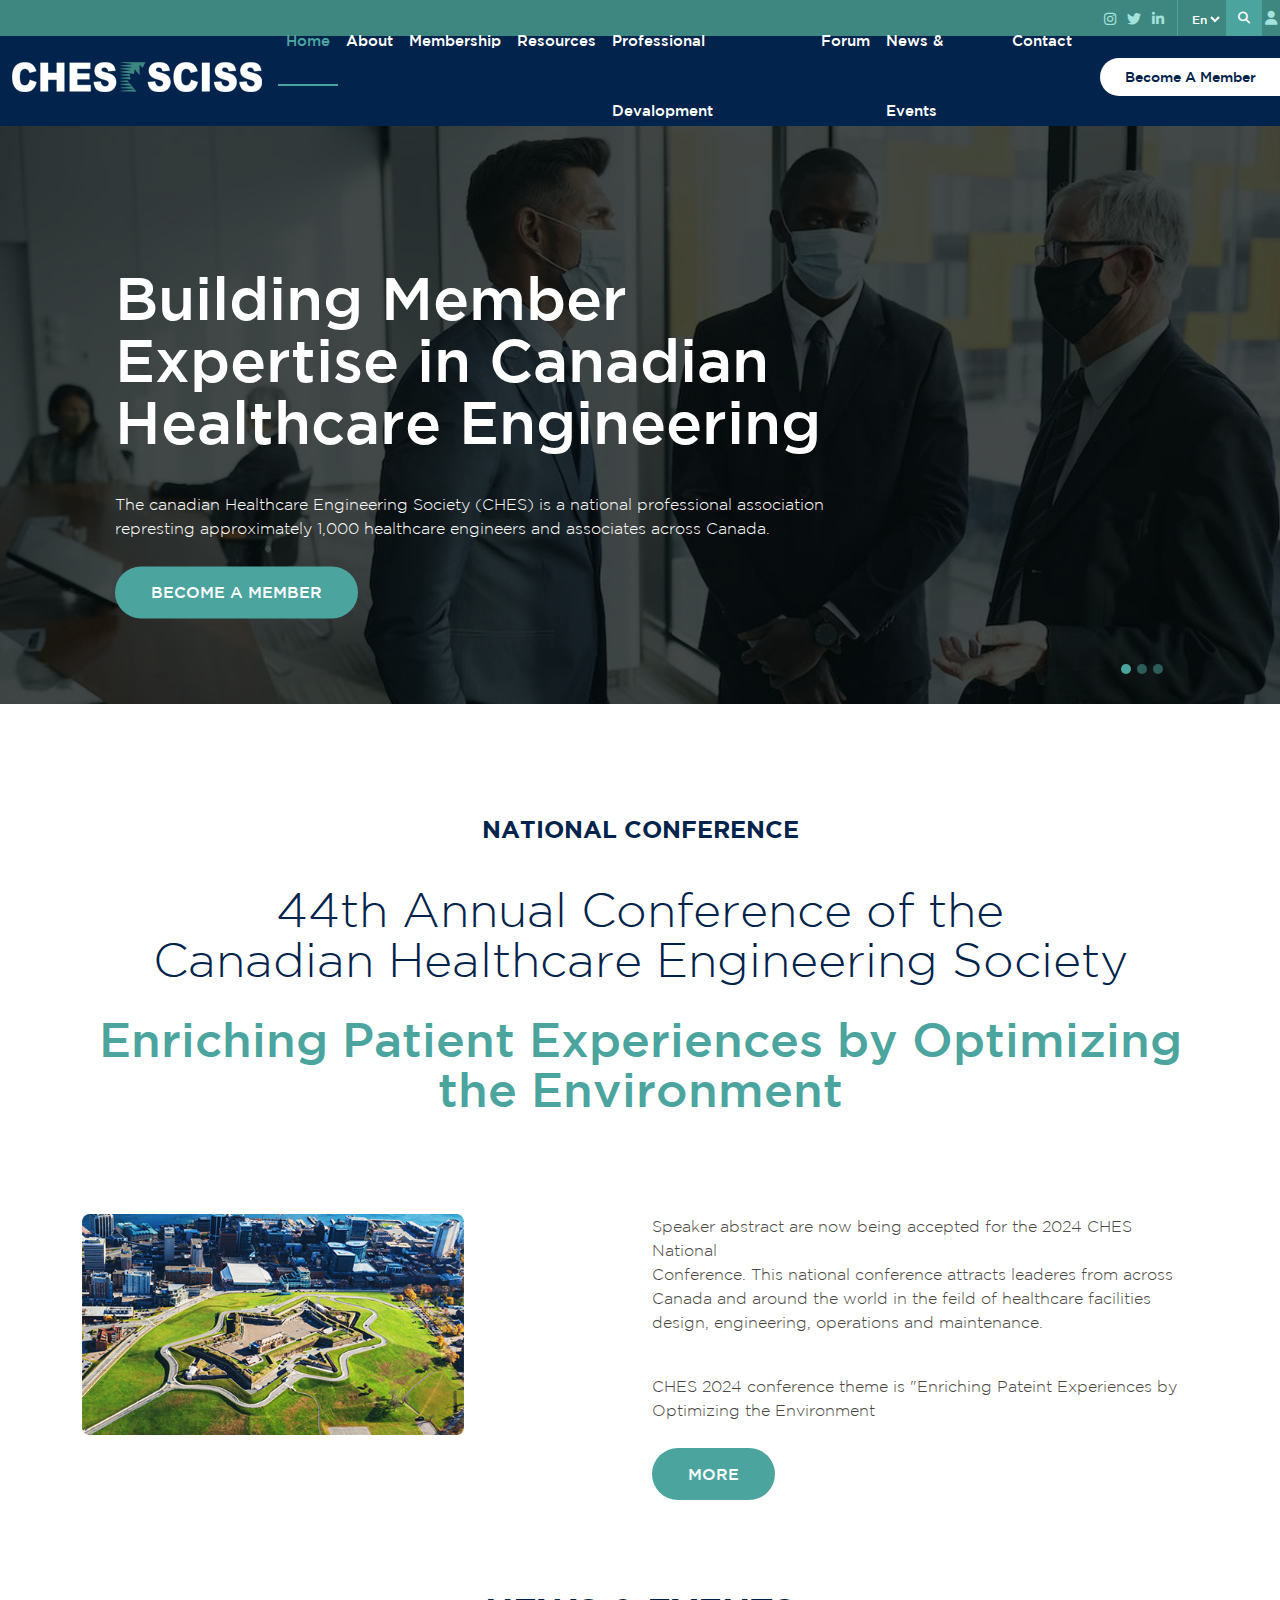
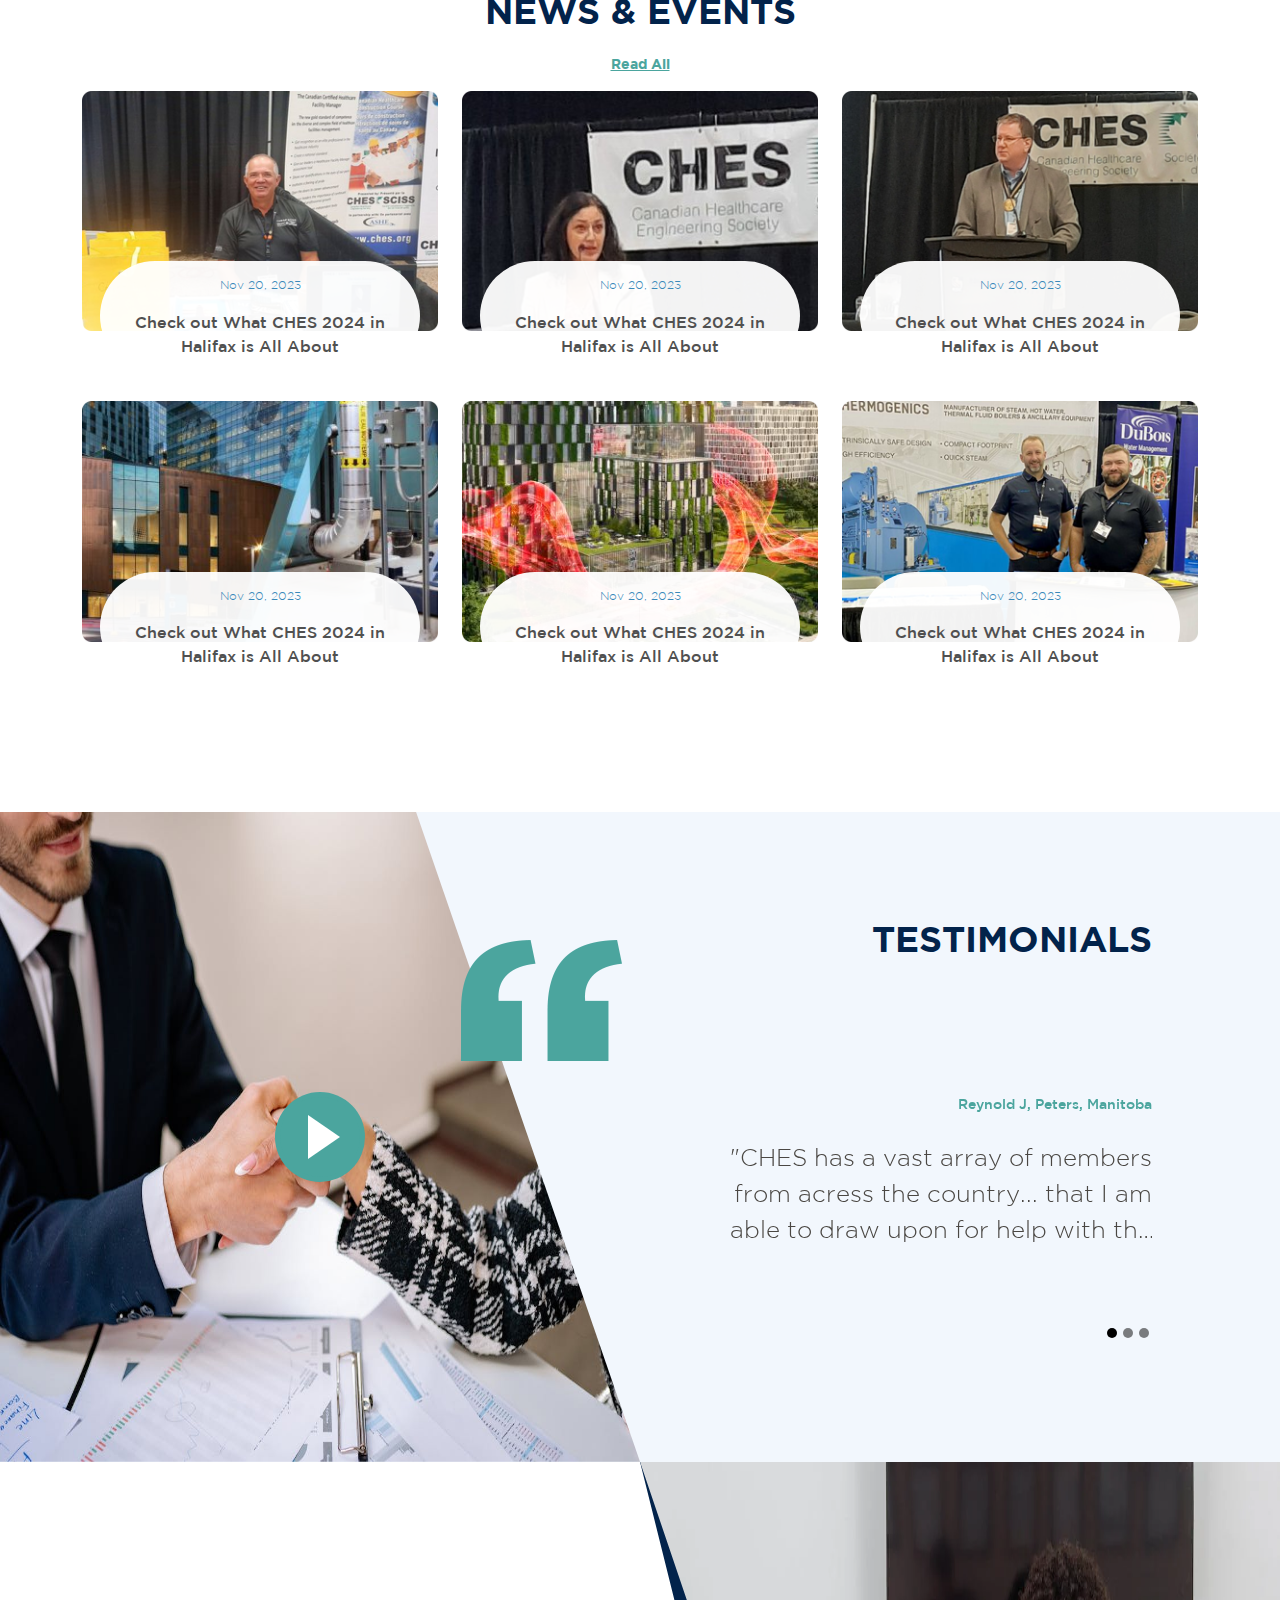
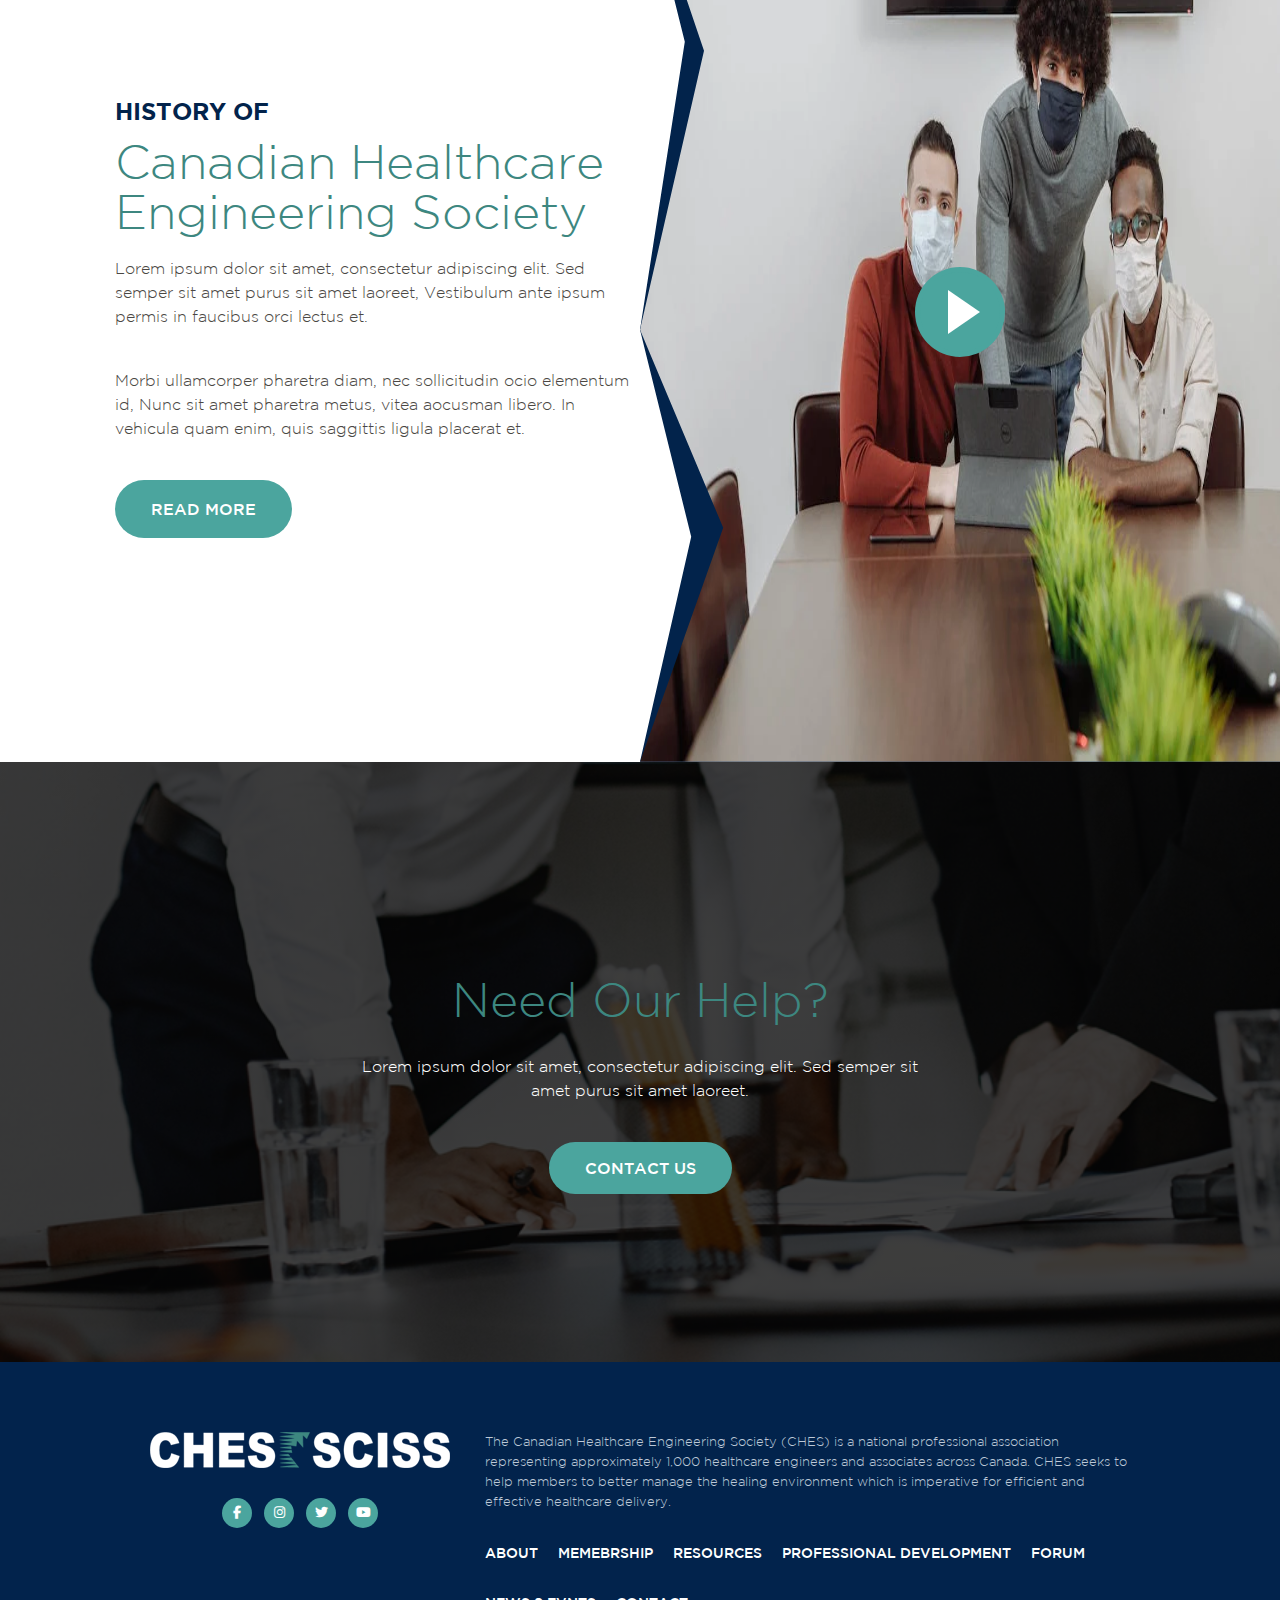
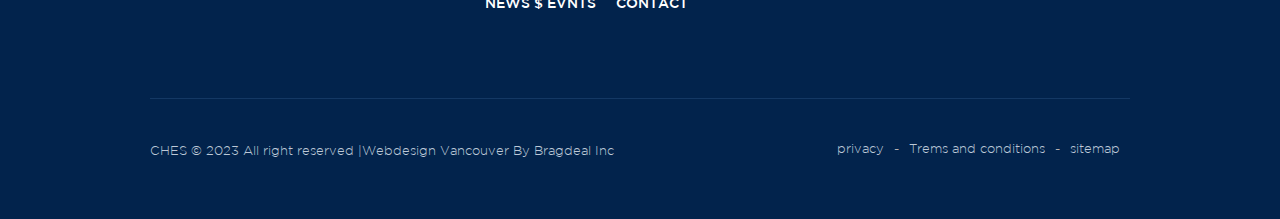
<file: index.html>
<!doctype html>
<html lang="en">
  <head>
    <!-- Required meta tags -->
    <meta charset="utf-8">
    <meta name="viewport" content="width=device-width, initial-scale=1">
    <link rel="icon" type="image/x-icon" href="img/fav.png">
    <!-- Bootstrap CSS -->
    <link href="css/bootstrap.min.css" rel="stylesheet">
    <link href="css/style.css" rel="stylesheet">
    <link rel="stylesheet" href="https://cdnjs.cloudflare.com/ajax/libs/font-awesome/6.5.1/css/all.min.css" crossorigin="anonymous" referrerpolicy="no-referrer" />
    <title>CHES SCISS</title>
  </head>
  <body>
    <!-- Header start -->
    <header>
      <div class="top-bar">
        <div>
          <a href="#"><i class="fa-brands fa-instagram fa"></i></a>
          <a href="#"><i class="fa-brands fa-twitter"></i></a>
          <a href="#"><i class="fa-brands fa-linkedin-in"></i></a>
        </div>
        <div class="search-area">
          <div>
            <select class="selectpicker" data-width="fit">
              <option
                data-content='<span class="flag-icon flag-icon-us"></span> English'>En</option>
              <option
                data-content='<span class="flag-icon flag-icon-mx"></span> Español'>Fr</option>
            </select>
          </div>
          <button onclick="openSearch()"><i
              class="fa-solid fa-magnifying-glass"></i></button>
              <a href="my-account.html" class="bg-none"><i
                class="fa-solid fa-user"></i></a>
        </div>
      </div>
      <nav class="navbar navbar-expand-lg navbar-light to-nav-bg">
        <div class="container-fluid">
            <a class="navbar-brand" href="index.html"><img src="img/logo.png" alt></a>
            <button class="navbar-toggler" type="button" data-bs-toggle="collapse"
                data-bs-target="#navbarSupportedContent"
                aria-controls="navbarSupportedContent" aria-expanded="false"
                aria-label="Toggle navigation">
                <img src="img/menubar.png" alt="" width="20">
            </button>
            <div class="collapse navbar-collapse" id="navbarSupportedContent">
              <ul class="navbar-nav mb-2 mb-lg-0">
                <li class="nav-item">
                  <a class="nav-link active" aria-current="page" href="index.html">Home</a>
                </li>
                <li class="nav-item">
                  <a class="nav-link" href="about-us.html">About</a>
                </li>
                <li class="nav-item">
                  <a class="nav-link" href="membership.html">Membership</a>
                </li>
                <li class="nav-item">
                  <a class="nav-link" href="resources.html">Resources</a>
                </li>
                <li class="nav-item">
                  <a class="nav-link" href="professional-development.html">Professional Devalopment</a>
                </li>
                <li class="nav-item">
                  <a class="nav-link" href="forum.html">Forum</a>
                </li>
                <li class="nav-item">
                  <a class="nav-link" href="news-events.html">News & Events</a>
                </li>
                <li class="nav-item">
                  <a class="nav-link" href="contact.html">Contact</a>
                </li>
              </ul>
              <form class="d-flex">
                <button class="become-member" type="submit">Become A
                  Member</button>
              </form>
            </div>
        </div>
    </nav>
    </header>
    <!-- banner Slider start -->
    <section class="banner-area">
      <div id="carouselExampleCaptions" class="carousel slide"
        data-bs-ride="carousel">
        <div class="carousel-indicators">
          <button type="button" data-bs-target="#carouselExampleCaptions"
            data-bs-slide-to="0" class="active" aria-current="true"
            aria-label="Slide 1"></button>
          <button type="button" data-bs-target="#carouselExampleCaptions"
            data-bs-slide-to="1" aria-label="Slide 2"></button>
          <button type="button" data-bs-target="#carouselExampleCaptions"
            data-bs-slide-to="2" aria-label="Slide 3"></button>
        </div>
        <div class="carousel-inner">
          <div class="carousel-item active">
            <img src="img/banner.png" class="d-block w-100" alt="...">
            <div class="carousel-caption">
              <div class="banner-text">
                <h1>Building Member Expertise in Canadian Healthcare
                  Engineering</h1>
                <p>The canadian Healthcare Engineering Society (CHES) is a
                  national professional association represting approximately
                  1,000
                  healthcare engineers and associates across Canada.</p>
                <a href="#" class="btn-style">BECOME A MEMBER</a>
              </div>
            </div>
          </div>
          <div class="carousel-item">
            <img src="img/banner.png" class="d-block w-100" alt="...">
            <div class="carousel-caption">
              <div class="banner-text">
                <h1>Building Member Expertise in Canadian Healthcare
                  Engineering</h1>
                <p>The canadian Healthcare Engineering Society (CHES) is a
                  national professional association represting approximately
                  1,000
                  healthcare engineers and associates across Canada.</p>
                <a href="#" class="btn-style">BECOME A MEMBER</a>
              </div>
            </div>
          </div>
          <div class="carousel-item">
            <img src="img/banner.png" class="d-block w-100" alt="...">
            <div class="carousel-caption">
              <div class="banner-text">
                <h1>Building Member Expertise in Canadian Healthcare
                  Engineering</h1>
                <p>The canadian Healthcare Engineering Society (CHES) is a
                  national professional association represting approximately
                  1,000
                  healthcare engineers and associates across Canada.</p>
                <a href="#" class="btn-style">BECOME A MEMBER</a>
              </div>
            </div>
          </div>
        </div>
      </div>
    </section>

    <!-- NATIONAL CONFERENCE start -->
    <section class="national-area mt-100">
      <div class="container">
        <div class="row">
          <div class="col-md-12">
            <h5>NATIONAL CONFERENCE</h5>
            <h4>44th Annual Conference of the <br>Canadian Healthcare
              Engineering Society</h4>
            <h3>Enriching Patient Experiences by Optimizing <br>the
              Environment</h3>
          </div>
        </div>
      </div>
    </section>
    <!--  start -->
    <section class="national-area mt-100">
      <div class="container">
        <div class="row mt-50">
          <div class="col-md-6">
            <div class="img-national">
              <img src="img/national.png" alt width="70%">
            </div>
          </div>
          <div class="col-md-6">
            <p>Speaker abstract are now being accepted for the 2024 CHES
              National <br>Conference. This national conference attracts
              leaderes from across <br>Canada and around the world in the feild
              of healthcare facilities design, engineering, operations and
              maintenance.<br><br></p>
            <p>CHES 2024 conference theme is "Enriching Pateint Experiences by
              Optimizing the Environment</p><br>
            <a href="#" class="btn-style">MORE</a>
          </div>
        </div>
      </div>
    </section>

    <!-- NEWS & EVETS start -->
    <section class="news-evets mt-100">
      <div class="container">
        <div class="row">
          <div class="col-12">
            <h2>NEWS & EVENTS</h2>
            <a class="sub-heading" href="#">Read All</a>
          </div>
          <div class="col-12 col-md-6 col-lg-4">
            <div class="card">
              <img src="img/news.png" alt>
              <div class="news-text">
                <h6>Nov 20, 2023</h6>
                <p>Check out What CHES 2024 in <br>Halifax is All About</p>
              </div>
            </div>
          </div>
          <div class="col-12 col-md-6 col-lg-4">
            <div class="card">
              <img src="img/news-2.png" alt>
              <div class="news-text">
                <h6>Nov 20, 2023</h6>
                <p>Check out What CHES 2024 in <br>Halifax is All About</p>
              </div>
            </div>
          </div>
          <div class="col-12 col-md-6 col-lg-4">
            <div class="card">
              <img src="img/news-3.png" alt>
              <div class="news-text">
                <h6>Nov 20, 2023</h6>
                <p>Check out What CHES 2024 in <br>Halifax is All About</p>
              </div>
            </div>
          </div>
          <div class="col-12 col-md-6 col-lg-4">
            <div class="card">
              <img src="img/news-4.png" alt>
              <div class="news-text">
                <h6>Nov 20, 2023</h6>
                <p>Check out What CHES 2024 in <br>Halifax is All About</p>
              </div>
            </div>
          </div>
          <div class="col-12 col-md-6 col-lg-4">
            <div class="card">
              <img src="img/news-6.png" alt>
              <div class="news-text">
                <h6>Nov 20, 2023</h6>
                <p>Check out What CHES 2024 in <br>Halifax is All About</p>
              </div>
            </div>
          </div>
          <div class="col-12 col-md-6 col-lg-4">
            <div class="card">
              <img src="img/news-7.png" alt>
              <div class="news-text">
                <h6>Nov 20, 2023</h6>
                <p>Check out What CHES 2024 in <br>Halifax is All About</p>
              </div>
            </div>
          </div>
        </div>
      </div>
    </section>

    <!-- TESTIMONIALS start -->
    <section class="testimonials_slider mt-100">
      <div class="container-fluid px-0">
        <div class="row">
          <div class="col-12">
            <div class="testimonials-area">
              <div class="test-img">
                <div class="play-btn">
                  <a  class="video-play-button" href="https://youtu.be/vlDzYIIOYmM" data-toggle="lightbox" data-gallery="youtubevideos">
                    <span></span>
                  </a>
                </div>
                <img src="img/test.png" alt>
              </div>
              <div class="testimonials">
                <div class="quoti-test"><img src="img/qut.png" alt></div>
                <div class="test-slide-area">
                  <h2>TESTIMONIALS</h2>
                  <div id="carouselExampleDark"  class="carousel carousel-dark slide" data-bs-ride="carousel">
                    <div class="carousel-indicators">
                      <button type="button" data-bs-target="#carouselExampleDark"
                        data-bs-slide-to="0" class="active" aria-current="true"
                        aria-label="Slide 1"></button>
                      <button type="button" data-bs-target="#carouselExampleDark"
                        data-bs-slide-to="1" aria-label="Slide 2"></button>
                      <button type="button" data-bs-target="#carouselExampleDark"
                        data-bs-slide-to="2" aria-label="Slide 3"></button>
                    </div>
                    <div class="carousel-inner">
                      <div class="carousel-item active" data-bs-interval="2000">
                        <div class="carousel-caption">
                          <h6>Reynold J, Peters, Manitoba</h6>
                          <p>"CHES has a vast array of members from acress the country... that I am able to draw upon for help with the planning and maintenance of our facilities."</p>
                        </div>
                      </div>
                      <div class="carousel-item" data-bs-interval="2000">
                        <div class="carousel-caption">
                          <h6>Reynold J, Peters, Manitoba</h6>
                          <p>"CHES has a vast array of members from acress the country... that I am able to draw upon for help with the planning and maintenance of our facilities."</p>
                        </div>
                      </div>
                      <div class="carousel-item">
                        <div class="carousel-caption">
                          <h6>Reynold J, Peters, Manitoba</h6>
                          <p>"CHES has a vast array of members from acress the country... that I am able to draw upon for help with the planning and maintenance of our facilities."</p>
                        </div>
                      </div>
                    </div>
                  </div>
                </div>
              </div>
            </div>
          </div>
        </div>
      </div>
    </section>

    <!-- HISTORY OF start -->
    <section class="history-section">
      <div class="container-fluid px-0">
        <div class="row">
          <div class="col-12">
            <div class="history-area">
              <div class="history-text">
                <h3>HISTORY OF</h3>
                <h4>Canadian Healthcare Engineering Society</h4>
                <p>Lorem ipsum dolor sit amet, consectetur adipiscing elit. Sed
                  semper sit amet purus sit amet laoreet, Vestibulum ante ipsum
                  permis in faucibus orci lectus et.
                </p>
                <p>Morbi ullamcorper pharetra diam, nec sollicitudin ocio
                  elementum id, Nunc sit amet pharetra metus, vitea aocusman
                  libero. In vehicula quam enim, quis saggittis ligula placerat
                  et.</p>
                <a href="#" class="btn-style">READ MORE</a>
              </div>
              <div class="his-img">
                <div class="history-img"><img src="img/history.png" alt></div>
                <div class="play-btn">
                  <!-- <button type="button"
                    data-bs-toggle="modal" data-bs-target="#staticBackdrop">
                    <span></span>
                  </button> -->
                  <a  class="video-play-button" href="https://youtu.be/vlDzYIIOYmM" data-toggle="lightbox" data-gallery="youtubevideos">
                    <span></span>
                  </a>
                </div>
              </div>
            </div>
          </div>
        </div>
      </div>
    </section>
    <!-- HISTORY OF start -->
    <!-- <section class="history-section">
      <div class="container-fluid px-0">
        <div class="row">
          <div class="col-12">
            <div class="history-area">
              <div class="his-img">
                <div class="history-img-left"><img src="img/history.png" alt></div>
                <div class="play-btn">
                  <a  class="video-play-button" href="https://youtu.be/vlDzYIIOYmM" data-toggle="lightbox" data-gallery="youtubevideos">
                    <span></span>
                  </a>
                </div>
              </div>
              <div class="history-text">
                <h3>HISTORY OF</h3>
                <h4>Canadian Healthcare Engineering Society</h4>
                <p>Lorem ipsum dolor sit amet, consectetur adipiscing elit. Sed
                  semper sit amet purus sit amet laoreet, Vestibulum ante ipsum
                  permis in faucibus orci lectus et.
                </p>
                <p>Morbi ullamcorper pharetra diam, nec sollicitudin ocio
                  elementum id, Nunc sit amet pharetra metus, vitea aocusman
                  libero. In vehicula quam enim, quis saggittis ligula placerat
                  et.</p>
                <a href="#" class="btn-style">READ MORE</a>
              </div>
            </div>
          </div>
        </div>
      </div>
    </section> -->

    <!-- start need-help -->
    <section class="need-help">
      <div class="container-fluid px-0">
        <div class="row gx-0">
          <div class="col-md-12">
            <div class="text">
              <h4>need our help?</h4>
              <p>Lorem ipsum dolor sit amet, consectetur adipiscing elit. Sed
                semper sit amet purus sit amet laoreet.</p>
              <br>
              <a href="#" class="btn-style">contact us</a>
            </div>
          </div>
        </div>
      </div>
    </section>

    <!-- start Footer -->
    <footer>
      <div class="container-fluid px-0">
        <div class="hr-row">
          <div class="row">
            <div class="col-md-4">
              <div class="footer-left-content">
                <div class="logo">
                  <img src="img/logo-foot.png" alt>
                </div>
                <div class="social-icons">
                  <ul>
                    <li><a href="#"><i
                          class="fa-brands fa-facebook-f"></i></a></li>
                    <li><a href="#"><i
                          class="fa-brands fa-instagram"></i></a></li>
                    <li><a href="#"><i
                          class="fa-brands fa-twitter"></i></a></li>
                    <li><a href="#"><i
                          class="fa-brands fa-youtube"></i></a></li>
                  </ul>
                </div>
              </div>
            </div>
            <div class="col-md-8">
              <div class="footer-right-content">
                <p>The Canadian Healthcare Engineering Society (CHES) is a
                  national professional association representing approximately
                  1,000 healthcare engineers and associates across Canada. CHES
                  seeks to help members to better manage the healing environment
                  which is imperative for efficient and effective healthcare
                  delivery.</p>
                <ul>
                  <li><a href="#">about</a></li>
                  <li><a href="#">memebrship</a></li>
                  <li><a href="#">resources</a></li>
                  <li><a href="#">professional development</a></li>
                  <li><a href="#">forum</a></li>
                  <li><a href="#">news $ evnts</a></li>
                  <li><a href="#">contact</a></li>
                </ul>
              </div>
            </div>
          </div>
        </div>
      </div>
      <div class="container-fluid px-0">
        <div class="footer-bar">
          <div class="row gx-0">
            <div class="col-md-6">
              <p> CHES &copy; 2023 All right reserved |Webdesign Vancouver By
                Bragdeal Inc</p>
            </div>
            <div class="col-md-6">
              <div class="links">
                <ul>
                  <li><a href="#">privacy </a></li>
                  <li>-</li>
                  <li><a href="#">Trems and conditions</a></li>
                  <li>-</li>
                  <li><a href="#">sitemap</a></li>
                </ul>
              </div>
            </div>
          </div>
        </div>
      </div>
    </footer>

    <!-- Modal Video Start-->
    <div class="modal fade" id="staticBackdrop" data-bs-backdrop="static"
      data-bs-keyboard="false" tabindex="-1"
      aria-labelledby="staticBackdropLabel" aria-hidden="true">
      <div class="modal-dialog modal-dialog-centered">
        <div class="modal-content video-model">
          <div class="modal-body">
            <button type="button" class="btn-video-close"
              data-bs-dismiss="modal"><i class="fa fa-close"></i></button>
            <iframe src="https://www.youtube.com/embed/vlDzYIIOYmM"
              title="YouTube video" allowfullscreen></iframe>
          </div>
        </div>
      </div>
    </div>
    <!-- sarc -->
    <div id="searchbar" class="overlay">
      <span class="closebtn" onclick="closeSearch()"
        title="Close Overlay">×</span>
      <div class="overlay-content">
        <form action="/action_page.php">
          <input type="text" placeholder="Search.." name="search">
          <button type="submit"><i class="fa fa-search"></i></button>
        </form>
      </div>
    </div>
    <!-- Option 1: Bootstrap Bundle with Popper -->
    <script src="js/jquery-2.1.1.js"></script>
    <script src="js/bootstrap.bundle.min.js"></script>
    <script src="js/index.bundle.min.js"></script>
    <script>
      $(function(){
          $('.selectpicker').selectpicker();
      });
      function openSearch() {
        document.getElementById("searchbar").style.display = "block";
      }
      
      function closeSearch() {
        document.getElementById("searchbar").style.display = "none";
      }
    </script>
  </body>
</html>
</file>
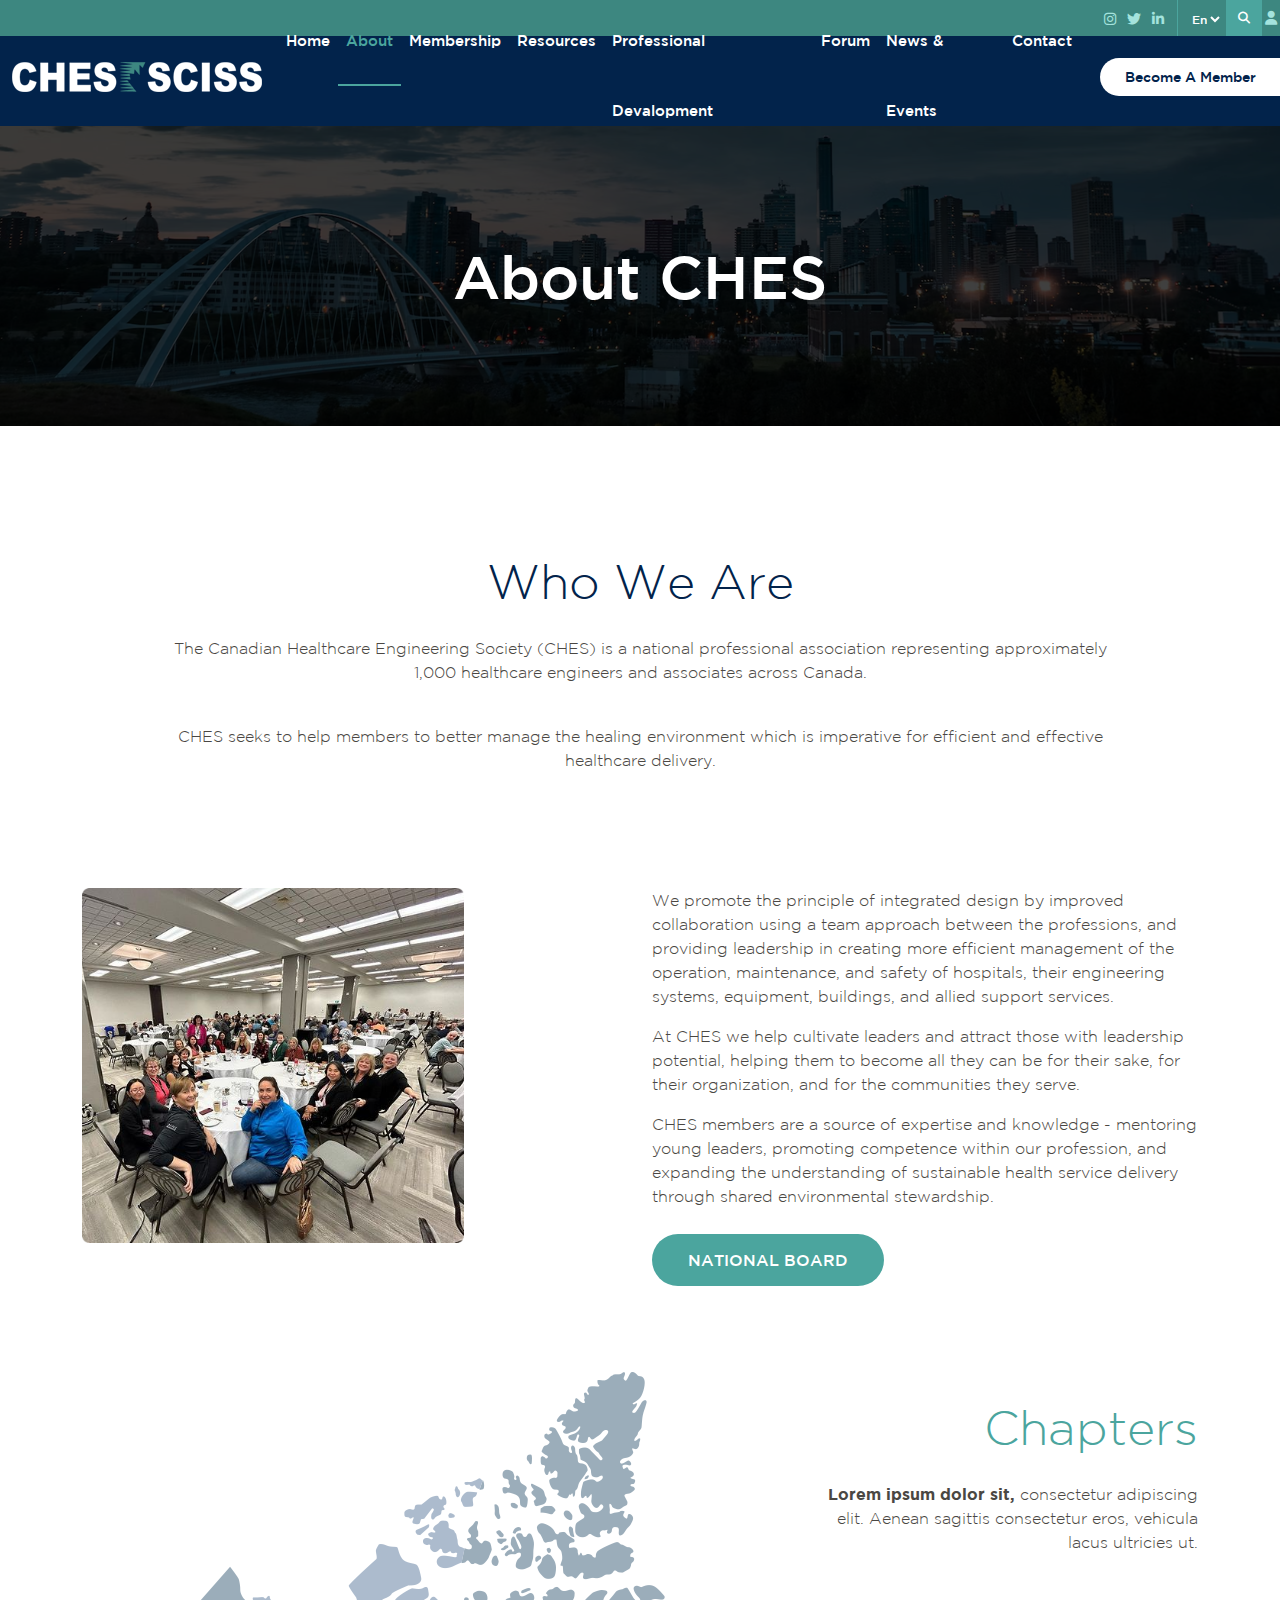
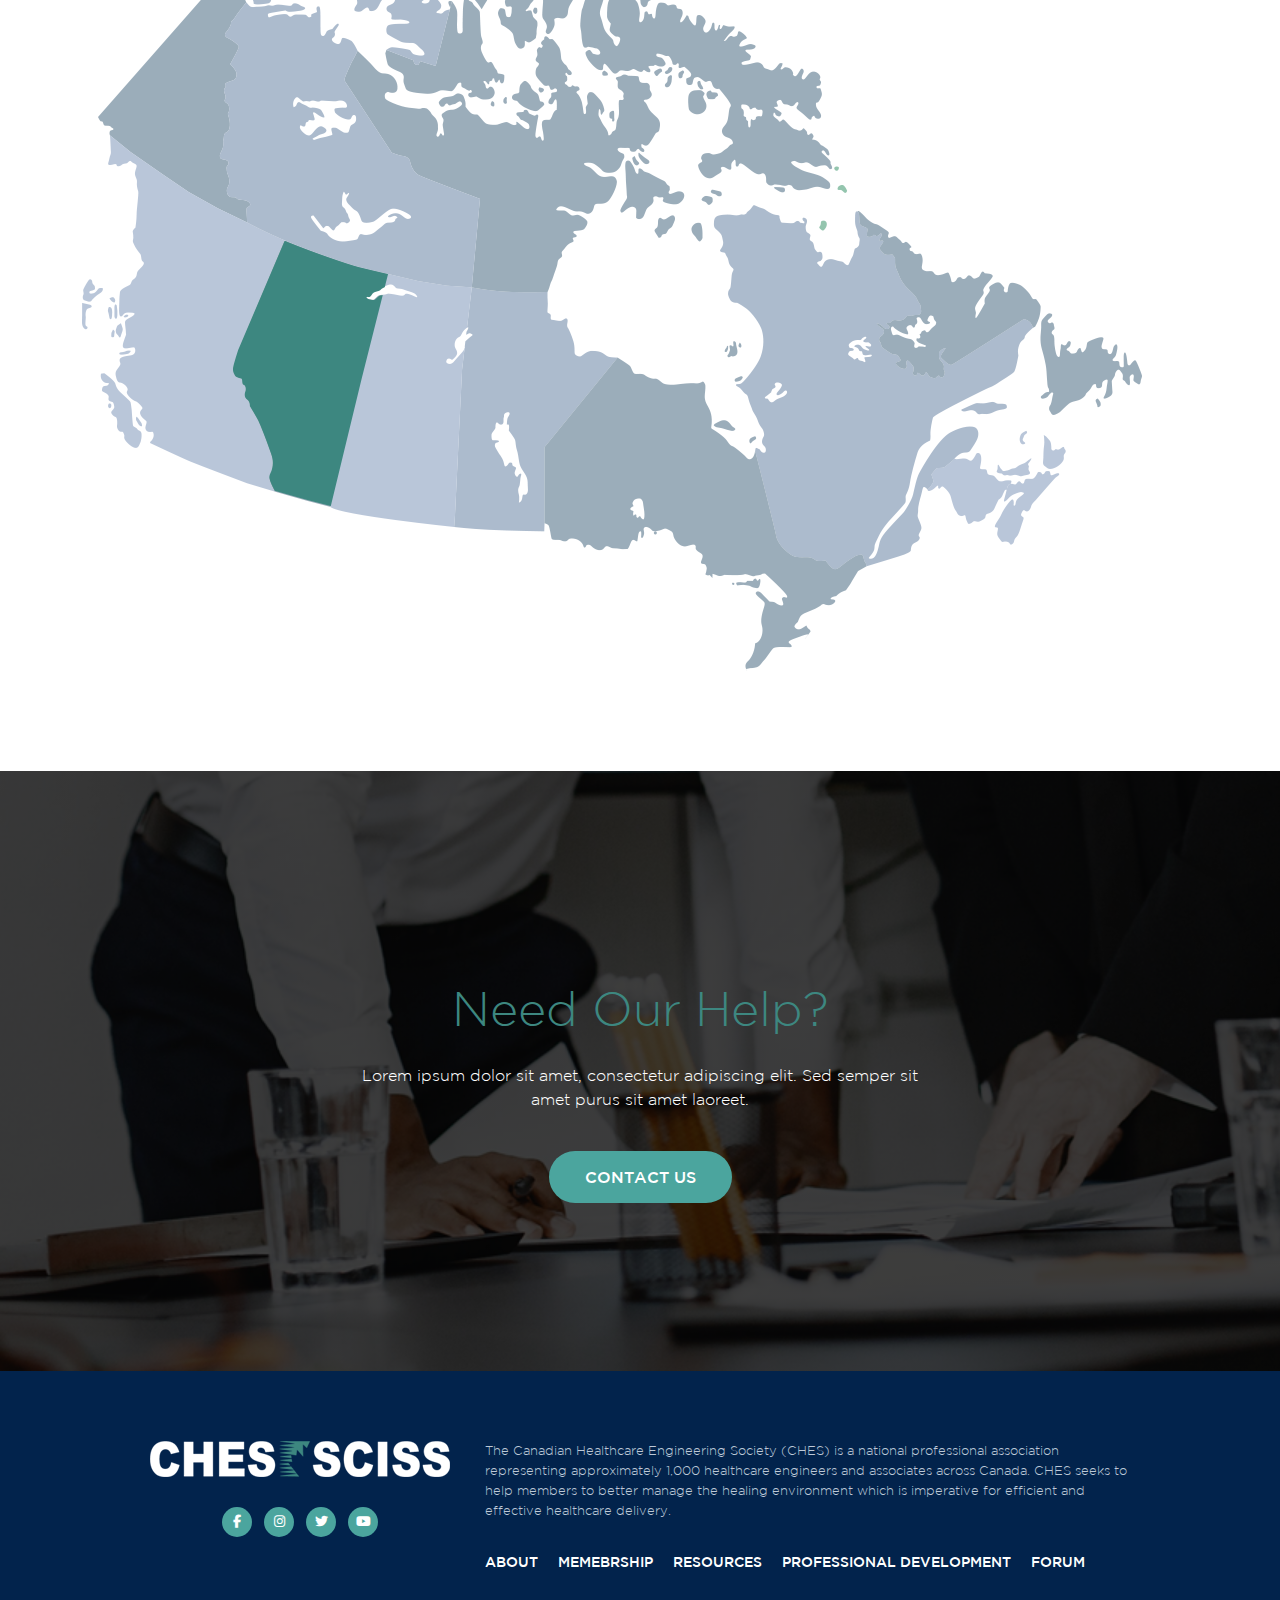
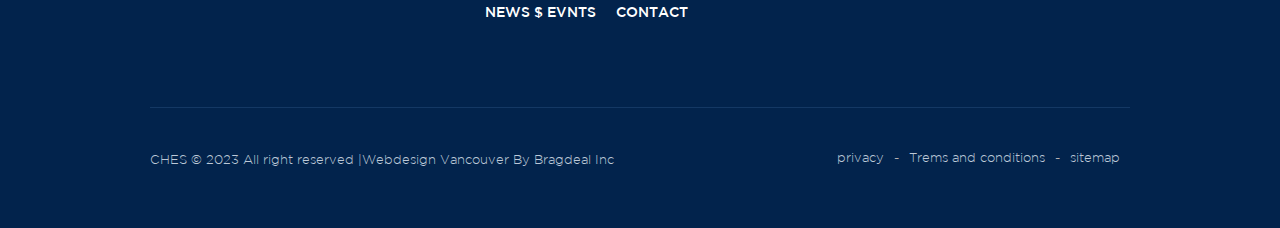
<file: about-us.html>
<!doctype html>
<html lang="en">
  <head>
    <!-- Required meta tags -->
    <meta charset="utf-8">
    <meta name="viewport" content="width=device-width, initial-scale=1">
    <!-- Bootstrap CSS -->
    <link href="css/bootstrap.min.css" rel="stylesheet">
    <link href="css/style.css" rel="stylesheet">
    
    <link rel="icon" type="image/x-icon" href="img/fav.png">
    <link rel="stylesheet"
      href="https://cdnjs.cloudflare.com/ajax/libs/font-awesome/6.5.1/css/all.min.css"
      crossorigin="anonymous" referrerpolicy="no-referrer" />
    <title>CHES SCISS</title>
  </head>
  <body>
    <!-- Header start -->
    <header>
      <div class="top-bar">
        <div>
          <a href="#"><i class="fa-brands fa-instagram fa"></i></a>
          <a href="#"><i class="fa-brands fa-twitter"></i></a>
          <a href="#"><i class="fa-brands fa-linkedin-in"></i></a>
        </div>
        <div class="search-area">
          <div>
            <select class="selectpicker" data-width="fit">
              <option
                data-content='<span class="flag-icon flag-icon-us"></span> English'>En</option>
              <option
                data-content='<span class="flag-icon flag-icon-mx"></span> Español'>Fr</option>
            </select>
          </div>
          <button onclick="openSearch()"><i
              class="fa-solid fa-magnifying-glass"></i></button>
              <a href="my-account.html" class="bg-none"><i
                class="fa-solid fa-user"></i></a>
        </div>
      </div>
      <nav class="navbar navbar-expand-lg navbar-light to-nav-bg">
        <div class="container-fluid">
          <a class="navbar-brand" href="index.html"><img src="img/logo.png"
              alt></a>
          <button class="navbar-toggler" type="button" data-bs-toggle="collapse"
            data-bs-target="#navbarSupportedContent"
            aria-controls="navbarSupportedContent" aria-expanded="false"
            aria-label="Toggle navigation">
            <img src="img/menubar.png" alt width="20">
          </button>
          <div class="collapse navbar-collapse" id="navbarSupportedContent">
            <ul class="navbar-nav mb-2 mb-lg-0">
              <li class="nav-item">
                <a class="nav-link" aria-current="page"
                  href="index.html">Home</a>
              </li>
              <li class="nav-item">
                <a class="nav-link active" href="about-us.html">About</a>
              </li>
              <li class="nav-item">
                <a class="nav-link" href="membership.html">Membership</a>
              </li>
              <li class="nav-item">
                <a class="nav-link" href="resources.html">Resources</a>
              </li>
              <li class="nav-item">
                <a class="nav-link" href="professional-development.html">Professional Devalopment</a>
              </li>
              <li class="nav-item">
                <a class="nav-link" href="forum.html">Forum</a>
              </li>
              <li class="nav-item">
                <a class="nav-link" href="news-events.html">News & Events</a>
              </li>
              <li class="nav-item">
                <a class="nav-link" href="contact.html">Contact</a>
              </li>
            </ul>
            <form class="d-flex">
              <button class="become-member" type="submit">Become A
                Member</button>
            </form>
          </div>
        </div>
      </nav>
    </header>

    <!-- NATIONAL CONFERENCE start -->
    <section class="sub-banner">
      <div class="img-area"><img src="img/ch-banner.png" alt></div>
      <div class="sub-banner-text">
        <h1>About CHES</h1>
      </div>
    </section>
    <!-- NATIONAL CONFERENCE start -->
    <section class="national-area mt-100">
      <div class="container">
        <div class="row">
          <div class="col-md-12">
            <h4>Who We Are</h4>
            <p class="text-center">
              The Canadian Healthcare Engineering Society (CHES) is a national
              professional association representing approximately<br> 1,000
              healthcare engineers and associates across Canada.
            </p>
            <br>
            <p class="text-center">
              CHES seeks to help members to better manage the healing
              environment which is imperative for efficient and effective<br>
              healthcare delivery.
            </p>
          </div>
        </div>
      </div>
    </section>
    <!--  start -->
    <section class="national-area mt-100">
      <div class="container">
        <div class="row mt-50">
          <div class="col-md-6">
            <div class="img-national">
              <img src="img/about-how.png" alt width="70%">
            </div>
          </div>
          <div class="col-md-6">
            <p>We promote the principle of integrated design by improved collaboration using a team approach between the professions, and providing leadership in creating more efficient management of the operation, maintenance, and safety of hospitals, their engineering systems, equipment, buildings, and allied support services.
            </p><p>
              At CHES we help cultivate leaders and attract those with leadership potential, helping them to become all they can be for their sake, for their organization, and for the communities they serve.
            </p><p>
              CHES members are a source of expertise and knowledge - mentoring young leaders, promoting competence within our profession, and expanding the understanding of sustainable health service delivery through shared environmental stewardship.</p><br>
            <a href="#" class="btn-style">NAtional Board</a>
          </div>
        </div>
      </div>
    </section>

    <!-- TESTIMONIALS start -->
    <section class="mt-100">
      <div class="container ">
        <div class="row">
          <div class="col-12">
            <div class="map-area">
              <img src="img/map.png" alt="map">
              <div class="map-text">
                <h4>Chapters</h4>
                  <p><strong>Lorem ipsum dolor sit,</strong> consectetur adipiscing elit. Aenean sagittis consectetur eros, vehicula lacus ultricies ut.</p>
              </div>
            </div>
          </div>
        </div>
      </div>
    </section>

    <!-- start need-help -->
    <section class="need-help mt-100">
      <div class="container-fluid px-0">
        <div class="row gx-0">
          <div class="col-md-12">
            <div class="text">
              <h4>need our help?</h4>
              <p>Lorem ipsum dolor sit amet, consectetur adipiscing elit. Sed
                semper sit amet purus sit amet laoreet.</p>
              <br>
              <a href="#" class="btn-style">contact us</a>
            </div>
          </div>
        </div>
      </div>
    </section>

    <!-- start Footer -->
    <footer>
      <div class="container-fluid px-0">
        <div class="hr-row">
          <div class="row">
            <div class="col-md-4">
              <div class="footer-left-content">
                <div class="logo">
                  <img src="img/logo-foot.png" alt>
                </div>
                <div class="social-icons">
                  <ul>
                    <li><a href="#"><i
                          class="fa-brands fa-facebook-f"></i></a></li>
                    <li><a href="#"><i
                          class="fa-brands fa-instagram"></i></a></li>
                    <li><a href="#"><i
                          class="fa-brands fa-twitter"></i></a></li>
                    <li><a href="#"><i
                          class="fa-brands fa-youtube"></i></a></li>
                  </ul>
                </div>
              </div>
            </div>
            <div class="col-md-8">
              <div class="footer-right-content">
                <p>The Canadian Healthcare Engineering Society (CHES) is a
                  national professional association representing approximately
                  1,000 healthcare engineers and associates across Canada. CHES
                  seeks to help members to better manage the healing environment
                  which is imperative for efficient and effective healthcare
                  delivery.</p>
                <ul>
                  <li><a href="#">about</a></li>
                  <li><a href="#">memebrship</a></li>
                  <li><a href="#">resources</a></li>
                  <li><a href="#">professional development</a></li>
                  <li><a href="#">forum</a></li>
                  <li><a href="#">news $ evnts</a></li>
                  <li><a href="#">contact</a></li>
                </ul>
              </div>
            </div>
          </div>
        </div>
      </div>
      <div class="container-fluid px-0">
        <div class="footer-bar">
          <div class="row gx-0">
            <div class="col-md-6">
              <p> CHES &copy; 2023 All right reserved |Webdesign Vancouver By
                Bragdeal Inc</p>
            </div>
            <div class="col-md-6">
              <div class="links">
                <ul>
                  <li><a href="#">privacy </a></li>
                  <li>-</li>
                  <li><a href="#">Trems and conditions</a></li>
                  <li>-</li>
                  <li><a href="#">sitemap</a></li>
                </ul>
              </div>
            </div>
          </div>
        </div>
      </div>
    </footer>

    <!-- Modal Video Start-->
    <div class="modal fade" id="staticBackdrop" data-bs-backdrop="static"
      data-bs-keyboard="false" tabindex="-1"
      aria-labelledby="staticBackdropLabel" aria-hidden="true">
      <div class="modal-dialog modal-dialog-centered">
        <div class="modal-content video-model">
          <div class="modal-body">
            <button type="button" class="btn-video-close"
              data-bs-dismiss="modal"><i class="fa fa-close"></i></button>
            <iframe src="https://www.youtube.com/embed/vlDzYIIOYmM"
              title="YouTube video" allowfullscreen></iframe>
          </div>
        </div>
      </div>
    </div>
    <!-- sarc -->
    <div id="searchbar" class="overlay">
      <span class="closebtn" onclick="closeSearch()"
        title="Close Overlay">×</span>
      <div class="overlay-content">
        <form action="/action_page.php">
          <input type="text" placeholder="Search.." name="search">
          <button type="submit"><i class="fa fa-search"></i></button>
        </form>
      </div>
    </div>
    <!-- Option 1: Bootstrap Bundle with Popper -->
    <script src="js/jquery-2.1.1.js"></script>
    <script src="js/bootstrap.bundle.min.js"></script>
    <script>
      $(function(){
          $('.selectpicker').selectpicker();
      });
      function openSearch() {
        document.getElementById("searchbar").style.display = "block";
      }
      
      function closeSearch() {
        document.getElementById("searchbar").style.display = "none";
      }
    </script>

  </body>
</html>
</file>
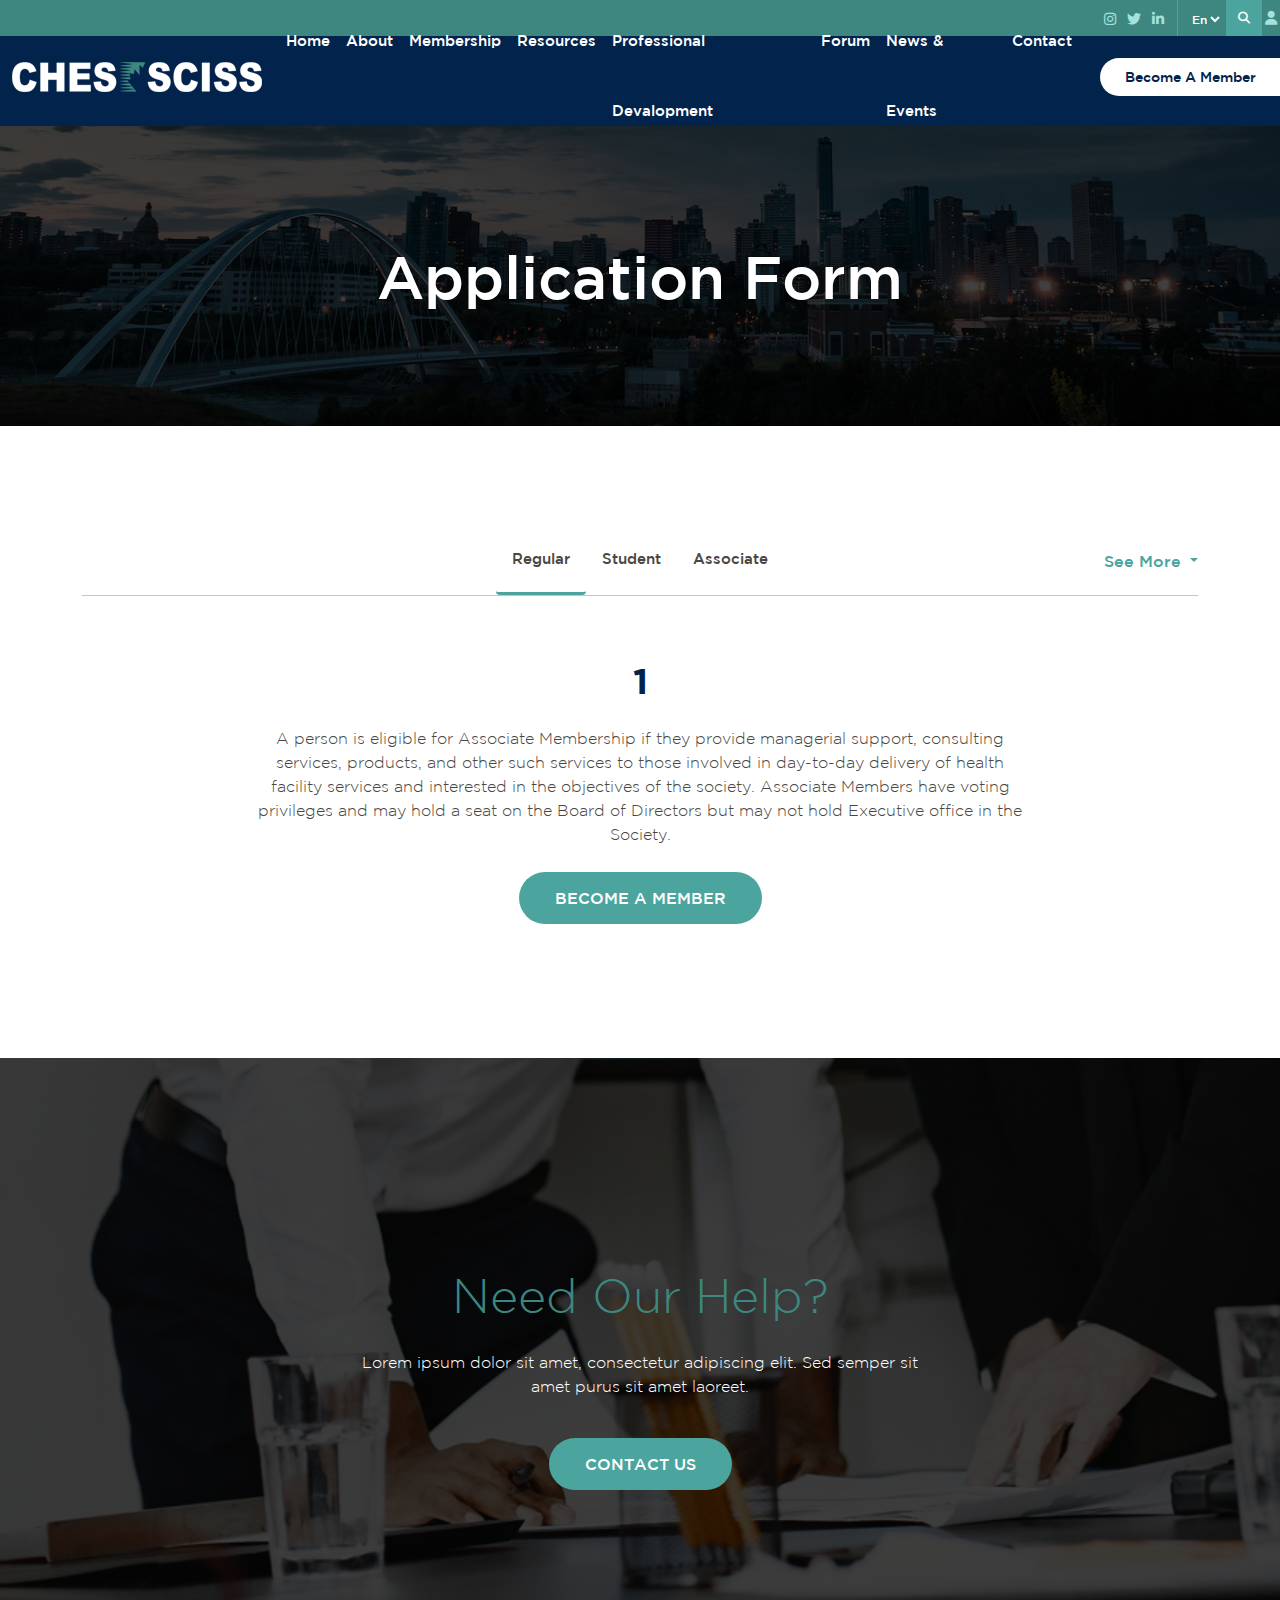
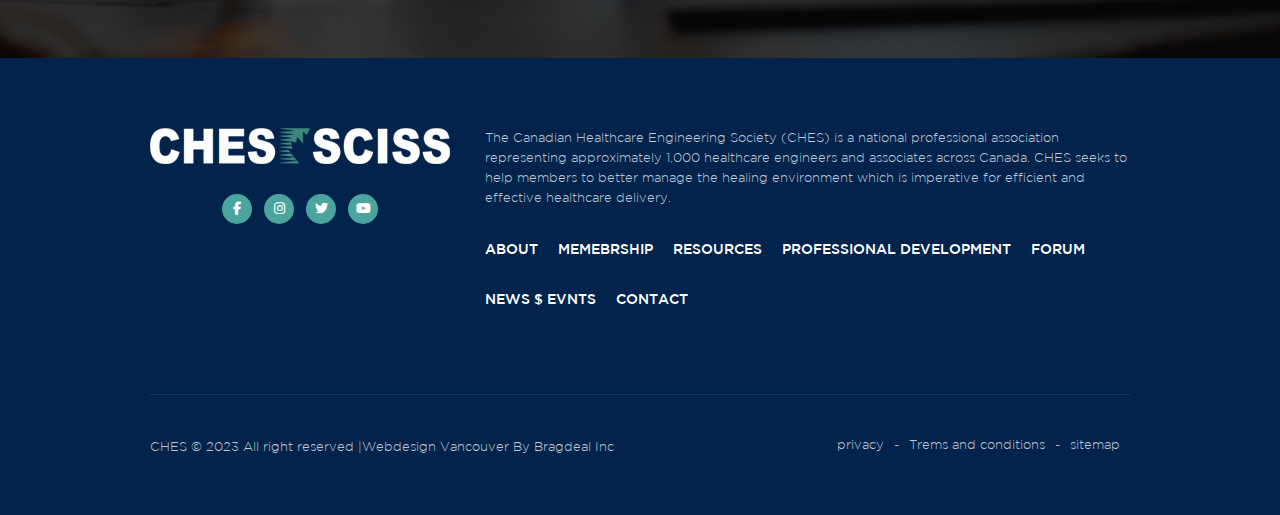
<file: application-form.html>
<!doctype html>
<html lang="en">
  <head>
    <!-- Required meta tags -->
    <meta charset="utf-8">
    <meta name="viewport" content="width=device-width, initial-scale=1">
    <!-- Bootstrap CSS -->
    <link href="css/bootstrap.min.css" rel="stylesheet">
    <link href="css/style.css" rel="stylesheet">
    <link
      href="https://cdnjs.cloudflare.com/ajax/libs/OwlCarousel2/2.3.4/assets/owl.carousel.min.css"
      rel="stylesheet">
    <link href="css/slick.css" rel="stylesheet">
    <link rel="icon" type="image/x-icon" href="img/fav.png">
    <link rel="stylesheet"
      href="https://cdnjs.cloudflare.com/ajax/libs/font-awesome/6.5.1/css/all.min.css"
      crossorigin="anonymous" referrerpolicy="no-referrer" />
    <title>CHES SCISS</title>
  </head>
  <body>
    <!-- Header start -->
    <header>
      <div class="top-bar">
        <div>
          <a href="#"><i class="fa-brands fa-instagram fa"></i></a>
          <a href="#"><i class="fa-brands fa-twitter"></i></a>
          <a href="#"><i class="fa-brands fa-linkedin-in"></i></a>
        </div>
        <div class="search-area">
          <div>
            <select class="selectpicker" data-width="fit">
              <option
                data-content='<span class="flag-icon flag-icon-us"></span> English'>En</option>
              <option
                data-content='<span class="flag-icon flag-icon-mx"></span> Español'>Fr</option>
            </select>
          </div>
          <button onclick="openSearch()"><i
              class="fa-solid fa-magnifying-glass"></i></button>
          <a href="my-account.html" class="bg-none"><i
              class="fa-solid fa-user"></i></a>
        </div>
      </div>
      <nav class="navbar navbar-expand-lg navbar-light to-nav-bg">
        <div class="container-fluid">
          <a class="navbar-brand" href="index.html"><img src="img/logo.png"
              alt></a>
          <button class="navbar-toggler" type="button" data-bs-toggle="collapse"
            data-bs-target="#navbarSupportedContent"
            aria-controls="navbarSupportedContent" aria-expanded="false"
            aria-label="Toggle navigation">
            <img src="img/menubar.png" alt width="20">
          </button>
          <div class="collapse navbar-collapse" id="navbarSupportedContent">
            <ul class="navbar-nav mb-2 mb-lg-0">
              <li class="nav-item">
                <a class="nav-link" aria-current="page"
                  href="index.html">Home</a>
              </li>
              <li class="nav-item">
                <a class="nav-link" href="about-us.html">About</a>
              </li>
              <li class="nav-item">
                <a class="nav-link" href="membership.html">Membership</a>
              </li>
              <li class="nav-item">
                <a class="nav-link" href="resources.html">Resources</a>
              </li>
              <li class="nav-item">
                <a class="nav-link"
                  href="professional-development.html">Professional
                  Devalopment</a>
              </li>
              <li class="nav-item">
                <a class="nav-link" href="forum.html">Forum</a>
              </li>
              <li class="nav-item">
                <a class="nav-link" href="news-events.html">News & Events</a>
              </li>
              <li class="nav-item">
                <a class="nav-link" href="contact.html">Contact</a>
              </li>
            </ul>
            <form class="d-flex">
              <button class="become-member" type="submit">Become A
                Member</button>
            </form>
          </div>
        </div>
      </nav>
    </header>

    <!-- Sub Banner start -->
    <section class="sub-banner">
      <div class="img-area"><img src="img/ch-banner.png" alt></div>
      <div class="sub-banner-text">
        <h1>Application Form</h1>
      </div>
    </section>

    <!--Application Form start -->
    <section class="mt-100">
      <div class="container">
        <div class="row">
          <div class="col-md-12">
            <div class="associate-area mb-5">
              <ul class="nav nav-pills mb-3" id="pills-tab" role="tablist">
                <li class="nav-item" role="presentation">
                  <button class="nav-link active" id="pills-home-tab"
                    data-bs-toggle="pill" data-bs-target="#pills-home"
                    type="button" role="tab" aria-controls="pills-home"
                    aria-selected="true">Regular</button>
                </li>
                <li class="nav-item" role="presentation">
                  <button class="nav-link" id="pills-profile-tab"
                    data-bs-toggle="pill" data-bs-target="#pills-profile"
                    type="button" role="tab" aria-controls="pills-profile"
                    aria-selected="false">Student</button>
                </li>
                <li class="nav-item" role="presentation">
                  <button class="nav-link" id="pills-contact-tab"
                    data-bs-toggle="pill" data-bs-target="#pills-contact"
                    type="button" role="tab" aria-controls="pills-contact"
                    aria-selected="false">Associate</button>
                </li>
                <div class="dropdown tabs-see-more">
                  <button class="dropdown-toggle" type="button" data-bs-toggle="dropdown" aria-expanded="false">
                    See More
                  </button>
                  <div class="dropdown-menu" >
                    <ul class="nav nav-pills" id="pills-tab" role="tablist">
                      <li class="nav-item" role="presentation">
                        <button class="nav-link" id="corporate-tab"
                          data-bs-toggle="pill" data-bs-target="#corporate"
                          type="button" role="tab" aria-controls="corporate"
                          aria-selected="false">Corporate</button>
                      </li>
                      <li class="nav-item" role="presentation">
                        <button class="nav-link" id="honorary-tab"
                          data-bs-toggle="pill" data-bs-target="#honorary"
                          type="button" role="tab" aria-controls="honorary"
                          aria-selected="false">Honorary</button>
                      </li>
                      <li class="nav-item" role="presentation">
                        <button class="nav-link" id="emeritus-tab"
                          data-bs-toggle="pill" data-bs-target="#emeritus"
                          type="button" role="tab" aria-controls="emeritus"
                          aria-selected="false">Emeritus</button>
                      </li>
                    </ul>
                  </div>
                </div>
                
              </ul>
              <div class="tab-content" id="pills-tabContent">
                <div class="tab-pane fade show active" id="pills-home"
                  role="tabpanel" aria-labelledby="pills-home-tab">
                  <h2 class="mt-60">1</h2>
                  <p class="mt-60">A person is eligible for Associate Membership
                    if they provide managerial support, consulting services,
                    products, and other such services to those involved in
                    day-to-day delivery of health facility services and
                    interested in the objectives of the society. Associate
                    Members have voting privileges and may hold a seat on the
                    Board of Directors but may not hold Executive office in the
                    Society.</p>
                  <a href="#" class="btn-style">BECOME A MEMBER</a>
                </div>
                <div class="tab-pane fade" id="pills-profile" role="tabpanel"
                  aria-labelledby="pills-profile-tab">
                  <h2 class="mt-60">2</h2>
                  <p class="mt-60">A person is eligible for Associate Membership
                    if they provide managerial support, consulting services,
                    products, and other such services to those involved in
                    day-to-day delivery of health facility services and
                    interested in the objectives of the society. Associate
                    Members have voting privileges and may hold a seat on the
                    Board of Directors but may not hold Executive office in the
                    Society.</p>
                  <a href="#" class="btn-style">BECOME A MEMBER</a>
                </div>
                <div class="tab-pane fade" id="pills-contact" role="tabpanel"
                  aria-labelledby="pills-contact-tab">
                  <h2 class="mt-60">3</h2>
                  <p class="mt-60">A person is eligible for Associate Membership
                    if they provide managerial support, consulting services,
                    products, and other such services to those involved in
                    day-to-day delivery of health facility services and
                    interested in the objectives of the society. Associate
                    Members have voting privileges and may hold a seat on the
                    Board of Directors but may not hold Executive office in the
                    Society.</p>
                  <a href="#" class="btn-style">BECOME A MEMBER</a>
                </div>
                <div class="tab-pane fade" id="corporate" role="tabpanel"
                  aria-labelledby="corporate-tab">
                  <h2 class="mt-60">4</h2>
                  <p class="mt-60">A person is eligible for Associate Membership
                    if they provide managerial support, consulting services,
                    products, and other such services to those involved in
                    day-to-day delivery of health facility services and
                    interested in the objectives of the society. Associate
                    Members have voting privileges and may hold a seat on the
                    Board of Directors but may not hold Executive office in the
                    Society.</p>
                  <a href="#" class="btn-style">BECOME A MEMBER</a>
                </div>
                <div class="tab-pane fade" id="honorary" role="tabpanel"
                  aria-labelledby="honorary-tab">
                  <h2 class="mt-60">5</h2>
                  <p class="mt-60">A person is eligible for Associate Membership
                    if they provide managerial support, consulting services,
                    products, and other such services to those involved in
                    day-to-day delivery of health facility services and
                    interested in the objectives of the society. Associate
                    Members have voting privileges and may hold a seat on the
                    Board of Directors but may not hold Executive office in the
                    Society.</p>
                  <a href="#" class="btn-style">BECOME A MEMBER</a>
                </div>
                <div class="tab-pane fade" id="emeritus" role="tabpanel"
                  aria-labelledby="emeritus-tab">
                  <h2 class="mt-60">6</h2>
                  <p class="mt-60">A person is eligible for Associate Membership
                    if they provide managerial support, consulting services,
                    products, and other such services to those involved in
                    day-to-day delivery of health facility services and
                    interested in the objectives of the society. Associate
                    Members have voting privileges and may hold a seat on the
                    Board of Directors but may not hold Executive office in the
                    Society.</p>
                  <a href="#" class="btn-style">BECOME A MEMBER</a>
                </div>
              </div>
            </div>
          </div>
        </div>
      </div>
    </section>

    <!-- start need-help -->
    <section class="need-help mt-100">
      <div class="container-fluid px-0">
        <div class="row gx-0">
          <div class="col-md-12">
            <div class="text">
              <h4>need our help?</h4>
              <p>Lorem ipsum dolor sit amet, consectetur adipiscing elit. Sed
                semper sit amet purus sit amet laoreet.</p>
              <br>
              <a href="#" class="btn-style">contact us</a>
            </div>
          </div>
        </div>
      </div>
    </section>

    <!-- start Footer -->
    <footer>
      <div class="container-fluid px-0">
        <div class="hr-row">
          <div class="row">
            <div class="col-md-4">
              <div class="footer-left-content">
                <div class="logo">
                  <img src="img/logo-foot.png" alt>
                </div>
                <div class="social-icons">
                  <ul>
                    <li><a href="#"><i
                          class="fa-brands fa-facebook-f"></i></a></li>
                    <li><a href="#"><i
                          class="fa-brands fa-instagram"></i></a></li>
                    <li><a href="#"><i
                          class="fa-brands fa-twitter"></i></a></li>
                    <li><a href="#"><i
                          class="fa-brands fa-youtube"></i></a></li>
                  </ul>
                </div>
              </div>
            </div>
            <div class="col-md-8">
              <div class="footer-right-content">
                <p>The Canadian Healthcare Engineering Society (CHES) is a
                  national professional association representing approximately
                  1,000 healthcare engineers and associates across Canada. CHES
                  seeks to help members to better manage the healing environment
                  which is imperative for efficient and effective healthcare
                  delivery.</p>
                <ul>
                  <li><a href="#">about</a></li>
                  <li><a href="#">memebrship</a></li>
                  <li><a href="#">resources</a></li>
                  <li><a href="#">professional development</a></li>
                  <li><a href="#">forum</a></li>
                  <li><a href="#">news $ evnts</a></li>
                  <li><a href="#">contact</a></li>
                </ul>
              </div>
            </div>
          </div>
        </div>
      </div>
      <div class="container-fluid px-0">
        <div class="footer-bar">
          <div class="row gx-0">
            <div class="col-md-6">
              <p> CHES &copy; 2023 All right reserved |Webdesign Vancouver By
                Bragdeal Inc</p>
            </div>
            <div class="col-md-6">
              <div class="links">
                <ul>
                  <li><a href="#">privacy </a></li>
                  <li>-</li>
                  <li><a href="#">Trems and conditions</a></li>
                  <li>-</li>
                  <li><a href="#">sitemap</a></li>
                </ul>
              </div>
            </div>
          </div>
        </div>
      </div>
    </footer>
    <!-- sarc -->
    <div id="searchbar" class="overlay">
      <span class="closebtn" onclick="closeSearch()"
        title="Close Overlay">×</span>
      <div class="overlay-content">
        <form action="/action_page.php">
          <input type="text" placeholder="Search.." name="search">
          <button type="submit"><i class="fa fa-search"></i></button>
        </form>
      </div>
    </div>
    <!-- Option 1: Bootstrap Bundle with Popper -->
    <script src="js/jquery-2.1.1.js"></script>
    <script src="js/bootstrap.bundle.min.js"></script>
    <script src="js/owl.carousel.min.js"></script>
    <script src="js/index.bundle.min.js"></script>
    <script>
      $(function(){
          $('.selectpicker').selectpicker();
      });
      function openSearch() {
        document.getElementById("searchbar").style.display = "block";
      }
      
      function closeSearch() {
        document.getElementById("searchbar").style.display = "none";
      }
    </script>
  </body>
</html>
</file>
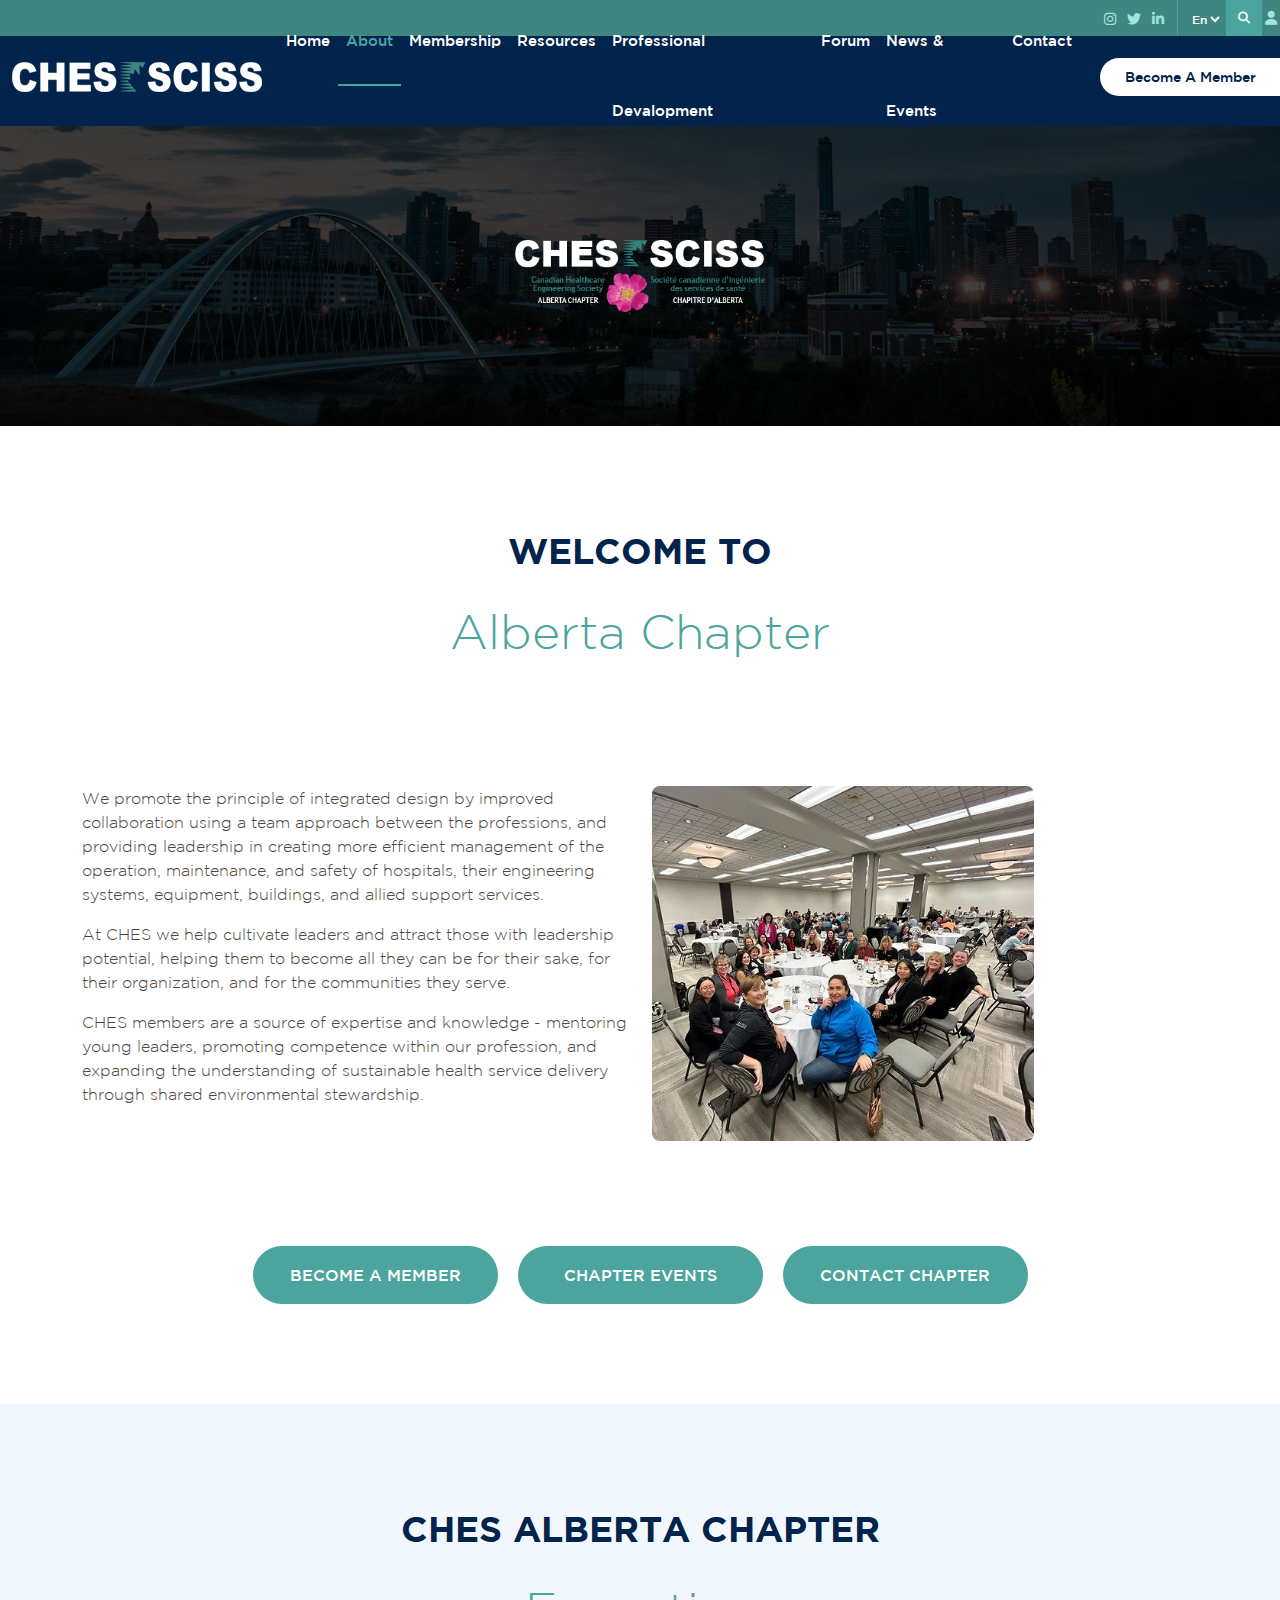
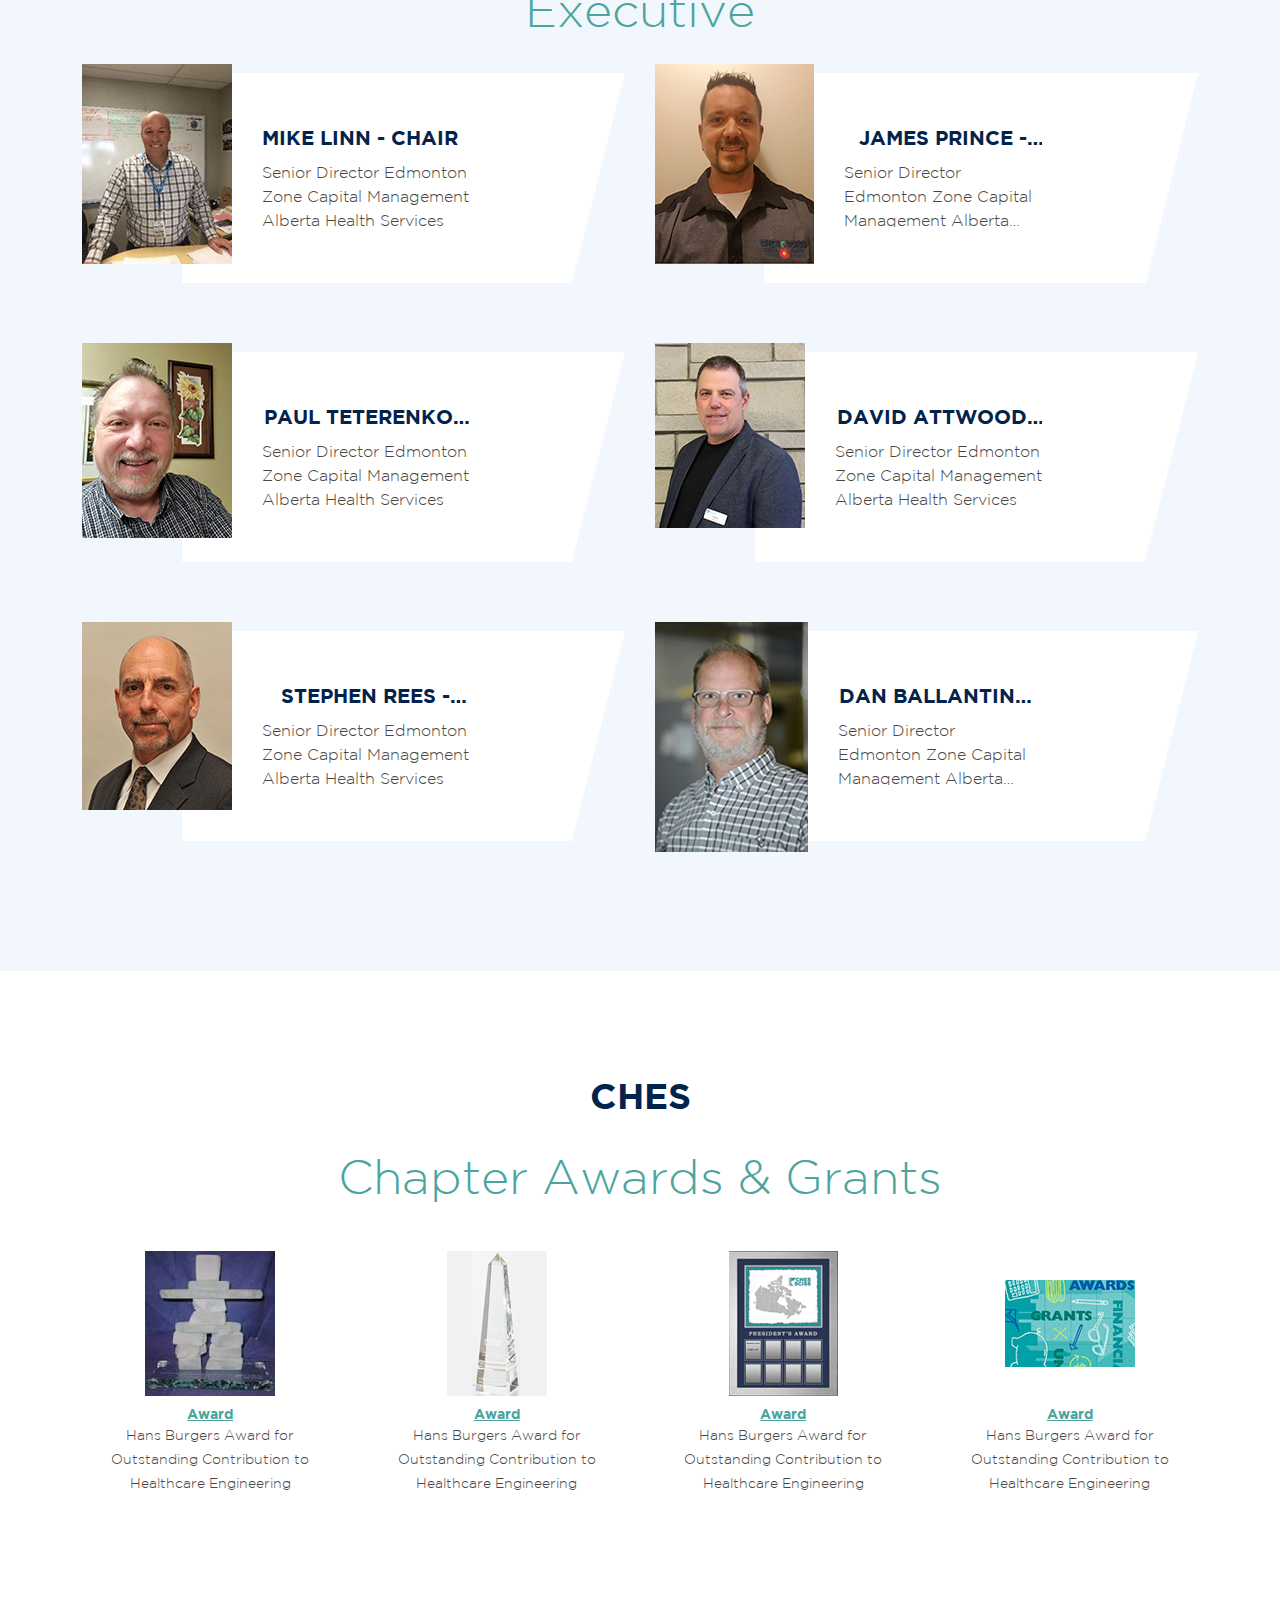
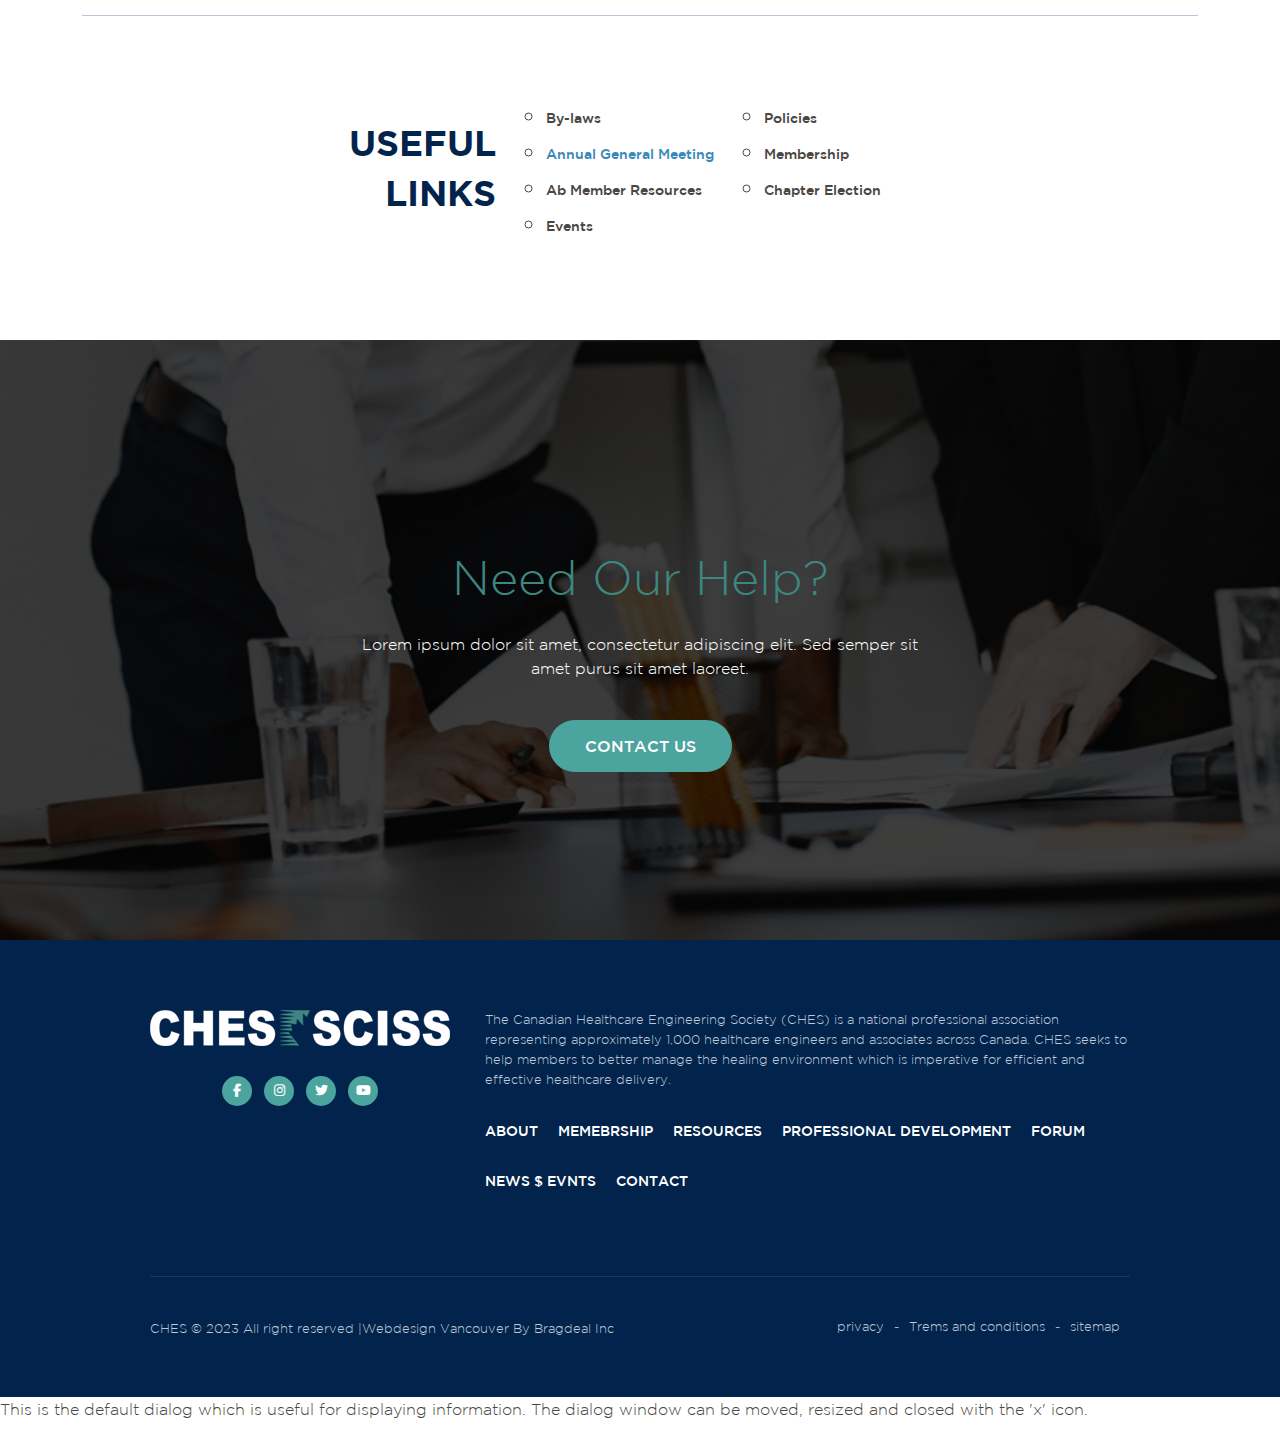
<file: cheschapters-alberta-detail.html>
<!doctype html>
<html lang="en">
  <head>
    <!-- Required meta tags -->
    <meta charset="utf-8">
    <meta name="viewport" content="width=device-width, initial-scale=1">
    <!-- Bootstrap CSS -->
    <link href="css/bootstrap.min.css" rel="stylesheet">
    <link href="css/style.css" rel="stylesheet">
    
    <link rel="icon" type="image/x-icon" href="img/fav.png">
    <link rel="stylesheet"
      href="https://cdnjs.cloudflare.com/ajax/libs/font-awesome/6.5.1/css/all.min.css"
      crossorigin="anonymous" referrerpolicy="no-referrer" />
    <title>CHES SCISS</title>
  </head>
  <body>
    <!-- Header start -->
    <header>
      <div class="top-bar">
        <div>
          <a href="#"><i class="fa-brands fa-instagram fa"></i></a>
          <a href="#"><i class="fa-brands fa-twitter"></i></a>
          <a href="#"><i class="fa-brands fa-linkedin-in"></i></a>
        </div>
        <div class="search-area">
          <div>
            <select class="selectpicker" data-width="fit">
              <option
                data-content='<span class="flag-icon flag-icon-us"></span> English'>En</option>
              <option
                data-content='<span class="flag-icon flag-icon-mx"></span> Español'>Fr</option>
            </select>
          </div>
          <button onclick="openSearch()"><i
              class="fa-solid fa-magnifying-glass"></i></button>
              <a href="my-account.html" class="bg-none"><i
                class="fa-solid fa-user"></i></a>
        </div>
      </div>
      <nav class="navbar navbar-expand-lg navbar-light to-nav-bg">
        <div class="container-fluid">
          <a class="navbar-brand" href="index.html"><img src="img/logo.png"
              alt></a>
          <button class="navbar-toggler" type="button" data-bs-toggle="collapse"
            data-bs-target="#navbarSupportedContent"
            aria-controls="navbarSupportedContent" aria-expanded="false"
            aria-label="Toggle navigation">
            <img src="img/menubar.png" alt width="20">
          </button>
          <div class="collapse navbar-collapse" id="navbarSupportedContent">
            <ul class="navbar-nav mb-2 mb-lg-0">
              <li class="nav-item">
                <a class="nav-link" aria-current="page"
                  href="index.html">Home</a>
              </li>
              <li class="nav-item">
                <a class="nav-link active" href="about-us.html">About</a>
              </li>
              <li class="nav-item">
                <a class="nav-link" href="membership.html">Membership</a>
              </li>
              <li class="nav-item">
                <a class="nav-link" href="resources.html">Resources</a>
              </li>
              <li class="nav-item">
                <a class="nav-link" href="professional-development.html">Professional Devalopment</a>
              </li>
              <li class="nav-item">
                <a class="nav-link" href="forum.html">Forum</a>
              </li>
              <li class="nav-item">
                <a class="nav-link" href="news-events.html">News & Events</a>
              </li>
              <li class="nav-item">
                <a class="nav-link" href="contact.html">Contact</a>
              </li>
            </ul>
            <form class="d-flex">
              <button class="become-member" type="submit">Become A
                Member</button>
            </form>
          </div>
        </div>
      </nav>
    </header>

    <!-- NATIONAL CONFERENCE start -->
    <section class="sub-banner">
      <div class="img-area"><img src="img/ch-banner.png" alt></div>
      <div class="sub-banner-text">
        <img src="img/sub-logo.png" alt width="250">
      </div>
    </section>
    <!-- NATIONAL CONFERENCE start -->
    <section class="mt-100">
      <div class="container">
        <div class="row">
          <div class="col-md-12">
            <h2>Welcome to</h2>
            <h4>Alberta Chapter</h4>
          </div>
        </div>
      </div>
    </section>
    <!--  start -->
    <section class="national-area mt-100">
      <div class="container">
        <div class="row mt-50">
          <div class="col-md-6">
            <p>We promote the principle of integrated design by improved
              collaboration using a team approach between the professions, and
              providing leadership in creating more efficient management of the
              operation, maintenance, and safety of hospitals, their engineering
              systems, equipment, buildings, and allied support services.
            </p><p>
              At CHES we help cultivate leaders and attract those with
              leadership potential, helping them to become all they can be for
              their sake, for their organization, and for the communities they
              serve.
            </p><p>
              CHES members are a source of expertise and knowledge - mentoring
              young leaders, promoting competence within our profession, and
              expanding the understanding of sustainable health service delivery
              through shared environmental stewardship.</p><br>

          </div>
          <div class="col-md-6">
            <div class="img-national">
              <img src="img/about-how.png" alt width="70%">
            </div>
          </div>
        </div>
      </div>
    </section>
    <section class=" mt-100">
      <div class="container">
        <div class="row">
          <div class="col-md-12">
            <div class="bhc-btn-area">
              <a href="#" class="btn-style">BECOME A MEMBER</a>
              <a href="#" class="btn-style">chapter events</a>
              <a href="#" class="btn-style">COntact chapter</a>
            </div>
          </div>
        </div>
      </div>
    </section>

    <!-- TCHES Alberta Chapter start -->
    <section class="exective-area mt-100">
      <div class="container ">
        <div class="row">
          <div class="col-12">
            <h2>CHES Alberta Chapter</h2>
            <h4>Executive</h4>
          </div>
          <div class="col-12">
            <div class="exective-team">
              <div class="exective" data-bs-toggle="modal" data-bs-target="#staticBackdrop">
                <div class="exective-img"><img src="img/executive.png" alt=""></div>
                <div class="exective-text">
                <h2>Mike Linn - Chair</h2>
                <p>Senior Director Edmonton Zone
                  Capital Management
                  Alberta Health Services</p>
                </div>
              </div>
              <div class="exective">
                <div class="exective-img"><img src="img/executive2.png" alt=""></div>
                <div class="exective-text">
                <h2>James Prince  - Vice Chair</h2>
                <p>Senior Director Edmonton Zone
                  Capital Management
                  Alberta Health Services</p>
                </div>
              </div>
              <div class="exective">
                <div class="exective-img"><img src="img/executive3.png" alt=""></div>
                <div class="exective-text">
                <h2>Paul Teterenko - Treasurer</h2>
                <p>Senior Director Edmonton Zone
                  Capital Management
                  Alberta Health Services</p>
                </div>
              </div>
              <div class="exective">
                <div class="exective-img"><img src="img/executive4.png" alt=""></div>
                <div class="exective-text">
                <h2>David Attwood - Secretary &
                  Professional Development</h2>
                <p>Senior Director Edmonton Zone
                  Capital Management
                  Alberta Health Services</p>
                </div>
              </div>
              <div class="exective">
                <div class="exective-img"><img src="img/executive5.png" alt=""></div>
                <div class="exective-text">
                <h2>Stephen Rees - Partnerships &
                  Advocacy Comittee</h2>
                <p>Senior Director Edmonton Zone
                  Capital Management
                  Alberta Health Services</p>
                </div>
              </div>
              <div class="exective">
                <div class="exective-img"><img src="img/executive6.png" alt=""></div>
                <div class="exective-text">
                <h2>Dan Ballantine - Past Chair,
                  Alberta Chapter</h2>
                <p>Senior Director Edmonton Zone
                  Capital Management
                  Alberta Health Services</p>
                </div>
              </div>
            </div>
          </div>
        </div>
      </div>
    </section>

    <!-- TCHES Alberta Chapter start -->
    <section class=" mt-100">
      <div class="container ">
        <div class="row">
          <div class="col-12">
            <h2>CHES</h2>
            <h4>Chapter Awards & Grants</h4>
          </div>
          <div class="col-12">
            <div class="award-area">
              <div class="award-itme">
                <div class="award-img"><img src="img/Chapter-img.png" alt=""></div>
                <div class="award-text">
                  <h6>Award</h6>
                  <p>Hans Burgers Award for
                    Outstanding Contribution to
                    Healthcare Engineering</p>
                </div>
              </div>
              <div class="award-itme">
                <div class="award-img"><img src="img/Chapter-img2.png" alt=""></div>
                <div class="award-text">
                  <h6>Award</h6>
                  <p>Hans Burgers Award for
                    Outstanding Contribution to
                    Healthcare Engineering</p>
                </div>
              </div>
              <div class="award-itme">
                <div class="award-img"><img src="img/Chapter-img3.png" alt=""></div>
                <div class="award-text">
                  <h6>Award</h6>
                  <p>Hans Burgers Award for
                    Outstanding Contribution to
                    Healthcare Engineering</p>
                </div>
              </div>
              <div class="award-itme">
                <div class="award-img"><img src="img/Chapter-img4.png" alt=""></div>
                <div class="award-text">
                  <h6>Award</h6>
                  <p>Hans Burgers Award for
                    Outstanding Contribution to
                    Healthcare Engineering</p>
                </div>
              </div>
            </div>
          </div>
        </div>
      </div>
    </section>

    <!-- TCHES Alberta Chapter start -->
    <section class="mt-100">
      <div class="container ">
        <div class="row">
          <div class="col-12">
            <div class="useful-link">
              <h2>Useful<br>Links</h2>
              <ul>
                <li><a href="#">By-laws</a></li>
                <li><a href="#">Policies</a></li>
                <li><a href="#" class="active">Annual General Meeting</a></li>
                <li><a href="#">Membership</a></li>
                <li><a href="#">Ab Member Resources</a></li>
                <li><a href="#">Chapter Election</a></li>
                <li><a href="#">Events</a></li>
              </ul>
            </div>
          </div>
        </div>
      </div>
    </section>

    <!-- start need-help -->
    <section class="need-help mt-100">
      <div class="container-fluid px-0">
        <div class="row gx-0">
          <div class="col-md-12">
            <div class="text">
              <h4>need our help?</h4>
              <p>Lorem ipsum dolor sit amet, consectetur adipiscing elit. Sed
                semper sit amet purus sit amet laoreet.</p>
              <br>
              <a href="#" class="btn-style">contact us</a>
            </div>
          </div>
        </div>
      </div>
    </section>

    <!-- start Footer -->
    <footer>
      <div class="container-fluid px-0">
        <div class="hr-row">
          <div class="row">
            <div class="col-md-4">
              <div class="footer-left-content">
                <div class="logo">
                  <img src="img/logo-foot.png" alt>
                </div>
                <div class="social-icons">
                  <ul>
                    <li><a href="#"><i
                          class="fa-brands fa-facebook-f"></i></a></li>
                    <li><a href="#"><i
                          class="fa-brands fa-instagram"></i></a></li>
                    <li><a href="#"><i
                          class="fa-brands fa-twitter"></i></a></li>
                    <li><a href="#"><i
                          class="fa-brands fa-youtube"></i></a></li>
                  </ul>
                </div>
              </div>
            </div>
            <div class="col-md-8">
              <div class="footer-right-content">
                <p>The Canadian Healthcare Engineering Society (CHES) is a
                  national professional association representing approximately
                  1,000 healthcare engineers and associates across Canada. CHES
                  seeks to help members to better manage the healing environment
                  which is imperative for efficient and effective healthcare
                  delivery.</p>
                <ul>
                  <li><a href="#">about</a></li>
                  <li><a href="#">memebrship</a></li>
                  <li><a href="#">resources</a></li>
                  <li><a href="#">professional development</a></li>
                  <li><a href="#">forum</a></li>
                  <li><a href="#">news $ evnts</a></li>
                  <li><a href="#">contact</a></li>
                </ul>
              </div>
            </div>
          </div>
        </div>
      </div>
      <div class="container-fluid px-0">
        <div class="footer-bar">
          <div class="row gx-0">
            <div class="col-md-6">
              <p> CHES &copy; 2023 All right reserved |Webdesign Vancouver By
                Bragdeal Inc</p>
            </div>
            <div class="col-md-6">
              <div class="links">
                <ul>
                  <li><a href="#">privacy </a></li>
                  <li>-</li>
                  <li><a href="#">Trems and conditions</a></li>
                  <li>-</li>
                  <li><a href="#">sitemap</a></li>
                </ul>
              </div>
            </div>
          </div>
        </div>
      </div>
    </footer>
    <div id="dialog" title="Basic dialog">
      <p>This is the default dialog which is useful for displaying information. The dialog window can be moved, resized and closed with the &apos;x&apos; icon.</p>
    </div>
    <!-- Modal Video Start-->
    <div class="modal fade" id="staticBackdrop" data-bs-backdrop="static"
      data-bs-keyboard="false" tabindex="-1"
      aria-labelledby="staticBackdropLabel" aria-hidden="true">
      <div class="modal-dialog modal-dialog-centered">
        <div class="modal-content pop-model">
          <div class="modal-body">
            <button type="button" class="btn-video-close"
              data-bs-dismiss="modal"><i class="fa fa-close"></i></button>
              <h2>MIKE LINN - CHAIR</h2>
            <p>
              Senior Director Edmonton Zone Capital Management Alberta Health Services MIKE LINN - CHAIR
              Senior Director Edmonton Zone Capital Management Alberta Health Services MIKE LINN - CHAIR
              Senior Director Edmonton Zone Capital Management Alberta Health Services MIKE LINN - CHAIR
              Senior Director Edmonton Zone Capital Management Alberta Health Services</p>
          </div>
        </div>
      </div>
    </div>
    <!-- sarc -->
    <div id="searchbar" class="overlay">
      <span class="closebtn" onclick="closeSearch()"
        title="Close Overlay">×</span>
      <div class="overlay-content">
        <form action="/action_page.php">
          <input type="text" placeholder="Search.." name="search">
          <button type="submit"><i class="fa fa-search"></i></button>
        </form>
      </div>
    </div>
    <!-- Option 1: Bootstrap Bundle with Popper -->
    <script src="js/jquery-2.1.1.js"></script>
    <script src="js/bootstrap.bundle.min.js"></script>
    <script>
      $(function(){
          $('.selectpicker').selectpicker();
      });
      function openSearch() {
        document.getElementById("searchbar").style.display = "block";
      }
      
      function closeSearch() {
        document.getElementById("searchbar").style.display = "none";
      }
    </script>

  </body>
</html>
</file>
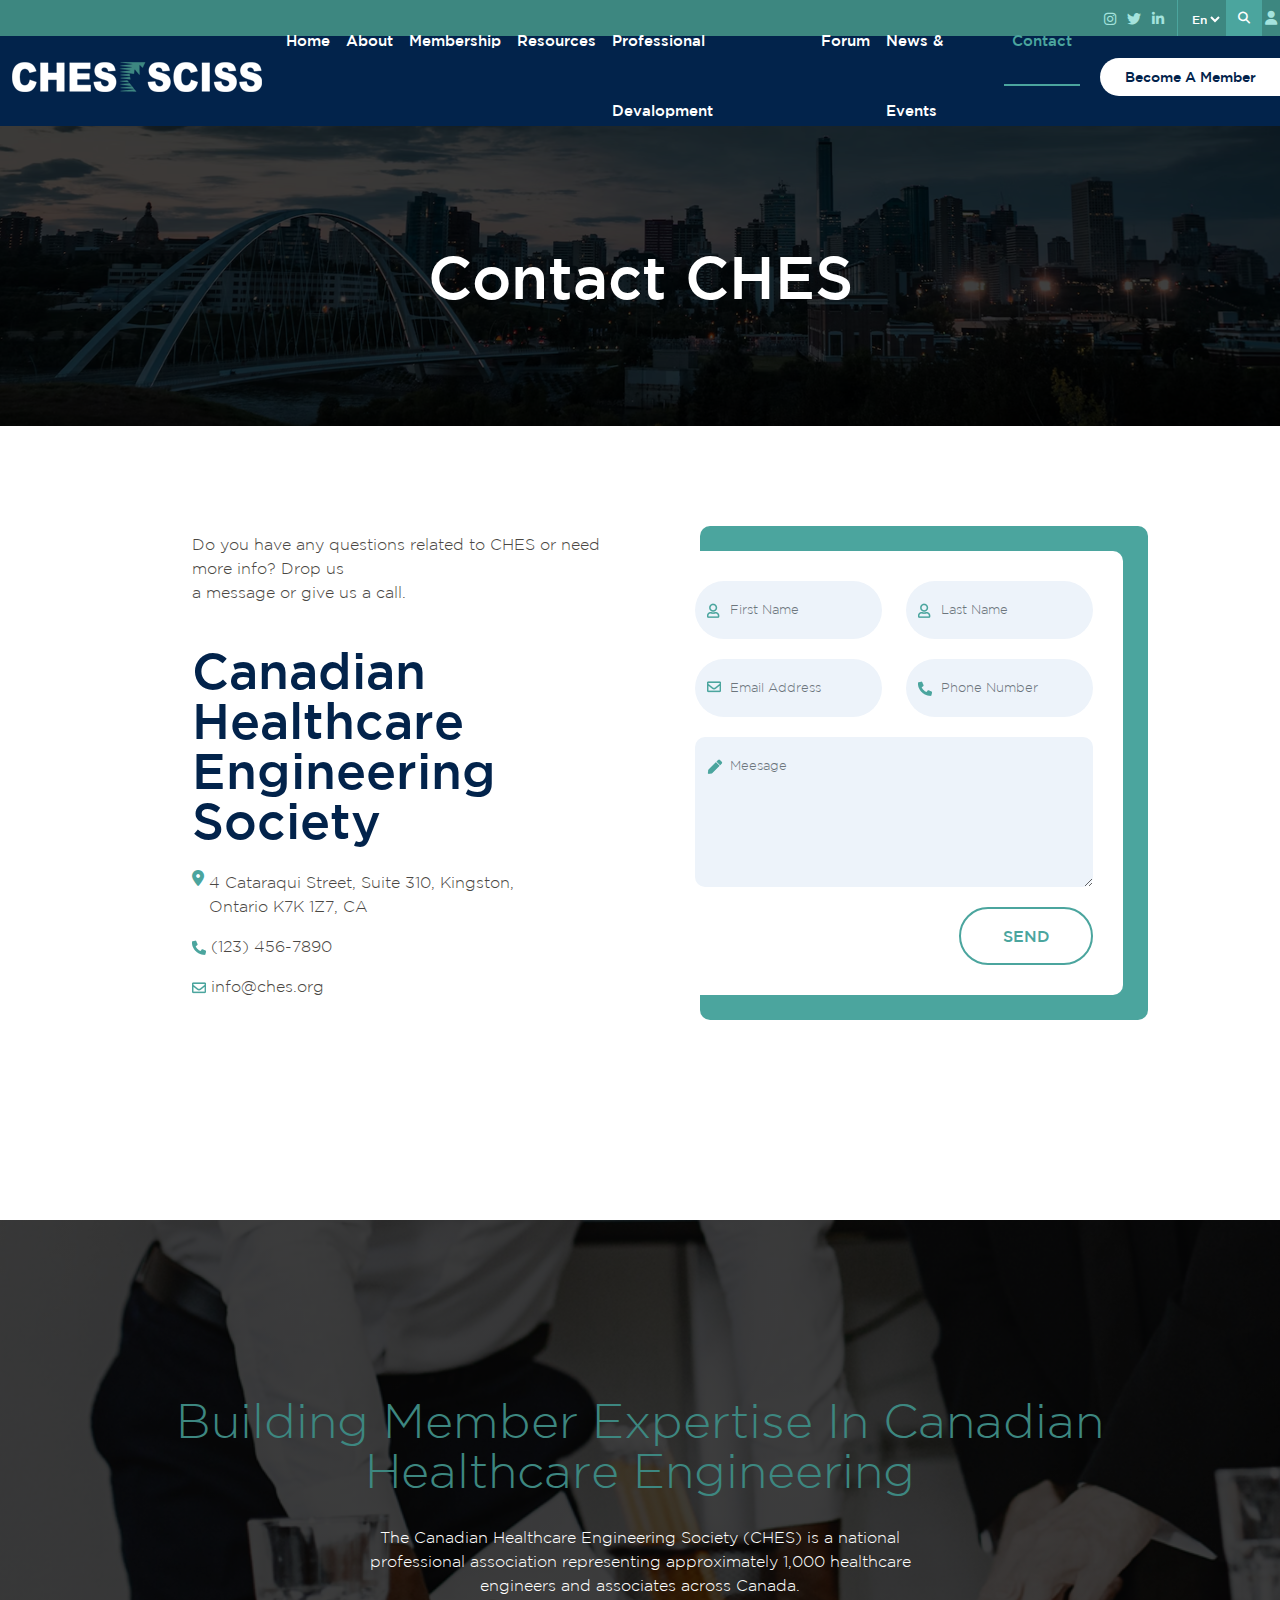
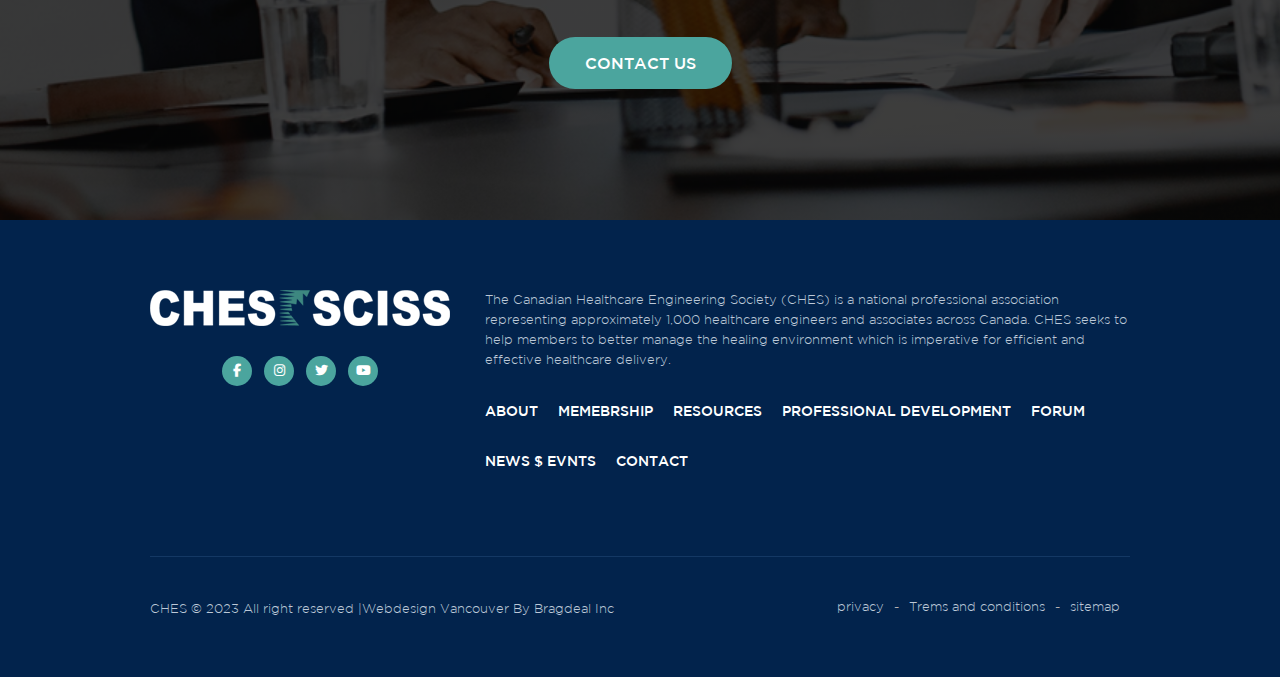
<file: contact.html>
<!doctype html>
<html lang="en">
  <head>
    <!-- Required meta tags -->
    <meta charset="utf-8">
    <meta name="viewport" content="width=device-width, initial-scale=1">
    <!-- Bootstrap CSS -->
    <link href="css/bootstrap.min.css" rel="stylesheet">
    <link href="css/style.css" rel="stylesheet">
    
    <link href="css/slick.css" rel="stylesheet">
    <link rel="icon" type="image/x-icon" href="img/fav.png">
    <link rel="stylesheet"
      href="https://cdnjs.cloudflare.com/ajax/libs/font-awesome/6.5.1/css/all.min.css"
      crossorigin="anonymous" referrerpolicy="no-referrer" />
    <title>CHES SCISS</title>
  </head>
  <body>
    <!-- Header start -->
    <header>
      <div class="top-bar">
        <div>
          <a href="#"><i class="fa-brands fa-instagram fa"></i></a>
          <a href="#"><i class="fa-brands fa-twitter"></i></a>
          <a href="#"><i class="fa-brands fa-linkedin-in"></i></a>
        </div>
        <div class="search-area">
          <div>
            <select class="selectpicker" data-width="fit">
              <option
                data-content='<span class="flag-icon flag-icon-us"></span> English'>En</option>
              <option
                data-content='<span class="flag-icon flag-icon-mx"></span> Español'>Fr</option>
            </select>
          </div>
          <button onclick="openSearch()"><i
              class="fa-solid fa-magnifying-glass"></i></button>
              <a href="my-account.html" class="bg-none"><i
                class="fa-solid fa-user"></i></a>
        </div>
      </div>
      <nav class="navbar navbar-expand-lg navbar-light to-nav-bg">
        <div class="container-fluid">
          <a class="navbar-brand" href="index.html"><img src="img/logo.png"
              alt></a>
          <button class="navbar-toggler" type="button" data-bs-toggle="collapse"
            data-bs-target="#navbarSupportedContent"
            aria-controls="navbarSupportedContent" aria-expanded="false"
            aria-label="Toggle navigation">
            <img src="img/menubar.png" alt width="20">
          </button>
          <div class="collapse navbar-collapse" id="navbarSupportedContent">
            <ul class="navbar-nav mb-2 mb-lg-0">
              <li class="nav-item">
                <a class="nav-link" aria-current="page"
                  href="index.html">Home</a>
              </li>
              <li class="nav-item">
                <a class="nav-link" href="about-us.html">About</a>
              </li>
              <li class="nav-item">
                <a class="nav-link" href="membership.html">Membership</a>
              </li>
              <li class="nav-item">
                <a class="nav-link" href="resources.html">Resources</a>
              </li>
              <li class="nav-item">
                <a class="nav-link" href="professional-development.html">Professional Devalopment</a>
              </li>
              <li class="nav-item">
                <a class="nav-link" href="forum.html">Forum</a>
              </li>
              <li class="nav-item">
                <a class="nav-link" href="news-events.html">News & Events</a>
              </li>
              <li class="nav-item">
                <a class="nav-link active" href="contact.html">Contact</a>
              </li>
            </ul>
            <form class="d-flex">
              <button class="become-member" type="submit">Become A
                Member</button>
            </form>
          </div>
        </div>
      </nav>
    </header>

    <!-- Sub Banner start -->
    <section class="sub-banner">
      <div class="img-area"><img src="img/ch-banner.png" alt></div>
      <div class="sub-banner-text">
        <h1>Contact CHES</h1>
      </div>
    </section>

    <!-- NHFEW start -->
    <section class="contact">
      <div class="cont-text">
        <p>Do you have any questions related to CHES or need more info? Drop us<br>
          a message or give us a call.</p>
        <h1>Canadian<br>
          Healthcare<br>
          Engineering<br>
          Society</h1>
        <p class="d-flex"><i class="fa-solid fa-location-dot"></i> 4 Cataraqui Street, Suite 310,
          Kingston,<br>Ontario K7K 1Z7, CA</p>
        <p><img src="img/phone.png" alt> (123) 456-7890</p>
        <p><img src="img/email.png" alt> info@ches.org</p>
      </div>
      <div class="contact-form-area">
        <form class="cotact-form">
          <div class="row">
            <div class="col-lg-6">
              <div class="input-area">
                <img src="img/name.png" alt>
                <input type="text" placeholder="First Name" class="form-control"
                  id="exampleInputEmail1" aria-describedby="emailHelp">
              </div>
            </div>
            <div class="col-lg-6">
              <div class="input-area">
                <img src="img/name.png" alt>
                <input type="text" placeholder="Last Name" class="form-control"
                  id="exampleInputEmail1" aria-describedby="emailHelp">
              </div>
            </div>
            <div class="col-lg-6">
              <div class="input-area">
                <img src="img/email.png" alt>
                <input type="email" placeholder="Email Address"
                  class="form-control" id="exampleInputEmail1"
                  aria-describedby="emailHelp">
              </div>
            </div>
            <div class="col-lg-6">
              <div class="input-area">
                <img src="img/phone.png" alt>
                <input type="tel" placeholder="Phone Number"
                  class="form-control" id="exampleInputEmail1"
                  aria-describedby="emailHelp">
              </div>
            </div>
            <div class="col-md-12">
              <div class="input-area">
                <img src="img/textarea.png" alt>
                <textarea placeholder="Meesage" class="form-control"
                  rows="3"></textarea>
              </div>
            </div>
            <div class="col-md-12 d-flex justify-content-end">
              <button type="submit" class="btn-style-o">Send</button>
            </div>
          </div>
        </form>
      </div>
    </section>

    <!-- start need-help -->
    <section class="need-help mt-100">
      <div class="container-fluid px-0">
        <div class="row gx-0">
          <div class="col-md-12">
            <div class="text">
              <h4>Building Member Expertise in Canadian<br>
                Healthcare Engineering</h4>
              <p>The Canadian Healthcare Engineering Society (CHES) is a
                national professional association
                representing approximately 1,000 healthcare engineers and
                associates across Canada.</p>
              <br>
              <a href="#" class="btn-style">contact us</a>
            </div>
          </div>
        </div>
      </div>
    </section>

    <!-- start Footer -->
    <footer>
      <div class="container-fluid px-0">
        <div class="hr-row">
          <div class="row">
            <div class="col-md-4">
              <div class="footer-left-content">
                <div class="logo">
                  <img src="img/logo-foot.png" alt>
                </div>
                <div class="social-icons">
                  <ul>
                    <li><a href="#"><i
                          class="fa-brands fa-facebook-f"></i></a></li>
                    <li><a href="#"><i
                          class="fa-brands fa-instagram"></i></a></li>
                    <li><a href="#"><i
                          class="fa-brands fa-twitter"></i></a></li>
                    <li><a href="#"><i
                          class="fa-brands fa-youtube"></i></a></li>
                  </ul>
                </div>
              </div>
            </div>
            <div class="col-md-8">
              <div class="footer-right-content">
                <p>The Canadian Healthcare Engineering Society (CHES) is a
                  national professional association representing approximately
                  1,000 healthcare engineers and associates across Canada. CHES
                  seeks to help members to better manage the healing environment
                  which is imperative for efficient and effective healthcare
                  delivery.</p>
                <ul>
                  <li><a href="#">about</a></li>
                  <li><a href="#">memebrship</a></li>
                  <li><a href="#">resources</a></li>
                  <li><a href="#">professional development</a></li>
                  <li><a href="#">forum</a></li>
                  <li><a href="#">news $ evnts</a></li>
                  <li><a href="#">contact</a></li>
                </ul>
              </div>
            </div>
          </div>
        </div>
      </div>
      <div class="container-fluid px-0">
        <div class="footer-bar">
          <div class="row gx-0">
            <div class="col-md-6">
              <p> CHES &copy; 2023 All right reserved |Webdesign Vancouver By
                Bragdeal Inc</p>
            </div>
            <div class="col-md-6">
              <div class="links">
                <ul>
                  <li><a href="#">privacy </a></li>
                  <li>-</li>
                  <li><a href="#">Trems and conditions</a></li>
                  <li>-</li>
                  <li><a href="#">sitemap</a></li>
                </ul>
              </div>
            </div>
          </div>
        </div>
      </div>
    </footer>
    <!-- sarc -->
    <div id="searchbar" class="overlay">
      <span class="closebtn" onclick="closeSearch()"
        title="Close Overlay">×</span>
      <div class="overlay-content">
        <form action="/action_page.php">
          <input type="text" placeholder="Search.." name="search">
          <button type="submit"><i class="fa fa-search"></i></button>
        </form>
      </div>
    </div>
    <!-- Option 1: Bootstrap Bundle with Popper -->
    <script src="js/jquery-2.1.1.js"></script>
    <script src="js/bootstrap.bundle.min.js"></script>
    <script>
      $(function(){
          $('.selectpicker').selectpicker();
      });
      function openSearch() {
        document.getElementById("searchbar").style.display = "block";
      }
      
      function closeSearch() {
        document.getElementById("searchbar").style.display = "none";
      }
    </script>
  </body>
</html>
</file>
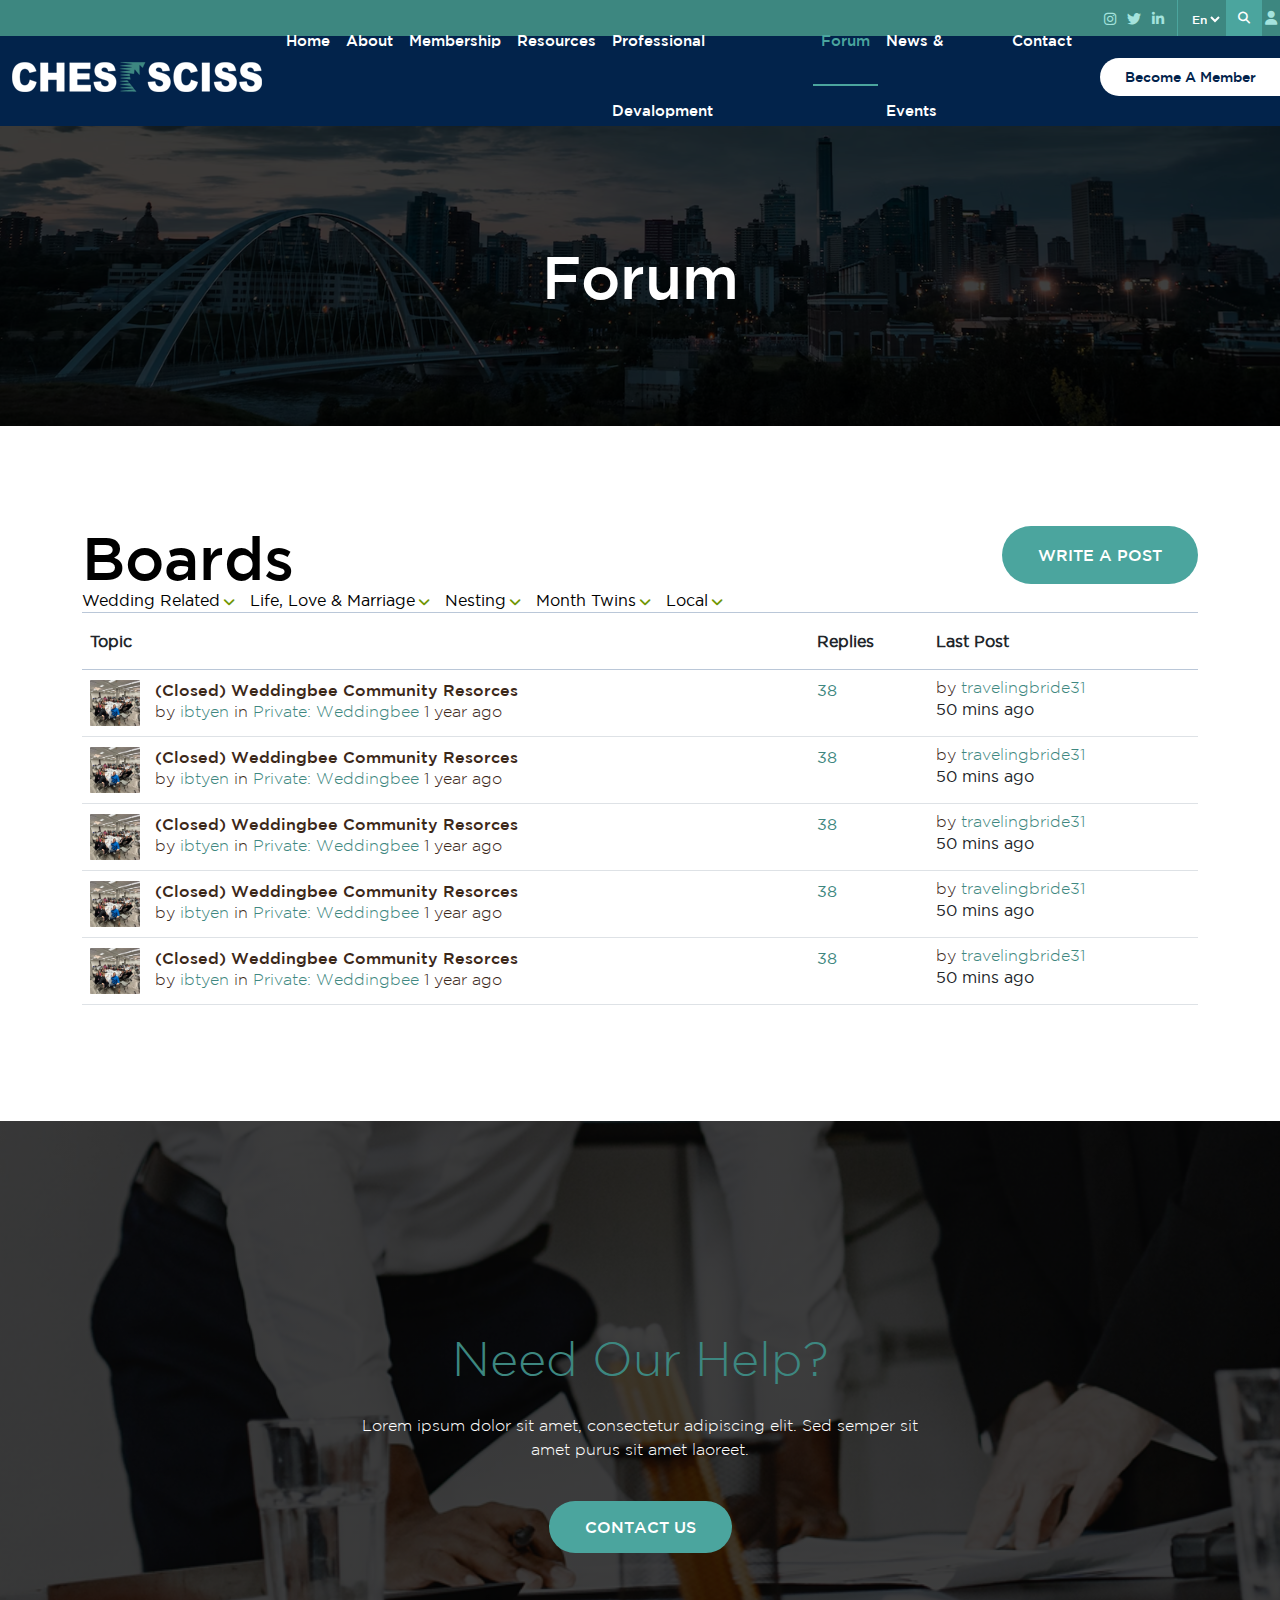
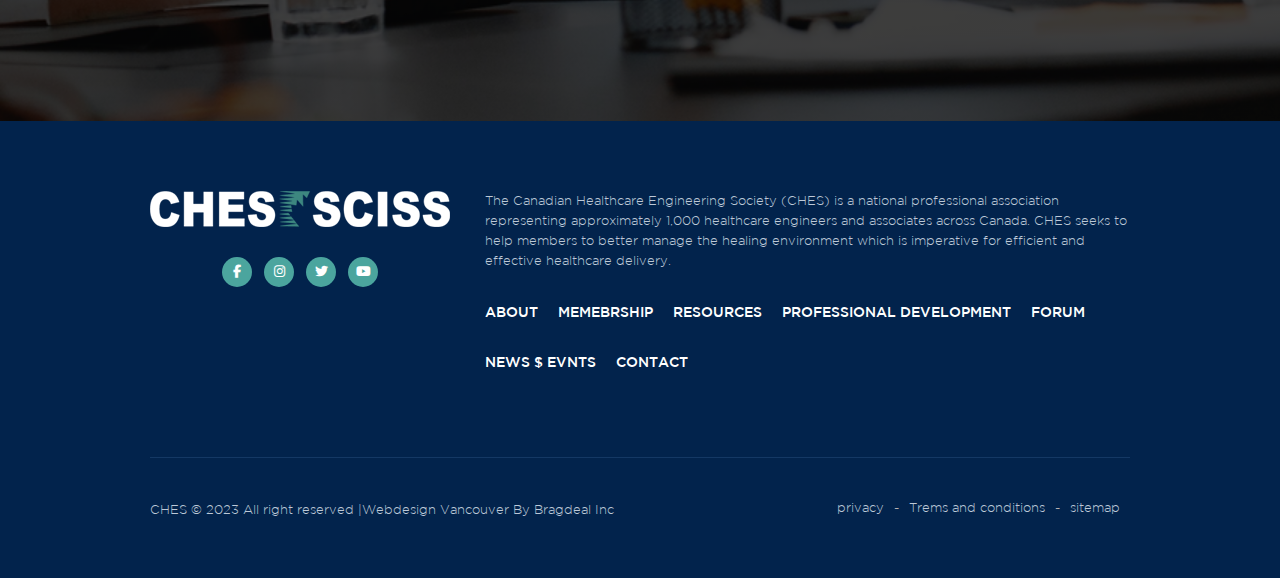
<file: forum.html>
<!doctype html>
<html lang="en">
  <head>
    <!-- Required meta tags -->
    <meta charset="utf-8">
    <meta name="viewport" content="width=device-width, initial-scale=1">
    <!-- Bootstrap CSS -->
    <link href="css/bootstrap.min.css" rel="stylesheet">
    <link href="css/style.css" rel="stylesheet">

    <link href="css/slick.css" rel="stylesheet">
    <link rel="icon" type="image/x-icon" href="img/fav.png">
    <link rel="stylesheet"
      href="https://cdnjs.cloudflare.com/ajax/libs/font-awesome/6.5.1/css/all.min.css"
      crossorigin="anonymous" referrerpolicy="no-referrer" />
    <title>CHES SCISS</title>
  </head>
  <body>
    <!-- Header start -->
    <header>
      <div class="top-bar">
        <div>
          <a href="#"><i class="fa-brands fa-instagram fa"></i></a>
          <a href="#"><i class="fa-brands fa-twitter"></i></a>
          <a href="#"><i class="fa-brands fa-linkedin-in"></i></a>
        </div>
        <div class="search-area">
          <div>
            <select class="selectpicker" data-width="fit">
              <option
                data-content='<span class="flag-icon flag-icon-us"></span> English'>En</option>
              <option
                data-content='<span class="flag-icon flag-icon-mx"></span> Español'>Fr</option>
            </select>
          </div>
          <button onclick="openSearch()"><i
              class="fa-solid fa-magnifying-glass"></i></button>
          <a href="my-account.html" class="bg-none"><i
              class="fa-solid fa-user"></i></a>
        </div>
      </div>
      <nav class="navbar navbar-expand-lg navbar-light to-nav-bg">
        <div class="container-fluid">
          <a class="navbar-brand" href="index.html"><img src="img/logo.png"
              alt></a>
          <button class="navbar-toggler" type="button" data-bs-toggle="collapse"
            data-bs-target="#navbarSupportedContent"
            aria-controls="navbarSupportedContent" aria-expanded="false"
            aria-label="Toggle navigation">
            <img src="img/menubar.png" alt width="20">
          </button>
          <div class="collapse navbar-collapse" id="navbarSupportedContent">
            <ul class="navbar-nav mb-2 mb-lg-0">
              <li class="nav-item">
                <a class="nav-link" aria-current="page"
                  href="index.html">Home</a>
              </li>
              <li class="nav-item">
                <a class="nav-link" href="about-us.html">About</a>
              </li>
              <li class="nav-item">
                <a class="nav-link" href="membership.html">Membership</a>
              </li>
              <li class="nav-item">
                <a class="nav-link" href="resources.html">Resources</a>
              </li>
              <li class="nav-item">
                <a class="nav-link"
                  href="professional-development.html">Professional
                  Devalopment</a>
              </li>
              <li class="nav-item">
                <a class="nav-link active" href="forum.html">Forum</a>
              </li>
              <li class="nav-item">
                <a class="nav-link" href="news-events.html">News & Events</a>
              </li>
              <li class="nav-item">
                <a class="nav-link" href="contact.html">Contact</a>
              </li>
            </ul>
            <form class="d-flex">
              <button class="become-member" type="submit">Become A
                Member</button>
            </form>
          </div>
        </div>
      </nav>
    </header>

    <!-- Sub Banner start -->
    <section class="sub-banner">
      <div class="img-area"><img src="img/ch-banner.png" alt></div>
      <div class="sub-banner-text">
        <h1>Forum</h1>
      </div>
    </section>

    <section class="mt-100">
      <div class="container">
        <div class="row">
          <div class="col-12">
            <div class="forum-area">
              <div class="tophead-forum">
                <h1>Boards</h1>
                <a href="#" class="btn-style">Write a post</a>
              </div>
              <div class="dropdow-btn-area">
                <div>
                  <div class="dropdown">
                    <button onclick="myFunction('dropdown1')"
                      class="dropbtn">Wedding Related</button>
                    <div id="dropdown1" class="dropdown-content">
                      <a href="#home">Home</a>
                      <a href="#about">About</a>
                      <a href="#contact">Contact</a>
                    </div>
                  </div>
                </div>
                <div>
                  <div class="dropdown">
                    <button onclick="myFunction('dropdown2')"
                      class="dropbtn">Life, Love & Marriage</button>
                    <div id="dropdown2" class="dropdown-content">
                      <a href="#home">Home</a>
                      <a href="#about">About</a>
                      <a href="#contact">Contact</a>
                    </div>
                  </div>
                </div>
                <div>
                  <div class="dropdown">
                    <button onclick="myFunction('dropdown3')"
                      class="dropbtn">Nesting</button>
                    <div id="dropdown3" class="dropdown-content">
                      <a href="#home">Home</a>
                      <a href="#about">About</a>
                      <a href="#contact">Contact</a>
                    </div>
                  </div>
                </div>
                <div>
                  <div class="dropdown">
                    <button onclick="myFunction('dropdown4')"
                      class="dropbtn">Month Twins</button>
                    <div id="dropdown4" class="dropdown-content">
                      <a href="#home">Home</a>
                      <a href="#about">About</a>
                      <a href="#contact">Contact</a>
                    </div>
                  </div>
                </div>
                <div>
                  <div class="dropdown">
                    <button onclick="myFunction('dropdown5')"
                      class="dropbtn">Local</button>
                    <div id="dropdown5" class="dropdown-content">
                      <a href="#home">Home</a>
                      <a href="#about">About</a>
                      <a href="#contact">Contact</a>
                    </div>
                  </div>
                </div>
              </div>
              <div class="forum-table">
                <table class="table">
                  <thead>
                    <tr>
                      <th scope="col">Topic</th>
                      <th scope="col">Replies</th>
                      <th scope="col">Last Post</th>
                    </tr>
                  </thead>
                  <tbody>
                    <tr>
                      <th scope="row">
                        <div class="topic-area">
                          <div class="topic-img"><img src="img/about-how.png"
                              alt></div>
                          <div class="topic-text">
                            <h5>(Closed) Weddingbee Community Resorces</h5>
                            <h6>by <span>ibtyen</span> in <span>Private:
                                Weddingbee</span> 1 year ago</h6>
                          </div>
                        </div>
                      </th>
                      <td><span>38</span></td>
                      <td><h6>by <span>travelingbride31</span></h6> 50 mins
                        ago</td>
                    </tr>
                    <tr>
                      <th scope="row">
                        <div class="topic-area">
                          <div class="topic-img"><img src="img/about-how.png"
                              alt></div>
                          <div class="topic-text">
                            <h5>(Closed) Weddingbee Community Resorces</h5>
                            <h6>by <span>ibtyen</span> in <span>Private:
                                Weddingbee</span> 1 year ago</h6>
                          </div>
                        </div>
                      </th>
                      <td><span>38</span></td>
                      <td><h6>by <span>travelingbride31</span></h6> 50 mins
                        ago</td>
                    </tr>
                    <tr>
                      <th scope="row">
                        <div class="topic-area">
                          <div class="topic-img"><img src="img/about-how.png"
                              alt></div>
                          <div class="topic-text">
                            <h5>(Closed) Weddingbee Community Resorces</h5>
                            <h6>by <span>ibtyen</span> in <span>Private:
                                Weddingbee</span> 1 year ago</h6>
                          </div>
                        </div>
                      </th>
                      <td><span>38</span></td>
                      <td><h6>by <span>travelingbride31</span></h6> 50 mins
                        ago</td>
                    </tr>
                    <tr>
                      <th scope="row">
                        <div class="topic-area">
                          <div class="topic-img"><img src="img/about-how.png"
                              alt></div>
                          <div class="topic-text">
                            <h5>(Closed) Weddingbee Community Resorces</h5>
                            <h6>by <span>ibtyen</span> in <span>Private:
                                Weddingbee</span> 1 year ago</h6>
                          </div>
                        </div>
                      </th>
                      <td><span>38</span></td>
                      <td><h6>by <span>travelingbride31</span></h6> 50 mins
                        ago</td>
                    </tr>
                    <tr>
                      <th scope="row">
                        <div class="topic-area">
                          <div class="topic-img"><img src="img/about-how.png"
                              alt></div>
                          <div class="topic-text">
                            <h5>(Closed) Weddingbee Community Resorces</h5>
                            <h6>by <span>ibtyen</span> in <span>Private:
                                Weddingbee</span> 1 year ago</h6>
                          </div>
                        </div>
                      </th>
                      <td><span>38</span></td>
                      <td><h6>by <span>travelingbride31</span></h6> 50 mins
                        ago</td>
                    </tr>
                  </tbody>
                </table>
              </div>
            </div>
          </div>
        </div>
      </div>
    </section>

    <!-- start need-help -->
    <section class="need-help mt-100">
      <div class="container-fluid px-0">
        <div class="row gx-0">
          <div class="col-md-12">
            <div class="text">
              <h4>need our help?</h4>
              <p>Lorem ipsum dolor sit amet, consectetur adipiscing elit. Sed
                semper sit amet purus sit amet laoreet.</p>
              <br>
              <a href="#" class="btn-style">contact us</a>
            </div>
          </div>
        </div>
      </div>
    </section>

    <!-- start Footer -->
    <footer>
      <div class="container-fluid px-0">
        <div class="hr-row">
          <div class="row">
            <div class="col-md-4">
              <div class="footer-left-content">
                <div class="logo">
                  <img src="img/logo-foot.png" alt>
                </div>
                <div class="social-icons">
                  <ul>
                    <li><a href="#"><i
                          class="fa-brands fa-facebook-f"></i></a></li>
                    <li><a href="#"><i
                          class="fa-brands fa-instagram"></i></a></li>
                    <li><a href="#"><i
                          class="fa-brands fa-twitter"></i></a></li>
                    <li><a href="#"><i
                          class="fa-brands fa-youtube"></i></a></li>
                  </ul>
                </div>
              </div>
            </div>
            <div class="col-md-8">
              <div class="footer-right-content">
                <p>The Canadian Healthcare Engineering Society (CHES) is a
                  national professional association representing approximately
                  1,000 healthcare engineers and associates across Canada. CHES
                  seeks to help members to better manage the healing environment
                  which is imperative for efficient and effective healthcare
                  delivery.</p>
                <ul>
                  <li><a href="#">about</a></li>
                  <li><a href="#">memebrship</a></li>
                  <li><a href="#">resources</a></li>
                  <li><a href="#">professional development</a></li>
                  <li><a href="#">forum</a></li>
                  <li><a href="#">news $ evnts</a></li>
                  <li><a href="#">contact</a></li>
                </ul>
              </div>
            </div>
          </div>
        </div>
      </div>
      <div class="container-fluid px-0">
        <div class="footer-bar">
          <div class="row gx-0">
            <div class="col-md-6">
              <p> CHES &copy; 2023 All right reserved |Webdesign Vancouver By
                Bragdeal Inc</p>
            </div>
            <div class="col-md-6">
              <div class="links">
                <ul>
                  <li><a href="#">privacy </a></li>
                  <li>-</li>
                  <li><a href="#">Trems and conditions</a></li>
                  <li>-</li>
                  <li><a href="#">sitemap</a></li>
                </ul>
              </div>
            </div>
          </div>
        </div>
      </div>
    </footer>
    <!-- sarc -->
    <div id="searchbar" class="overlay">
      <span class="closebtn" onclick="closeSearch()"
        title="Close Overlay">×</span>
      <div class="overlay-content">
        <form action="/action_page.php">
          <input type="text" placeholder="Search.." name="search">
          <button type="submit"><i class="fa fa-search"></i></button>
        </form>
      </div>
    </div>
    <!-- Option 1: Bootstrap Bundle with Popper -->
    <script src="js/jquery-2.1.1.js"></script>
    <script src="js/bootstrap.bundle.min.js"></script>
    <script>
      $(function(){
          $('.selectpicker').selectpicker();
      });
      function openSearch() {
        document.getElementById("searchbar").style.display = "block";
      }
      
      function closeSearch() {
        document.getElementById("searchbar").style.display = "none";
      }
    </script>
<script>
  function myFunction(dropdownId) {
      var dropdown = document.getElementById(dropdownId);
      dropdown.classList.toggle("show");
  }

  window.onclick = function (event) {
      var dropdownButtons = document.querySelectorAll('.dropbtn');
      var dropdownContents = document.getElementsByClassName("dropdown-content");

      // Check if the clicked element is not a dropdown button
      if (!event.target.matches('.dropbtn')) {
          var i;
          for (i = 0; i < dropdownContents.length; i++) {
              var openDropdown = dropdownContents[i];
              if (openDropdown.classList.contains('show')) {
                  openDropdown.classList.remove('show');

                  // Toggle the next dropdown if available
                  if (i < dropdownButtons.length - 1) {
                      myFunction('dropdown' + (i + 2));
                  }
              }
          }
      }
  }
</script>
  </body>
</html>
</file>
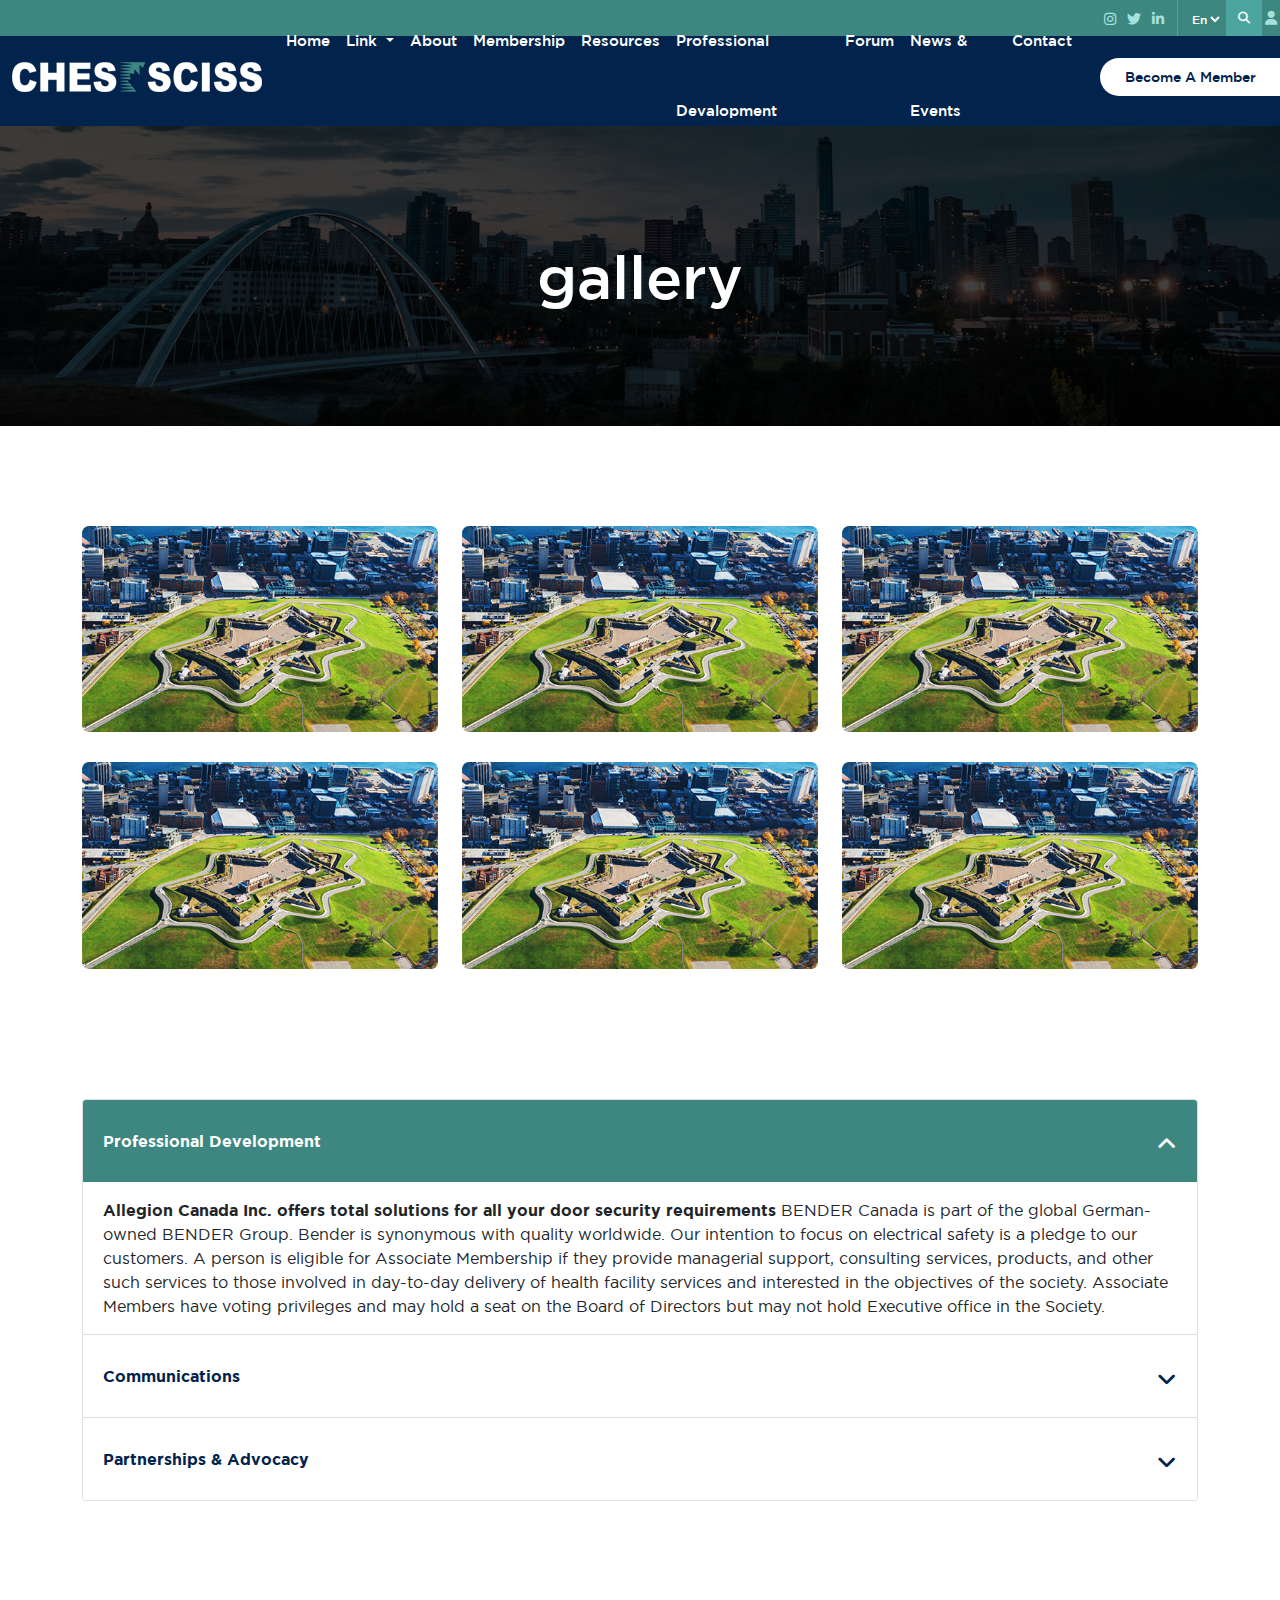
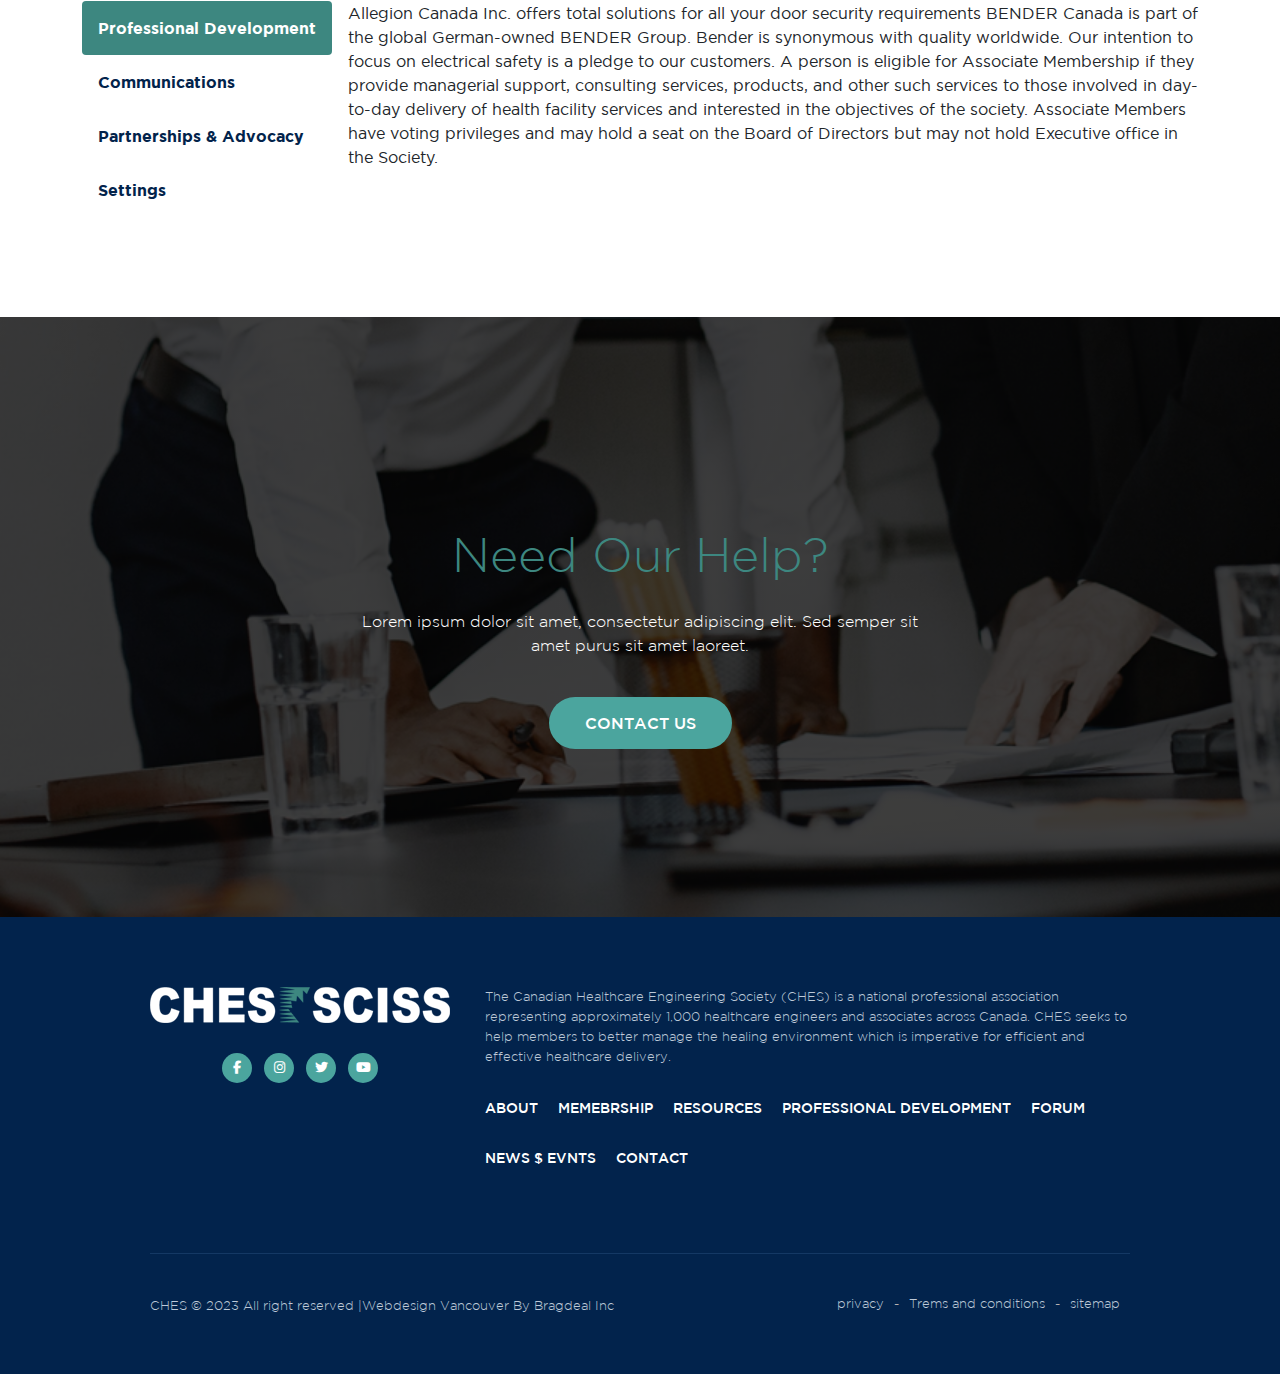
<file: gallery.html>
<!doctype html>
<html lang="en">
  <head>
    <!-- Required meta tags -->
    <meta charset="utf-8">
    <meta name="viewport" content="width=device-width, initial-scale=1">
    <!-- Bootstrap CSS -->
    <link href="css/bootstrap.min.css" rel="stylesheet">
    <link href="css/style.css" rel="stylesheet">
    <link
      href="https://cdnjs.cloudflare.com/ajax/libs/OwlCarousel2/2.3.4/assets/owl.carousel.min.css"
      rel="stylesheet">
    <link href="css/slick.css" rel="stylesheet">
    <link rel="icon" type="image/x-icon" href="img/fav.png">
    <link rel="stylesheet"
      href="https://cdnjs.cloudflare.com/ajax/libs/font-awesome/6.5.1/css/all.min.css"
      crossorigin="anonymous" referrerpolicy="no-referrer" />
    <title>CHES SCISS</title>
  </head>
  <body>
    <!-- Header start -->
    <header>
      <div class="top-bar">
        <div>
          <a href="#"><i class="fa-brands fa-instagram fa"></i></a>
          <a href="#"><i class="fa-brands fa-twitter"></i></a>
          <a href="#"><i class="fa-brands fa-linkedin-in"></i></a>
        </div>
        <div class="search-area">
          <div>
            <select class="selectpicker" data-width="fit">
              <option
                data-content='<span class="flag-icon flag-icon-us"></span> English'>En</option>
              <option
                data-content='<span class="flag-icon flag-icon-mx"></span> Español'>Fr</option>
            </select>
          </div>
          <button onclick="openSearch()"><i
              class="fa-solid fa-magnifying-glass"></i></button>
          <a href="my-account.html" class="bg-none"><i
              class="fa-solid fa-user"></i></a>
        </div>
      </div>
      <nav class="navbar navbar-expand-lg navbar-light to-nav-bg">
        <div class="container-fluid">
          <a class="navbar-brand" href="index.html"><img src="img/logo.png"
              alt></a>
          <button class="navbar-toggler" type="button" data-bs-toggle="collapse"
            data-bs-target="#navbarSupportedContent"
            aria-controls="navbarSupportedContent" aria-expanded="false"
            aria-label="Toggle navigation">
            <img src="img/menubar.png" alt width="20">
          </button>
          <div class="collapse navbar-collapse" id="navbarSupportedContent">
            <ul class="navbar-nav mb-2 mb-lg-0">
              <li class="nav-item">
                <a class="nav-link" aria-current="page"
                  href="index.html">Home</a>
              </li>
              <li class="nav-item dropdown">
                <a class="nav-link dropdown-toggle" href="#"
                  id="navbarScrollingDropdown" role="button"
                  data-bs-toggle="dropdown" aria-expanded="false">
                  Link
                </a>
                <ul class="dropdown-menu"
                  aria-labelledby="navbarScrollingDropdown">
                  <li><a class="dropdown-item" href="#">Action</a></li>
                  <li><a class="dropdown-item" href="#">Action</a></li>
                  <li><a class="dropdown-item dropdown-toggle" href="#"
                      id="navbarScrollingDropdown1" role="button"
                      data-bs-toggle="dropdown" aria-expanded="false">Action</a>
                    <ul class="dropdown-menu"
                      aria-labelledby="navbarScrollingDropdown1">
                      <li><a class="dropdown-item" href="#">new</a></li>
                      <li><a class="dropdown-item dropdown-toggle" href="#"
                        id="navbarScrollingDropdown1" role="button"
                        data-bs-toggle="dropdown" aria-expanded="false">Action</a>
                      <ul class="dropdown-menu"
                        aria-labelledby="navbarScrollingDropdown1">
                        <li><a class="dropdown-item" href="#">new</a></li>
                        <li><a class="dropdown-item" href="#">new</a></li>
                        <li><a class="dropdown-item" href="#">new</a></li>
                        <li><a class="dropdown-item" href="#">new</a></li>
                        <li><a class="dropdown-item" href="#">new</a></li>
                      </ul>
                    </li>
                      <li><a class="dropdown-item" href="#">new</a></li>
                      <li><a class="dropdown-item" href="#">new</a></li>
                      <li><a class="dropdown-item" href="#">new</a></li>
                      <li><a class="dropdown-item" href="#">new</a></li>
                    </ul>
                  </li>
                  <li><a class="dropdown-item" href="#">Action</a></li>
                  <li><a class="dropdown-item" href="#">Action</a></li>
                  <li><a class="dropdown-item" href="#">Action</a></li>
                </ul>
              </li>
              <li class="nav-item">
                <a class="nav-link" href="about-us.html">About</a>
              </li>
              <li class="nav-item">
                <a class="nav-link" href="membership.html">Membership</a>
              </li>
              <li class="nav-item">
                <a class="nav-link" href="resources.html">Resources</a>
              </li>
              <li class="nav-item">
                <a class="nav-link"
                  href="professional-development.html">Professional
                  Devalopment</a>
              </li>
              <li class="nav-item">
                <a class="nav-link" href="forum.html">Forum</a>
              </li>
              <li class="nav-item">
                <a class="nav-link" href="news-events.html">News & Events</a>
              </li>
              <li class="nav-item">
                <a class="nav-link" href="contact.html">Contact</a>
              </li>
            </ul>
            <form class="d-flex">
              <button class="become-member" type="submit">Become A
                Member</button>
            </form>
          </div>
        </div>
      </nav>
    </header>

    <!-- Sub Banner start -->
    <section class="sub-banner">
      <div class="img-area"><img src="img/ch-banner.png" alt></div>
      <div class="sub-banner-text">
        <h1>gallery</h1>
      </div>
    </section>

    <!--gallery start -->
    <section class="mt-100">
      <div class="container">
        <div class="row">
          <div class="col-md-12">
            <div class="gallery-area row justify-content-center">
              <a href="img/national.png" data-toggle="lightbox"
                data-gallery="hidden-images" class="col-4">
                <img src="img/national.png" class="img-fluid">
              </a>
              <a href="img/national.png" data-toggle="lightbox"
                data-gallery="hidden-images" class="col-4">
                <img src="img/national.png" class="img-fluid">
              </a>
              <a href="img/national.png" data-toggle="lightbox"
                data-gallery="hidden-images" class="col-4">
                <img src="img/national.png" class="img-fluid">
              </a>
              <a href="img/national.png" data-toggle="lightbox"
                data-gallery="hidden-images" class="col-4">
                <img src="img/national.png" class="img-fluid">
              </a>
              <a href="img/national.png" data-toggle="lightbox"
                data-gallery="hidden-images" class="col-4">
                <img src="img/national.png" class="img-fluid">
              </a>
              <a href="img/national.png" data-toggle="lightbox"
                data-gallery="hidden-images" class="col-4">
                <img src="img/national.png" class="img-fluid">
              </a>
              <!-- elements not showing, use data-remote or data-src-->
              <div data-toggle="lightbox" data-gallery="hidden-images"
                data-src="https://covethemes.com/ches-sciss/img/national.png"
                data-title="Hidden item 1"></div>
              <div data-toggle="lightbox" data-gallery="hidden-images"
                data-src="https://covethemes.com/ches-sciss/img/national.png"
                data-title="Hidden item 2"></div>
              <div data-toggle="lightbox" data-gallery="hidden-images"
                data-src="https://covethemes.com/ches-sciss/img/national.png"
                data-title="Hidden item 3"></div>
              <div data-toggle="lightbox" data-gallery="hidden-images"
                data-src="https://covethemes.com/ches-sciss/img/national.png"
                data-title="Hidden item 4"></div>
              <div data-toggle="lightbox" data-gallery="hidden-images"
                data-src="https://covethemes.com/ches-sciss/img/national.png"
                data-title="Hidden item 5"></div>
              <div data-toggle="lightbox" data-gallery="hidden-images"
                data-src="https://covethemes.com/ches-sciss/img/national.png"
                data-title="Hidden item 6"></div>
              <div data-toggle="lightbox" data-gallery="hidden-images"
                data-src="https://covethemes.com/ches-sciss/img/national.png"
                data-title="Hidden item 7"></div>
            </div>
          </div>
        </div>
      </div>
    </section>

    <!--Accordion start -->
    <section class="mt-100">
      <div class="container">
        <div class="row">
          <div class="col-md-12">
            <div class="accordion" id="accordionExample">
              <div class="accordion-item">
                <h2 class="accordion-header" id="headingOne">
                  <button class="accordion-button" type="button"
                    data-bs-toggle="collapse" data-bs-target="#collapseOne"
                    aria-expanded="true" aria-controls="collapseOne">
                    Professional Development
                  </button>
                </h2>
                <div id="collapseOne" class="accordion-collapse collapse show"
                  aria-labelledby="headingOne"
                  data-bs-parent="#accordionExample">
                  <div class="accordion-body">
                    <strong>Allegion Canada Inc. offers total solutions for all
                      your door security requirements</strong>
                    BENDER Canada is part of the global German-owned BENDER
                    Group. Bender is synonymous with quality worldwide. Our
                    intention to focus on electrical safety is a pledge to our
                    customers.
                    A person is eligible for Associate Membership if they
                    provide managerial support, consulting services, products,
                    and other such services to those involved in day-to-day
                    delivery of health facility services and interested in the
                    objectives of the society. Associate Members have voting
                    privileges and may hold a seat on the Board of Directors but
                    may not hold Executive office in the Society.
                  </div>
                </div>
              </div>
              <div class="accordion-item">
                <h2 class="accordion-header" id="headingTwo">
                  <button class="accordion-button collapsed" type="button"
                    data-bs-toggle="collapse" data-bs-target="#collapseTwo"
                    aria-expanded="false" aria-controls="collapseTwo">
                    Communications
                  </button>
                </h2>
                <div id="collapseTwo" class="accordion-collapse collapse"
                  aria-labelledby="headingTwo"
                  data-bs-parent="#accordionExample">
                  <div class="accordion-body">
                    <strong>All Systems Communications Contracting Inc.</strong>
                    is a full-service systems integrator and communications
                    contractor, providing customized technology and
                    communications solutions for healthcare, education,
                    distinctive facilities, house of worship, senior living, and
                    corporate environments. All Systems Communications
                    Contracting Inc. supports any complex project, regardless of
                    size or scope.
                  </div>
                </div>
              </div>
              <div class="accordion-item">
                <h2 class="accordion-header" id="headingThree">
                  <button class="accordion-button collapsed" type="button"
                    data-bs-toggle="collapse" data-bs-target="#collapseThree"
                    aria-expanded="false" aria-controls="collapseThree">
                    Partnerships & Advocacy
                  </button>
                </h2>
                <div id="collapseThree" class="accordion-collapse collapse"
                  aria-labelledby="headingThree"
                  data-bs-parent="#accordionExample">
                  <div class="accordion-body">
                    Allegion Canada Inc. offers total solutions for all your
                    door security requirements
                  </div>
                </div>
              </div>
            </div>
          </div>
        </div>
      </div>
    </section>

    <!--Accordion start -->
    <section class="tabe-left-side mt-100">
      <div class="container">
        <div class="row">
          <div class="col-md-12">
            <div class="d-flex align-items-start">
              <div class="nav flex-column nav-pills me-3" id="v-pills-tab"
                role="tablist" aria-orientation="vertical">
                <button class="nav-link active" id="v-pills-home-tab"
                  data-bs-toggle="pill" data-bs-target="#v-pills-home"
                  type="button" role="tab" aria-controls="v-pills-home"
                  aria-selected="true">Professional Development</button>
                <button class="nav-link" id="v-pills-profile-tab"
                  data-bs-toggle="pill" data-bs-target="#v-pills-profile"
                  type="button" role="tab" aria-controls="v-pills-profile"
                  aria-selected="false">Communications</button>
                <button class="nav-link" id="v-pills-messages-tab"
                  data-bs-toggle="pill" data-bs-target="#v-pills-messages"
                  type="button" role="tab" aria-controls="v-pills-messages"
                  aria-selected="false">Partnerships & Advocacy</button>
                <button class="nav-link" id="v-pills-settings-tab"
                  data-bs-toggle="pill" data-bs-target="#v-pills-settings"
                  type="button" role="tab" aria-controls="v-pills-settings"
                  aria-selected="false">Settings</button>
              </div>
              <div class="tab-content" id="v-pills-tabContent">
                <div class="tab-pane fade show active" id="v-pills-home"
                  role="tabpanel" aria-labelledby="v-pills-home-tab">Allegion
                  Canada Inc. offers total solutions for all your door security
                  requirements BENDER Canada is part of the global German-owned
                  BENDER Group. Bender is synonymous with quality worldwide. Our
                  intention to focus on electrical safety is a pledge to our
                  customers. A person is eligible for Associate Membership if
                  they provide managerial support, consulting services,
                  products, and other such services to those involved in
                  day-to-day delivery of health facility services and interested
                  in the objectives of the society. Associate Members have
                  voting privileges and may hold a seat on the Board of
                  Directors but may not hold Executive office in the
                  Society.</div>
                <div class="tab-pane fade" id="v-pills-profile" role="tabpanel"
                  aria-labelledby="v-pills-profile-tab">Allegion Canada Inc.
                  offers total solutions for all your door security requirements
                  BENDER Canada is part of the global German-owned BENDER Group.
                  Bender is synonymous with quality worldwide. Our intention to
                  focus on electrical safety is a pledge to our customers. A
                  person is eligible for Associate Membership if they provide
                  managerial support, consulting services, products, and other
                  such services to those involved in day-to-day delivery of
                  health facility services and interested in the objectives of
                  the society. Associate Members have voting privileges and may
                  hold a seat on the Board of Directors but may not hold
                  Executive office in the Society.</div>
                <div class="tab-pane fade" id="v-pills-messages" role="tabpanel"
                  aria-labelledby="v-pills-messages-tab">Allegion Canada Inc.
                  offers total solutions for all your door security requirements
                  BENDER Canada is part of the global German-owned BENDER Group.
                  Bender is synonymous with quality worldwide. Our intention to
                  focus on electrical safety is a pledge to our customers. A
                  person is eligible for Associate Membership if they provide
                  managerial support, consulting services, products, and other
                  such services to those involved in day-to-day delivery of
                  health facility services and interested in the objectives of
                  the society. Associate Members have voting privileges and may
                  hold a seat on the Board of Directors but may not hold
                  Executive office in the Society.</div>
                <div class="tab-pane fade" id="v-pills-settings" role="tabpanel"
                  aria-labelledby="v-pills-settings-tab">Allegion Canada Inc.
                  offers total solutions for all your door security requirements
                  BENDER Canada is part of the global German-owned BENDER Group.
                  Bender is synonymous with quality worldwide. Our intention to
                  focus on electrical safety is a pledge to our customers. A
                  person is eligible for Associate Membership if they provide
                  managerial support, consulting services, products, and other
                  such services to those involved in day-to-day delivery of
                  health facility services and interested in the objectives of
                  the society. Associate Members have voting privileges and may
                  hold a seat on the Board of Directors but may not hold
                  Executive office in the Society.</div>
              </div>
            </div>
          </div>
        </div>
      </div>
    </section>

    <!-- start need-help -->
    <section class="need-help mt-100">
      <div class="container-fluid px-0">
        <div class="row gx-0">
          <div class="col-md-12">
            <div class="text">
              <h4>need our help?</h4>
              <p>Lorem ipsum dolor sit amet, consectetur adipiscing elit. Sed
                semper sit amet purus sit amet laoreet.</p>
              <br>
              <a href="#" class="btn-style">contact us</a>
            </div>
          </div>
        </div>
      </div>
    </section>

    <!-- start Footer -->
    <footer>
      <div class="container-fluid px-0">
        <div class="hr-row">
          <div class="row">
            <div class="col-md-4">
              <div class="footer-left-content">
                <div class="logo">
                  <img src="img/logo-foot.png" alt>
                </div>
                <div class="social-icons">
                  <ul>
                    <li><a href="#"><i
                          class="fa-brands fa-facebook-f"></i></a></li>
                    <li><a href="#"><i
                          class="fa-brands fa-instagram"></i></a></li>
                    <li><a href="#"><i
                          class="fa-brands fa-twitter"></i></a></li>
                    <li><a href="#"><i
                          class="fa-brands fa-youtube"></i></a></li>
                  </ul>
                </div>
              </div>
            </div>
            <div class="col-md-8">
              <div class="footer-right-content">
                <p>The Canadian Healthcare Engineering Society (CHES) is a
                  national professional association representing approximately
                  1,000 healthcare engineers and associates across Canada. CHES
                  seeks to help members to better manage the healing environment
                  which is imperative for efficient and effective healthcare
                  delivery.</p>
                <ul>
                  <li><a href="#">about</a></li>
                  <li><a href="#">memebrship</a></li>
                  <li><a href="#">resources</a></li>
                  <li><a href="#">professional development</a></li>
                  <li><a href="#">forum</a></li>
                  <li><a href="#">news $ evnts</a></li>
                  <li><a href="#">contact</a></li>
                </ul>
              </div>
            </div>
          </div>
        </div>
      </div>
      <div class="container-fluid px-0">
        <div class="footer-bar">
          <div class="row gx-0">
            <div class="col-md-6">
              <p> CHES &copy; 2023 All right reserved |Webdesign Vancouver By
                Bragdeal Inc</p>
            </div>
            <div class="col-md-6">
              <div class="links">
                <ul>
                  <li><a href="#">privacy </a></li>
                  <li>-</li>
                  <li><a href="#">Trems and conditions</a></li>
                  <li>-</li>
                  <li><a href="#">sitemap</a></li>
                </ul>
              </div>
            </div>
          </div>
        </div>
      </div>
    </footer>
    <!-- sarc -->
    <div id="searchbar" class="overlay">
      <span class="closebtn" onclick="closeSearch()"
        title="Close Overlay">×</span>
      <div class="overlay-content">
        <form action="/action_page.php">
          <input type="text" placeholder="Search.." name="search">
          <button type="submit"><i class="fa fa-search"></i></button>
        </form>
      </div>
    </div>
    <!-- Option 1: Bootstrap Bundle with Popper -->
    <script src="js/jquery-2.1.1.js"></script>
    <script src="js/bootstrap.bundle.min.js"></script>
    <script src="js/owl.carousel.min.js"></script>
    <script src="js/index.bundle.min.js"></script>
    <script>
      $(function(){
          $('.selectpicker').selectpicker();
      });
      function openSearch() {
        document.getElementById("searchbar").style.display = "block";
      }
      
      function closeSearch() {
        document.getElementById("searchbar").style.display = "none";
      }
    </script>
    <script>
      let dropdowns = document.querySelectorAll('.dropdown-toggle')
dropdowns.forEach((dd)=>{
    dd.addEventListener('click', function (e) {
        var el = this.nextElementSibling
        el.style.display = el.style.display==='block'?'none':'block'
    })
})
    </script>
  </body>
</html>
</file>
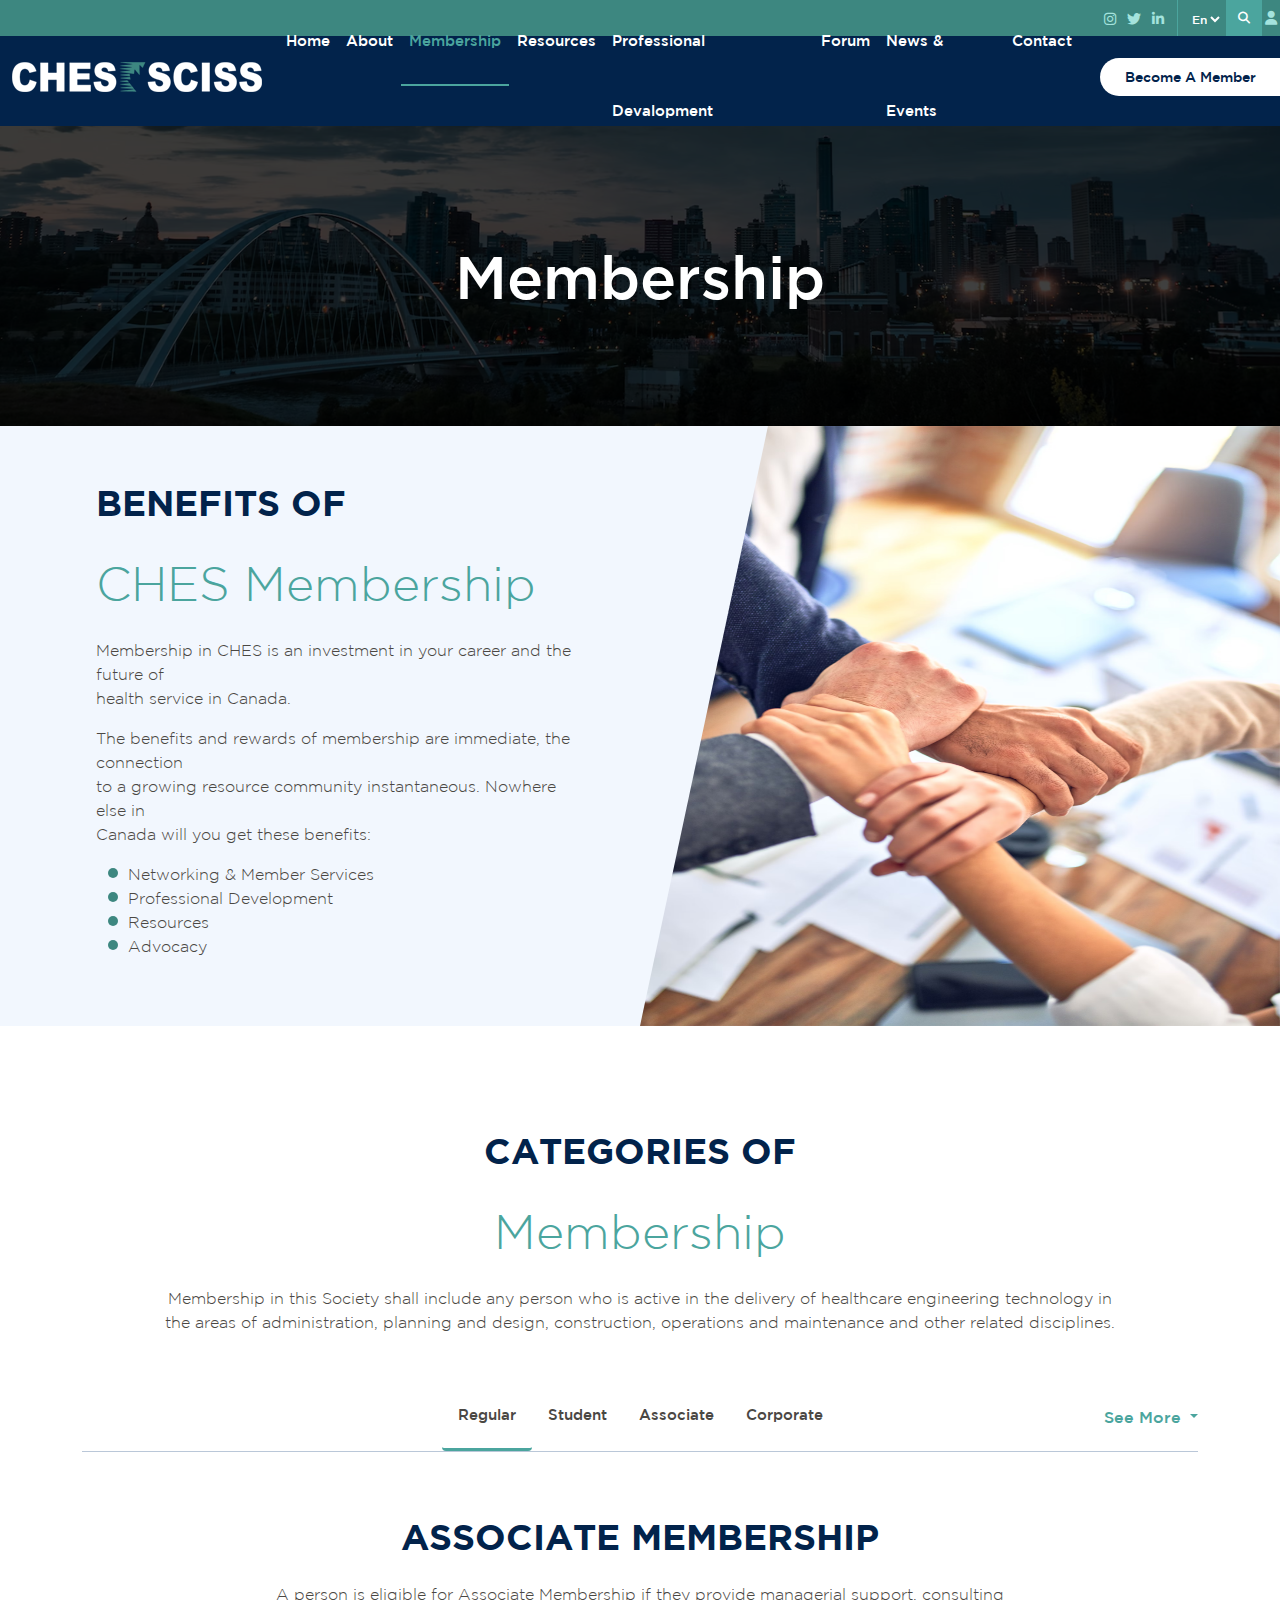
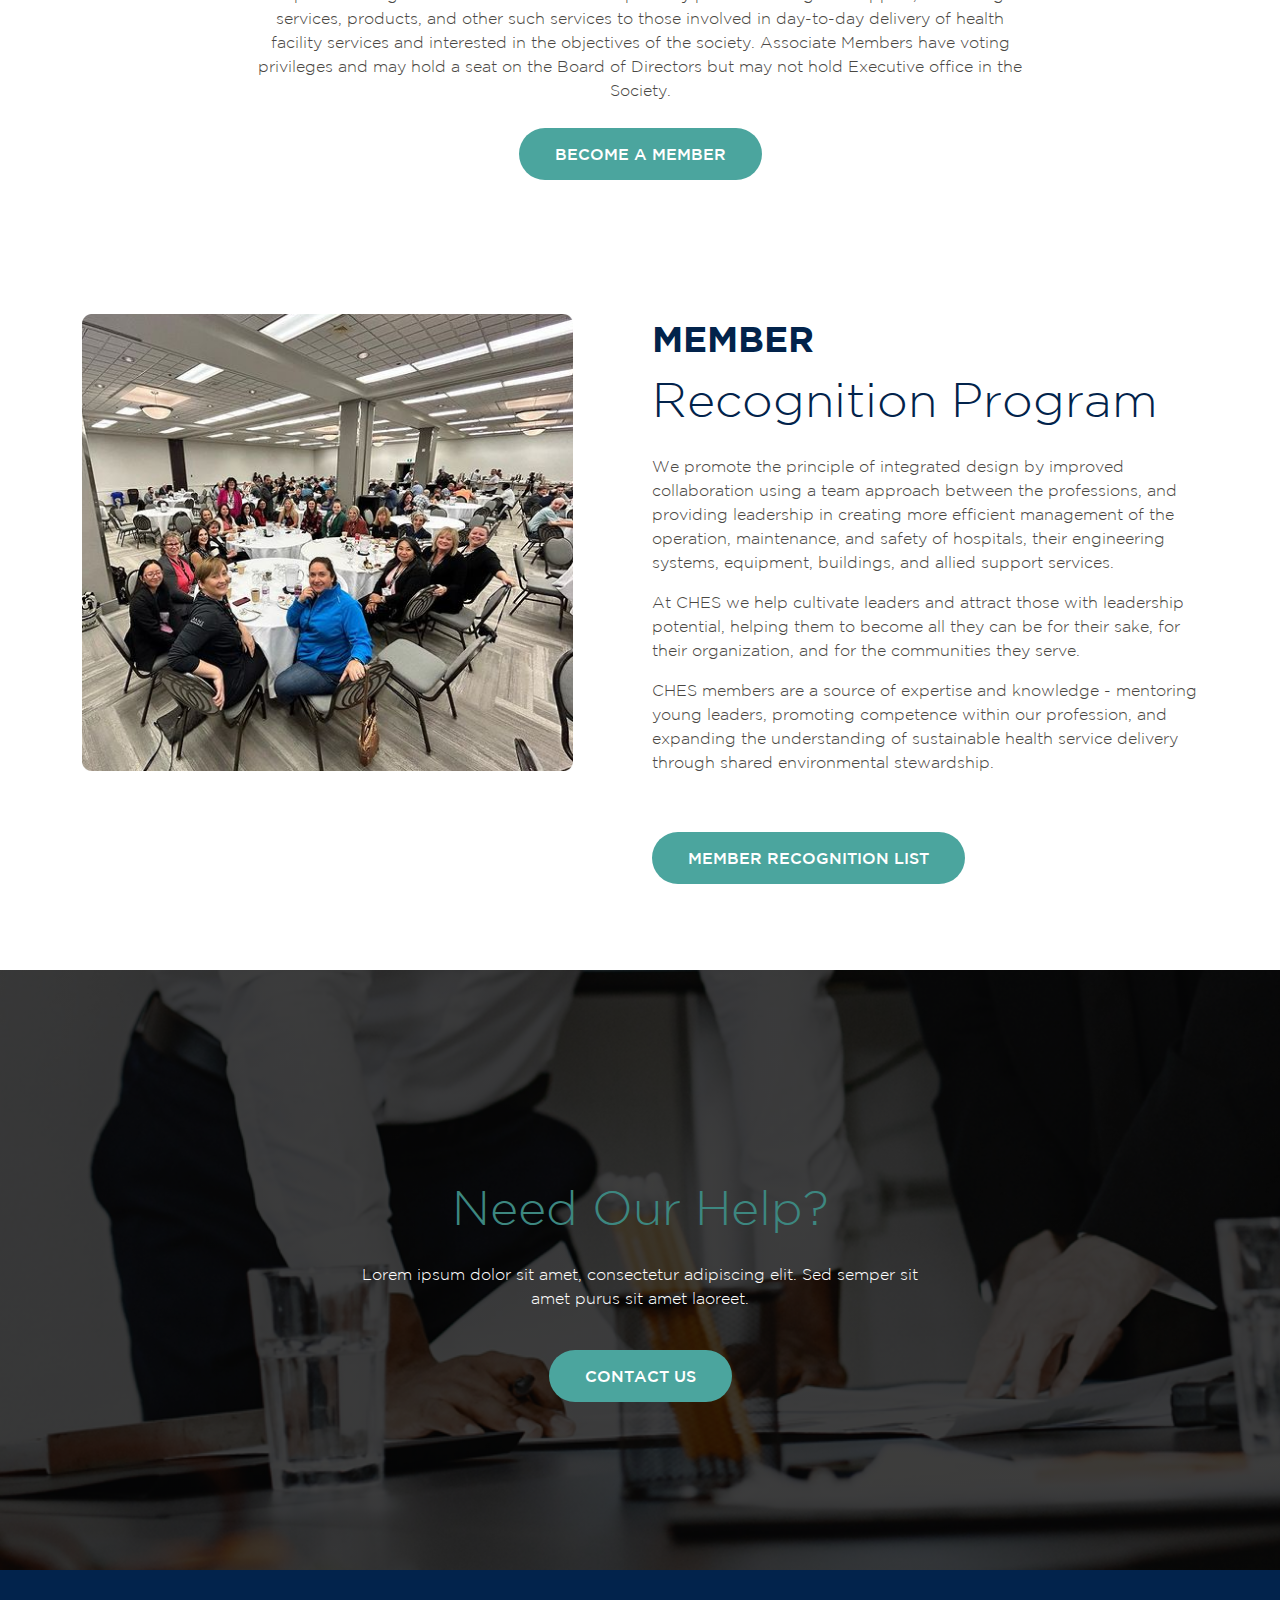
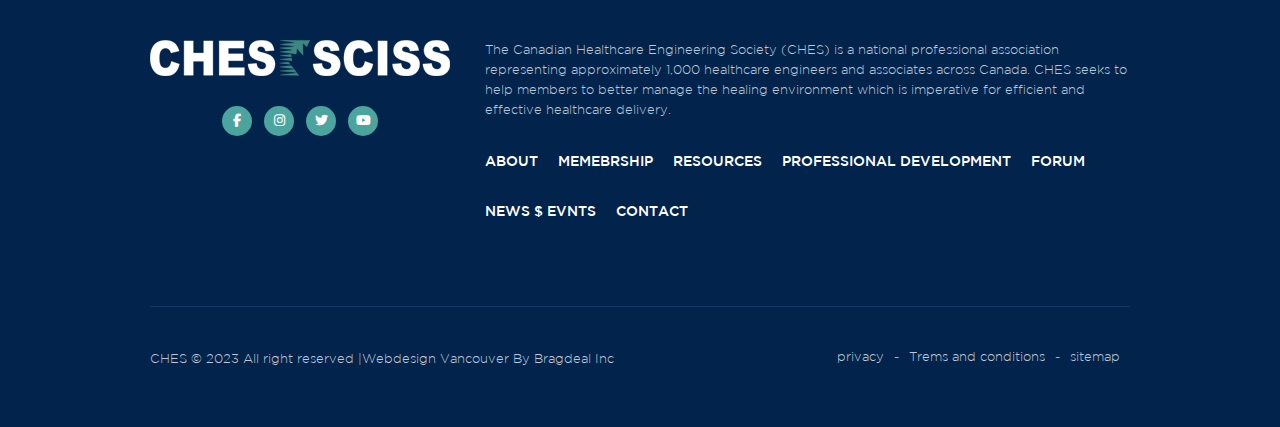
<file: membership.html>
<!doctype html>
<html lang="en">
  <head>
    <!-- Required meta tags -->
    <meta charset="utf-8">
    <meta name="viewport" content="width=device-width, initial-scale=1">
    <!-- Bootstrap CSS -->
    <link href="css/bootstrap.min.css" rel="stylesheet">
    <link href="css/style.css" rel="stylesheet">

    <link rel="icon" type="image/x-icon" href="img/fav.png">
    <link rel="stylesheet"
      href="https://cdnjs.cloudflare.com/ajax/libs/font-awesome/6.5.1/css/all.min.css"
      crossorigin="anonymous" referrerpolicy="no-referrer" />
    <title>CHES SCISS</title>
  </head>
  <body>
    <!-- Header start -->
    <header>
      <div class="top-bar">
        <div>
          <a href="#"><i class="fa-brands fa-instagram fa"></i></a>
          <a href="#"><i class="fa-brands fa-twitter"></i></a>
          <a href="#"><i class="fa-brands fa-linkedin-in"></i></a>
        </div>
        <div class="search-area">
          <div>
            <select class="selectpicker" data-width="fit">
              <option
                data-content='<span class="flag-icon flag-icon-us"></span> English'>En</option>
              <option
                data-content='<span class="flag-icon flag-icon-mx"></span> Español'>Fr</option>
            </select>
          </div>
          <button onclick="openSearch()"><i
              class="fa-solid fa-magnifying-glass"></i></button>
          <a href="my-account.html" class="bg-none"><i
              class="fa-solid fa-user"></i></a>
        </div>
      </div>
      <nav class="navbar navbar-expand-lg navbar-light to-nav-bg">
        <div class="container-fluid">
          <a class="navbar-brand" href="index.html"><img src="img/logo.png"
              alt></a>
          <button class="navbar-toggler" type="button" data-bs-toggle="collapse"
            data-bs-target="#navbarSupportedContent"
            aria-controls="navbarSupportedContent" aria-expanded="false"
            aria-label="Toggle navigation">
            <img src="img/menubar.png" alt width="20">
          </button>
          <div class="collapse navbar-collapse" id="navbarSupportedContent">
            <ul class="navbar-nav mb-2 mb-lg-0">
              <li class="nav-item">
                <a class="nav-link" aria-current="page"
                  href="index.html">Home</a>
              </li>
              <li class="nav-item">
                <a class="nav-link" href="about-us.html">About</a>
              </li>
              <li class="nav-item">
                <a class="nav-link active" href="membership.html">Membership</a>
              </li>
              <li class="nav-item">
                <a class="nav-link" href="resources.html">Resources</a>
              </li>
              <li class="nav-item">
                <a class="nav-link"
                  href="professional-development.html">Professional
                  Devalopment</a>
              </li>
              <li class="nav-item">
                <a class="nav-link" href="forum.html">Forum</a>
              </li>
              <li class="nav-item">
                <a class="nav-link" href="news-events.html">News & Events</a>
              </li>
              <li class="nav-item">
                <a class="nav-link" href="contact.html">Contact</a>
              </li>
            </ul>
            <form class="d-flex">
              <button class="become-member" type="submit">Become A
                Member</button>
            </form>
          </div>
        </div>
      </nav>
    </header>

    <!-- NATIONAL CONFERENCE start -->
    <section class="sub-banner">
      <div class="img-area"><img src="img/ch-banner.png" alt></div>
      <div class="sub-banner-text">
        <h1>Membership</h1>
      </div>
    </section>

    <!-- NATIONAL CONFERENCE start -->
    <section class="membership-ches-area">
      <!-- <div class="membership-img-left"><img src="img/membership-img.png"
          alt></div> -->
          
      <div class="membership-text">
        <h2>Benefits of</h2>
        <h4>CHES Membership</h4>
        <p>Membership in CHES is an investment in your career and the future of
          <br>health service in Canada.</p>

        <p>The benefits and rewards of membership are immediate, the connection
          <br>to a growing resource community instantaneous. Nowhere else in
          <br>Canada will you get these benefits:</p>

        <ul>
          <li>Networking & Member Services</li>
          <li>Professional Development</li>
          <li>Resources</li>
          <li>Advocacy</li>
        </ul>
      </div>
      <div class="membership-img"><img src="img/membership-img.png"
        alt></div>

    </section>
    <!-- NATIONAL CONFERENCE start -->
    <section class="mt-100">
      <div class="container">
        <div class="row">
          <div class="col-md-12 text-center">
            <h2>Categories of</h2>
            <h4>Membership</h4>
            <p class="text-center mb-5">Membership in this Society shall include
              any person who is active in the delivery of healthcare engineering
              technology in <br>the areas of administration, planning and
              design, construction, operations and maintenance and other related
              disciplines.</p>
          </div>
        </div>
      </div>
    </section>
    <!-- NATIONAL CONFERENCE start -->
    <section class>
      <div class="container">
        <div class="row">
          <div class="col-md-12 text-center">
            <div class="associate-area mb-5">
              <ul class="nav nav-pills mb-3" id="pills-tab" role="tablist">
                <li class="nav-item" role="presentation">
                  <button class="nav-link active" id="pills-home-tab"
                    data-bs-toggle="pill" data-bs-target="#pills-home"
                    type="button" role="tab" aria-controls="pills-home"
                    aria-selected="true">Regular</button>
                </li>
                <li class="nav-item" role="presentation">
                  <button class="nav-link" id="pills-profile-tab"
                    data-bs-toggle="pill" data-bs-target="#pills-profile"
                    type="button" role="tab" aria-controls="pills-profile"
                    aria-selected="false">Student</button>
                </li>
                <li class="nav-item" role="presentation">
                  <button class="nav-link" id="pills-contact-tab"
                    data-bs-toggle="pill" data-bs-target="#pills-contact"
                    type="button" role="tab" aria-controls="pills-contact"
                    aria-selected="false">Associate</button>
                </li>
                <li class="nav-item" role="presentation">
                  <button class="nav-link" id="corporate-tab"
                    data-bs-toggle="pill" data-bs-target="#corporate"
                    type="button" role="tab" aria-controls="corporate"
                    aria-selected="false">Corporate</button>
                </li>
                <div class="dropdown tabs-see-more">
                  <button class="dropdown-toggle" type="button" data-bs-toggle="dropdown" aria-expanded="false">
                    See More
                  </button>
                  <div class="dropdown-menu" >
                    <ul class="nav nav-pills" id="pills-tab" role="tablist">
                      <li class="nav-item" role="presentation">
                        <button class="nav-link" id="honorary-tab"
                          data-bs-toggle="pill" data-bs-target="#honorary"
                          type="button" role="tab" aria-controls="honorary"
                          aria-selected="false">Honorary</button>
                      </li>
                      <li class="nav-item" role="presentation">
                        <button class="nav-link" id="emeritus-tab"
                          data-bs-toggle="pill" data-bs-target="#emeritus"
                          type="button" role="tab" aria-controls="emeritus"
                          aria-selected="false">Emeritus</button>
                      </li>
                    </ul>
                  </div>
                </div>
              </ul>
              <div class="tab-content" id="pills-tabContent">
                <div class="tab-pane fade show active" id="pills-home"
                  role="tabpanel" aria-labelledby="pills-home-tab">
                  <h2 class="mt-60">Associate Membership</h2>
                  <p class="mt-60">A person is eligible for Associate Membership
                    if they provide managerial support, consulting services,
                    products, and other such services to those involved in
                    day-to-day delivery of health facility services and
                    interested in the objectives of the society. Associate
                    Members have voting privileges and may hold a seat on the
                    Board of Directors but may not hold Executive office in the
                    Society.</p>
                  <a href="#" class="btn-style">BECOME A MEMBER</a>
                </div>
                <div class="tab-pane fade" id="pills-profile" role="tabpanel"
                  aria-labelledby="pills-profile-tab">
                  <h2 class="mt-60">Associate Membership</h2>
                  <p class="mt-60">A person is eligible for Associate Membership
                    if they provide managerial support, consulting services,
                    products, and other such services to those involved in
                    day-to-day delivery of health facility services and
                    interested in the objectives of the society. Associate
                    Members have voting privileges and may hold a seat on the
                    Board of Directors but may not hold Executive office in the
                    Society.</p>
                  <a href="#" class="btn-style">BECOME A MEMBER</a>
                </div>
                <div class="tab-pane fade" id="pills-contact" role="tabpanel"
                  aria-labelledby="pills-contact-tab">
                  <h2 class="mt-60">Associate Membership</h2>
                  <p class="mt-60">A person is eligible for Associate Membership
                    if they provide managerial support, consulting services,
                    products, and other such services to those involved in
                    day-to-day delivery of health facility services and
                    interested in the objectives of the society. Associate
                    Members have voting privileges and may hold a seat on the
                    Board of Directors but may not hold Executive office in the
                    Society.</p>
                  <a href="#" class="btn-style">BECOME A MEMBER</a>
                </div>
                <div class="tab-pane fade" id="corporate" role="tabpanel"
                  aria-labelledby="corporate-tab">
                  <h2 class="mt-60">Associate Membership</h2>
                  <p class="mt-60">A person is eligible for Associate Membership
                    if they provide managerial support, consulting services,
                    products, and other such services to those involved in
                    day-to-day delivery of health facility services and
                    interested in the objectives of the society. Associate
                    Members have voting privileges and may hold a seat on the
                    Board of Directors but may not hold Executive office in the
                    Society.</p>
                  <a href="#" class="btn-style">BECOME A MEMBER</a>
                </div>
                <div class="tab-pane fade" id="honorary" role="tabpanel"
                  aria-labelledby="honorary-tab">
                  <h2 class="mt-60">Associate Membership</h2>
                  <p class="mt-60">A person is eligible for Associate Membership
                    if they provide managerial support, consulting services,
                    products, and other such services to those involved in
                    day-to-day delivery of health facility services and
                    interested in the objectives of the society. Associate
                    Members have voting privileges and may hold a seat on the
                    Board of Directors but may not hold Executive office in the
                    Society.</p>
                  <a href="#" class="btn-style">BECOME A MEMBER</a>
                </div>
                <div class="tab-pane fade" id="emeritus" role="tabpanel"
                  aria-labelledby="emeritus-tab">
                  <h2 class="mt-60">Associate Membership</h2>
                  <p class="mt-60">A person is eligible for Associate Membership
                    if they provide managerial support, consulting services,
                    products, and other such services to those involved in
                    day-to-day delivery of health facility services and
                    interested in the objectives of the society. Associate
                    Members have voting privileges and may hold a seat on the
                    Board of Directors but may not hold Executive office in the
                    Society.</p>
                  <a href="#" class="btn-style">BECOME A MEMBER</a>
                </div>
              </div>
            </div>
          </div>
        </div>
      </div>
    </section>
    <!--  start -->
    <section class="national-area mt-100">
      <div class="container">
        <div class="row mt-50 member">
          <div class="col-md-6">
            <div class="img-national">
              <img src="img/about-how.png" alt width="70%">
            </div>
          </div>
          <div class="col-md-6">
            <h2>Member</h2>
            <h4>Recognition Program</h4>
            <p>We promote the principle of integrated design by improved
              collaboration using a team approach between the professions, and
              providing leadership in creating more efficient management of the
              operation, maintenance, and safety of hospitals, their engineering
              systems, equipment, buildings, and allied support services.
            </p><p>
              At CHES we help cultivate leaders and attract those with
              leadership potential, helping them to become all they can be for
              their sake, for their organization, and for the communities they
              serve.
            </p><p class=" mb-5">
              CHES members are a source of expertise and knowledge - mentoring
              young leaders, promoting competence within our profession, and
              expanding the understanding of sustainable health service delivery
              through shared environmental stewardship.</p><br>
            <a  class="btn-style" href="https://bragdeal.help/members/ches/wp-content/uploads/2024/01/2023_Membership_Recognition_Plaque_List.jpg" data-toggle="lightbox" data-gallery="youtubevideos">
              Member Recognition List
            </a>
          </div>
        </div>
      </div>
    </section>

    <!-- start need-help -->
    <section class="need-help mt-100">
      <div class="container-fluid px-0">
        <div class="row gx-0">
          <div class="col-md-12">
            <div class="text">
              <h4>need our help?</h4>
              <p>Lorem ipsum dolor sit amet, consectetur adipiscing elit. Sed
                semper sit amet purus sit amet laoreet.</p>
              <br>
              <a href="#" class="btn-style">contact us</a>
            </div>
          </div>
        </div>
      </div>
    </section>

    <!-- start Footer -->
    <footer>
      <div class="container-fluid px-0">
        <div class="hr-row">
          <div class="row">
            <div class="col-md-4">
              <div class="footer-left-content">
                <div class="logo">
                  <img src="img/logo-foot.png" alt>
                </div>
                <div class="social-icons">
                  <ul>
                    <li><a href="#"><i
                          class="fa-brands fa-facebook-f"></i></a></li>
                    <li><a href="#"><i
                          class="fa-brands fa-instagram"></i></a></li>
                    <li><a href="#"><i
                          class="fa-brands fa-twitter"></i></a></li>
                    <li><a href="#"><i
                          class="fa-brands fa-youtube"></i></a></li>
                  </ul>
                </div>
              </div>
            </div>
            <div class="col-md-8">
              <div class="footer-right-content">
                <p>The Canadian Healthcare Engineering Society (CHES) is a
                  national professional association representing approximately
                  1,000 healthcare engineers and associates across Canada. CHES
                  seeks to help members to better manage the healing environment
                  which is imperative for efficient and effective healthcare
                  delivery.</p>
                <ul>
                  <li><a href="#">about</a></li>
                  <li><a href="#">memebrship</a></li>
                  <li><a href="#">resources</a></li>
                  <li><a href="#">professional development</a></li>
                  <li><a href="#">forum</a></li>
                  <li><a href="#">news $ evnts</a></li>
                  <li><a href="#">contact</a></li>
                </ul>
              </div>
            </div>
          </div>
        </div>
      </div>
      <div class="container-fluid px-0">
        <div class="footer-bar">
          <div class="row gx-0">
            <div class="col-md-6">
              <p> CHES &copy; 2023 All right reserved |Webdesign Vancouver By
                Bragdeal Inc</p>
            </div>
            <div class="col-md-6">
              <div class="links">
                <ul>
                  <li><a href="#">privacy </a></li>
                  <li>-</li>
                  <li><a href="#">Trems and conditions</a></li>
                  <li>-</li>
                  <li><a href="#">sitemap</a></li>
                </ul>
              </div>
            </div>
          </div>
        </div>
      </div>
    </footer>
    <!-- sarc -->
    <div id="searchbar" class="overlay">
      <span class="closebtn" onclick="closeSearch()"
        title="Close Overlay">×</span>
      <div class="overlay-content">
        <form action="/action_page.php">
          <input type="text" placeholder="Search.." name="search">
          <button type="submit"><i class="fa fa-search"></i></button>
        </form>
      </div>
    </div>
    <!-- Option 1: Bootstrap Bundle with Popper -->
    <script src="js/jquery-2.1.1.js"></script>
    <script src="js/bootstrap.bundle.min.js"></script>
    <script src="js/index.bundle.min.js"></script>
    <script>
      $(function(){
          $('.selectpicker').selectpicker();
      });
      function openSearch() {
        document.getElementById("searchbar").style.display = "block";
      }
      
      function closeSearch() {
        document.getElementById("searchbar").style.display = "none";
      }
    </script>

  </body>
</html>
</file>
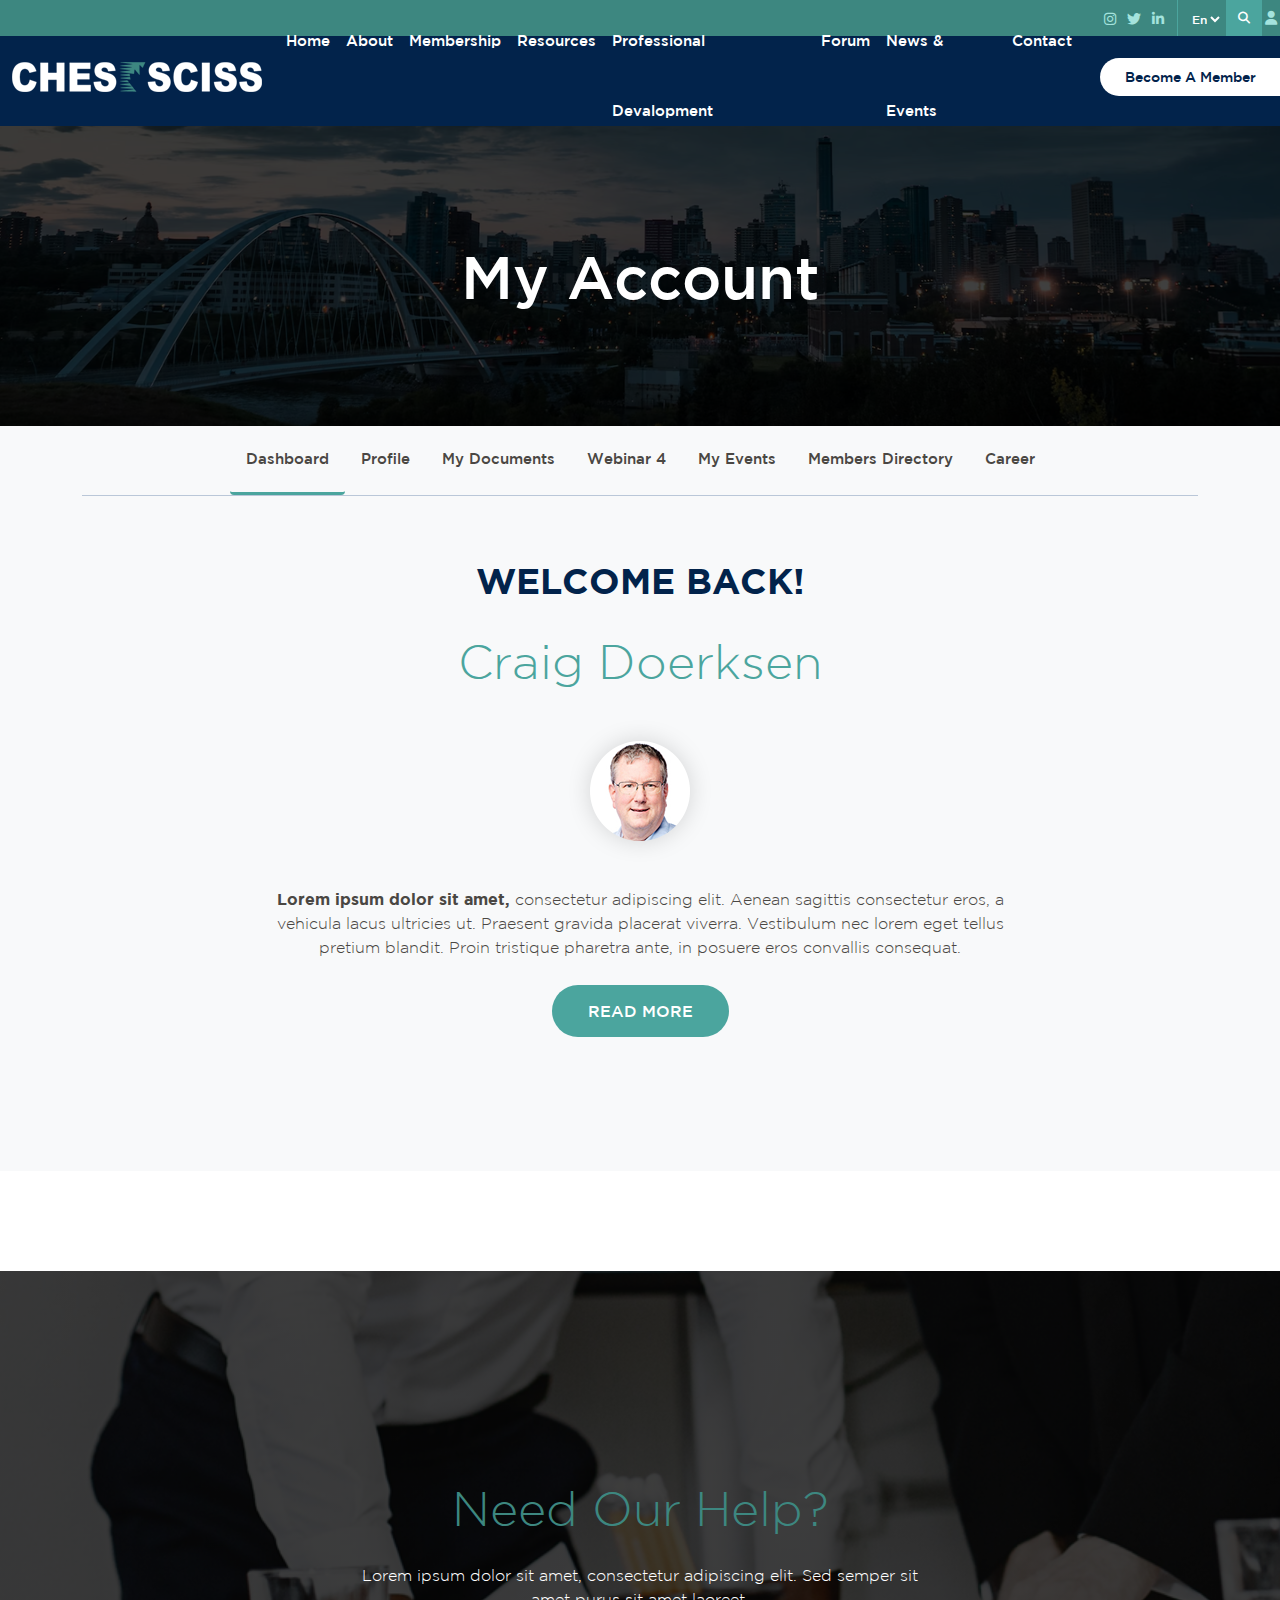
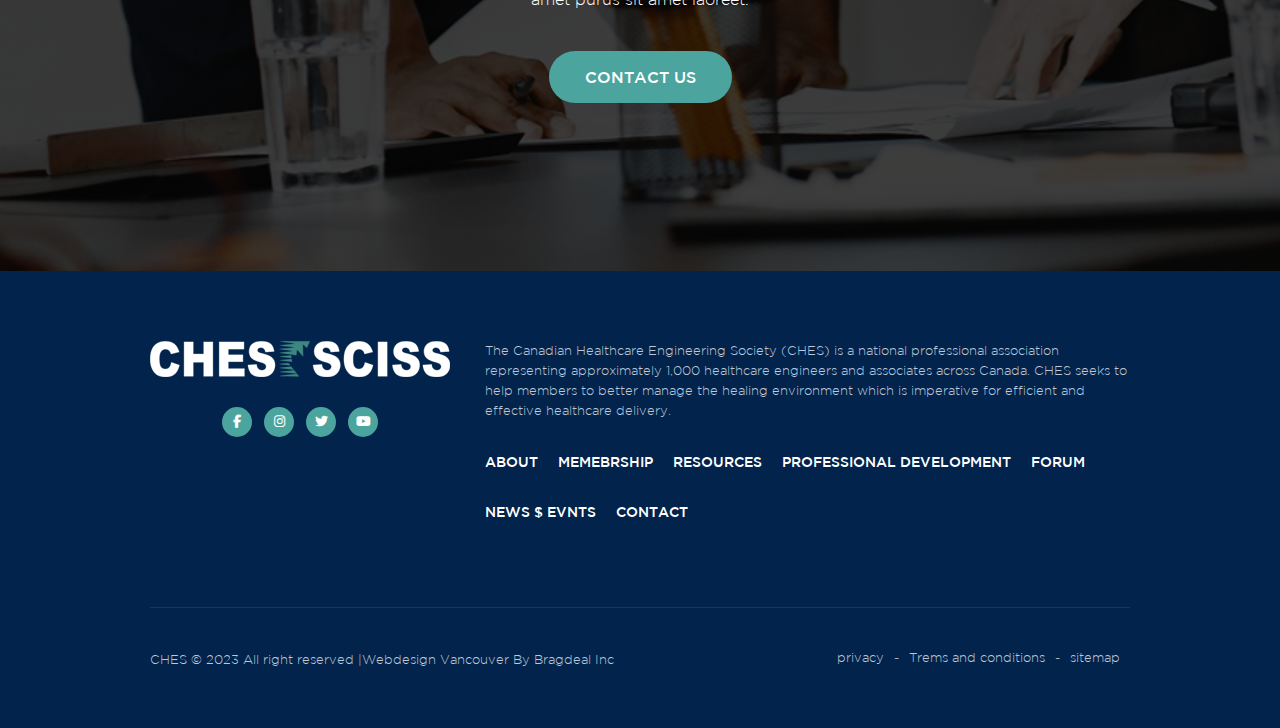
<file: my-account.html>
<!doctype html>
<html lang="en">
  <head>
    <!-- Required meta tags -->
    <meta charset="utf-8">
    <meta name="viewport" content="width=device-width, initial-scale=1">
    <!-- Bootstrap CSS -->
    <link href="css/bootstrap.min.css" rel="stylesheet">
    <link href="css/style.css" rel="stylesheet">
    
    <link rel="icon" type="image/x-icon" href="img/fav.png">
    <link rel="stylesheet"
      href="https://cdnjs.cloudflare.com/ajax/libs/font-awesome/6.5.1/css/all.min.css"
      crossorigin="anonymous" referrerpolicy="no-referrer" />
    <title>CHES SCISS</title>
  </head>
  <body>
    <!-- Header start -->
    <header>
      <div class="top-bar">
        <div>
          <a href="#"><i class="fa-brands fa-instagram fa"></i></a>
          <a href="#"><i class="fa-brands fa-twitter"></i></a>
          <a href="#"><i class="fa-brands fa-linkedin-in"></i></a>
        </div>
        <div class="search-area">
          <div>
            <select class="selectpicker" data-width="fit">
              <option
                data-content='<span class="flag-icon flag-icon-us"></span> English'>En</option>
              <option
                data-content='<span class="flag-icon flag-icon-mx"></span> Español'>Fr</option>
            </select>
          </div>
          <button onclick="openSearch()"><i
              class="fa-solid fa-magnifying-glass"></i></button>
              <a href="my-account.html" class="bg-none"><i
                class="fa-solid fa-user"></i></a>
        </div>
      </div>
      <nav class="navbar navbar-expand-lg navbar-light to-nav-bg">
        <div class="container-fluid">
          <a class="navbar-brand" href="index.html"><img src="img/logo.png"
              alt></a>
          <button class="navbar-toggler" type="button" data-bs-toggle="collapse"
            data-bs-target="#navbarSupportedContent"
            aria-controls="navbarSupportedContent" aria-expanded="false"
            aria-label="Toggle navigation">
            <img src="img/menubar.png" alt width="20">
          </button>
          <div class="collapse navbar-collapse" id="navbarSupportedContent">
            <ul class="navbar-nav mb-2 mb-lg-0">
              <li class="nav-item">
                <a class="nav-link" aria-current="page"
                  href="index.html">Home</a>
              </li>
              <li class="nav-item">
                <a class="nav-link" href="about-us.html">About</a>
              </li>
              <li class="nav-item">
                <a class="nav-link" href="membership.html">Membership</a>
              </li>
              <li class="nav-item">
                <a class="nav-link" href="resources.html">Resources</a>
              </li>
              <li class="nav-item">
                <a class="nav-link"
                  href="professional-development.html">Professional
                  Devalopment</a>
              </li>
              <li class="nav-item">
                <a class="nav-link" href="forum.html">Forum</a>
              </li>
              <li class="nav-item">
                <a class="nav-link" href="news-events.html">News & Events</a>
              </li>
              <li class="nav-item">
                <a class="nav-link" href="contact.html">Contact</a>
              </li>
            </ul>
            <form class="d-flex">
              <button class="become-member" type="submit">Become A
                Member</button>
            </form>
          </div>
        </div>
      </nav>
    </header>

    <!-- NATIONAL CONFERENCE start -->
    <section class="sub-banner">
      <div class="img-area"><img src="img/ch-banner.png" alt></div>
      <div class="sub-banner-text">
        <h1>My Account</h1>
      </div>
    </section>

    <!-- NATIONAL CONFERENCE start -->
    <section class="bg-light pb-100">
      <div class="container">
        <div class="row">
          <div class="col-md-12 text-center">
            <div class="associate-area mb-5">
              <ul class="nav nav-pills mb-3" id="pills-tab" role="tablist">
                <li class="nav-item" role="presentation">
                  <button class="nav-link active" id="pills-home-tab"
                    data-bs-toggle="pill" data-bs-target="#pills-home"
                    type="button" role="tab" aria-controls="pills-home"
                    aria-selected="true">Dashboard</button>
                </li>
                <li class="nav-item" role="presentation">
                  <button class="nav-link" id="pills-profile-tab"
                    data-bs-toggle="pill" data-bs-target="#pills-profile"
                    type="button" role="tab" aria-controls="pills-profile"
                    aria-selected="false">Profile</button>
                </li>
                <li class="nav-item" role="presentation">
                  <button class="nav-link" id="pills-contact-tab"
                    data-bs-toggle="pill" data-bs-target="#pills-contact"
                    type="button" role="tab" aria-controls="pills-contact"
                    aria-selected="false">My Documents</button>
                </li>
                <li class="nav-item" role="presentation">
                  <button class="nav-link" id="corporate-tab"
                    data-bs-toggle="pill" data-bs-target="#corporate"
                    type="button" role="tab" aria-controls="corporate"
                    aria-selected="false">Webinar 4</button>
                </li>
                <li class="nav-item" role="presentation">
                  <button class="nav-link" id="honorary-tab"
                    data-bs-toggle="pill" data-bs-target="#honorary"
                    type="button" role="tab" aria-controls="honorary"
                    aria-selected="false">My Events</button>
                </li>
                <li class="nav-item" role="presentation">
                  <button class="nav-link" id="emeritus-tab"
                    data-bs-toggle="pill" data-bs-target="#emeritus"
                    type="button" role="tab" aria-controls="emeritus"
                    aria-selected="false">Members Directory</button>
                </li>
                <li class="nav-item" role="presentation">
                  <button class="nav-link" id="Career-tab"
                    data-bs-toggle="pill" data-bs-target="#Career"
                    type="button" role="tab" aria-controls="Career"
                    aria-selected="false">Career</button>
                </li>
              </ul>
              <div class="tab-content" id="pills-tabContent">
                <div class="tab-pane fade show active" id="pills-home"
                  role="tabpanel" aria-labelledby="pills-home-tab">
                  <h2 class="mt-60">Welcome Back!</h2>
                  <h4>Craig Doerksen</h4>
                  <div class="user-img"><img src="img/user-img.png" alt="user"></div>
                  <p class="mt-60">
                    <strong>Lorem ipsum dolor sit amet,</strong> consectetur adipiscing elit. Aenean sagittis consectetur eros, a vehicula lacus ultricies ut. Praesent gravida placerat viverra. Vestibulum nec lorem eget tellus pretium blandit. Proin tristique pharetra ante, in posuere eros convallis consequat.</p>
                  <a href="#" class="btn-style">Read More</a>
                </div>
                <div class="tab-pane fade" id="pills-profile" role="tabpanel"
                  aria-labelledby="pills-profile-tab">
                  <h2 class="mt-60">2023</h2>
                  <h4>Decarbonization for Healthcare Buildings - The<br> Giant Step Forward</h4>
                  <p class="mt-60">
                    <strong>Speaker:</strong> Ted Loucks, P.Eng., MBA, PMP, CEM, LEED AP, Partner, MCW Custom Energy Solutions Ltd.<br></p>
                    <p>Healthcare accounts for a disproportionate amount of greenhouse gas emissions from buildings. The challenge for the future of healthcare buildings to decarbonize to achieve climate change goals is imposing but achievable. The presentation purpose is to provide a roadmap and practical applications to change the trajectory of emissions, and improving healthcare sustainability and quality.</p>
                  <a href="#" class="btn-style">Read More</a>
                </div>
                <div class="tab-pane fade" id="pills-contact" role="tabpanel"
                  aria-labelledby="pills-contact-tab">
                  <h2 class="mt-60">2023</h2>
                  <h4>Decarbonization for Healthcare Buildings - The<br> Giant Step Forward</h4>
                  <p class="mt-60">
                    <strong>Speaker:</strong> Ted Loucks, P.Eng., MBA, PMP, CEM, LEED AP, Partner, MCW Custom Energy Solutions Ltd.<br></p>
                    <p>Healthcare accounts for a disproportionate amount of greenhouse gas emissions from buildings. The challenge for the future of healthcare buildings to decarbonize to achieve climate change goals is imposing but achievable. The presentation purpose is to provide a roadmap and practical applications to change the trajectory of emissions, and improving healthcare sustainability and quality.</p>
                  <a href="#" class="btn-style">Read More</a>
                </div>
                <div class="tab-pane fade" id="corporate" role="tabpanel"
                  aria-labelledby="corporate-tab">
                  <h2 class="mt-60">2023</h2>
                  <h4>Decarbonization for Healthcare Buildings - The<br> Giant Step Forward</h4>
                  <p class="mt-60">
                    <strong>Speaker:</strong> Ted Loucks, P.Eng., MBA, PMP, CEM, LEED AP, Partner, MCW Custom Energy Solutions Ltd.<br></p>
                    <p>Healthcare accounts for a disproportionate amount of greenhouse gas emissions from buildings. The challenge for the future of healthcare buildings to decarbonize to achieve climate change goals is imposing but achievable. The presentation purpose is to provide a roadmap and practical applications to change the trajectory of emissions, and improving healthcare sustainability and quality.</p>
                  <a href="#" class="btn-style">Read More</a>
                </div>
                <div class="tab-pane fade" id="honorary" role="tabpanel"
                  aria-labelledby="honorary-tab">
                  <h2 class="mt-60">2023</h2>
                  <h4>Decarbonization for Healthcare Buildings - The<br> Giant Step Forward</h4>
                  <p class="mt-60">
                    <strong>Speaker:</strong> Ted Loucks, P.Eng., MBA, PMP, CEM, LEED AP, Partner, MCW Custom Energy Solutions Ltd.<br></p>
                    <p>Healthcare accounts for a disproportionate amount of greenhouse gas emissions from buildings. The challenge for the future of healthcare buildings to decarbonize to achieve climate change goals is imposing but achievable. The presentation purpose is to provide a roadmap and practical applications to change the trajectory of emissions, and improving healthcare sustainability and quality.</p>
                  <a href="#" class="btn-style">Read More</a>
                </div>
                <div class="tab-pane fade" id="emeritus" role="tabpanel"
                  aria-labelledby="emeritus-tab">
                  <h2 class="mt-60">2023</h2>
                  <h4>Decarbonization for Healthcare Buildings - The<br> Giant Step Forward</h4>
                  <p class="mt-60">
                    <strong>Speaker:</strong> Ted Loucks, P.Eng., MBA, PMP, CEM, LEED AP, Partner, MCW Custom Energy Solutions Ltd.<br></p>
                    <p>Healthcare accounts for a disproportionate amount of greenhouse gas emissions from buildings. The challenge for the future of healthcare buildings to decarbonize to achieve climate change goals is imposing but achievable. The presentation purpose is to provide a roadmap and practical applications to change the trajectory of emissions, and improving healthcare sustainability and quality.</p>
                  <a href="#" class="btn-style">Read More</a>
                </div>
                <div class="tab-pane fade" id="Career" role="tabpanel"
                  aria-labelledby="Career-tab">
                  <h2 class="mt-60">Welcome Back!</h2>
                  <h4>Craig Doerksen</h4>
                  <div class="user-img"><img src="img/user-img.png" alt="user"></div>
                  <p class="mt-60">
                    <strong>Speaker:</strong> Ted Loucks, P.Eng., MBA, PMP, CEM, LEED AP, Partner, MCW Custom Energy Solutions Ltd.<br></p>
                    <p>Healthcare accounts for a disproportionate amount of greenhouse gas emissions from buildings. The challenge for the future of healthcare buildings to decarbonize to achieve climate change goals is imposing but achievable. The presentation purpose is to provide a roadmap and practical applications to change the trajectory of emissions, and improving healthcare sustainability and quality.</p>
                  <a href="#" class="btn-style">Read More</a>
                </div>
              </div>
            </div>
          </div>
        </div>
      </div>
    </section>

    <!-- start need-help -->
    <section class="need-help mt-100">
      <div class="container-fluid px-0">
        <div class="row gx-0">
          <div class="col-md-12">
            <div class="text">
              <h4>need our help?</h4>
              <p>Lorem ipsum dolor sit amet, consectetur adipiscing elit. Sed
                semper sit amet purus sit amet laoreet.</p>
              <br>
              <a href="#" class="btn-style">contact us</a>
            </div>
          </div>
        </div>
      </div>
    </section>

    <!-- start Footer -->
    <footer>
      <div class="container-fluid px-0">
        <div class="hr-row">
          <div class="row">
            <div class="col-md-4">
              <div class="footer-left-content">
                <div class="logo">
                  <img src="img/logo-foot.png" alt>
                </div>
                <div class="social-icons">
                  <ul>
                    <li><a href="#"><i
                          class="fa-brands fa-facebook-f"></i></a></li>
                    <li><a href="#"><i
                          class="fa-brands fa-instagram"></i></a></li>
                    <li><a href="#"><i
                          class="fa-brands fa-twitter"></i></a></li>
                    <li><a href="#"><i
                          class="fa-brands fa-youtube"></i></a></li>
                  </ul>
                </div>
              </div>
            </div>
            <div class="col-md-8">
              <div class="footer-right-content">
                <p>The Canadian Healthcare Engineering Society (CHES) is a
                  national professional association representing approximately
                  1,000 healthcare engineers and associates across Canada. CHES
                  seeks to help members to better manage the healing environment
                  which is imperative for efficient and effective healthcare
                  delivery.</p>
                <ul>
                  <li><a href="#">about</a></li>
                  <li><a href="#">memebrship</a></li>
                  <li><a href="#">resources</a></li>
                  <li><a href="#">professional development</a></li>
                  <li><a href="#">forum</a></li>
                  <li><a href="#">news $ evnts</a></li>
                  <li><a href="#">contact</a></li>
                </ul>
              </div>
            </div>
          </div>
        </div>
      </div>
      <div class="container-fluid px-0">
        <div class="footer-bar">
          <div class="row gx-0">
            <div class="col-md-6">
              <p> CHES &copy; 2023 All right reserved |Webdesign Vancouver By
                Bragdeal Inc</p>
            </div>
            <div class="col-md-6">
              <div class="links">
                <ul>
                  <li><a href="#">privacy </a></li>
                  <li>-</li>
                  <li><a href="#">Trems and conditions</a></li>
                  <li>-</li>
                  <li><a href="#">sitemap</a></li>
                </ul>
              </div>
            </div>
          </div>
        </div>
      </div>
    </footer>
    <!-- sarc -->
    <div id="searchbar" class="overlay">
      <span class="closebtn" onclick="closeSearch()"
        title="Close Overlay">×</span>
      <div class="overlay-content">
        <form action="/action_page.php">
          <input type="text" placeholder="Search.." name="search">
          <button type="submit"><i class="fa fa-search"></i></button>
        </form>
      </div>
    </div>
    <!-- Option 1: Bootstrap Bundle with Popper -->
    <script src="js/jquery-2.1.1.js"></script>
    <script src="js/bootstrap.bundle.min.js"></script>
    <script>
      $(function(){
          $('.selectpicker').selectpicker();
      });
      function openSearch() {
        document.getElementById("searchbar").style.display = "block";
      }
      
      function closeSearch() {
        document.getElementById("searchbar").style.display = "none";
      }
    </script>

  </body>
</html>
</file>
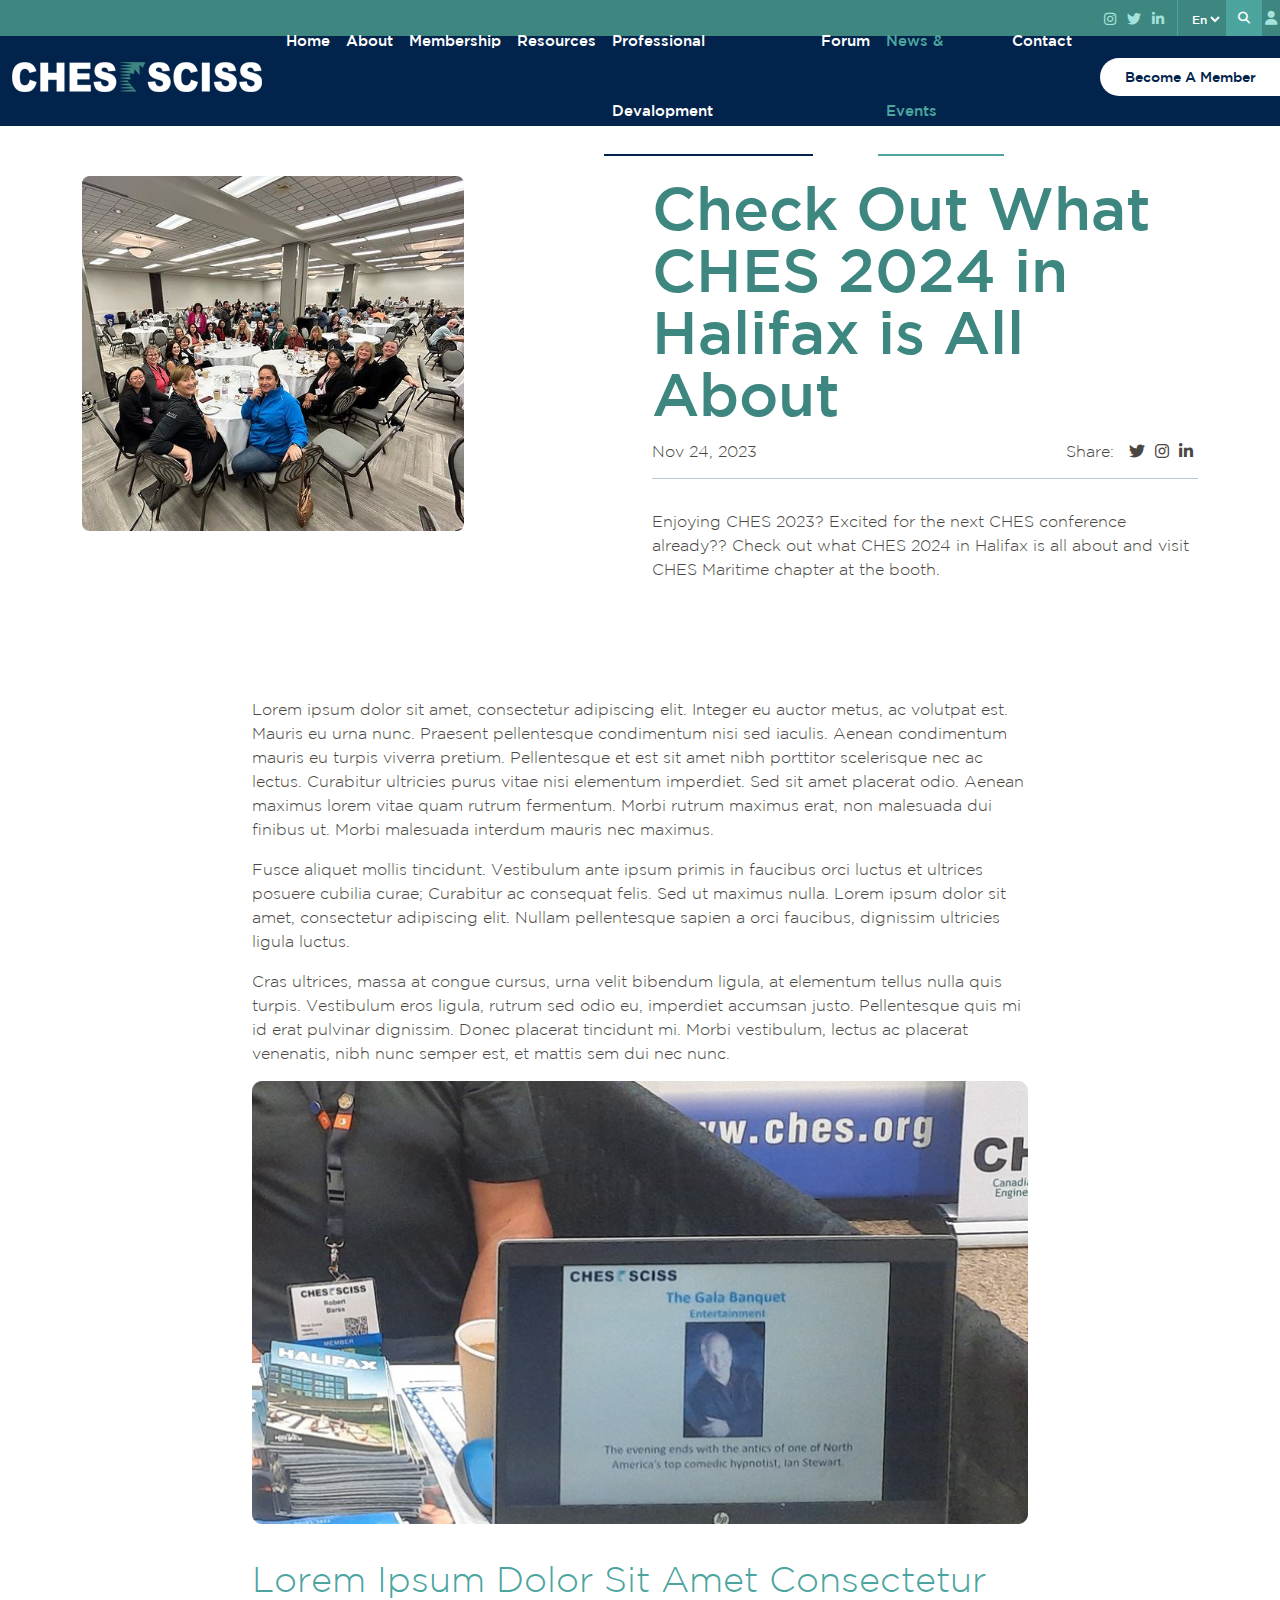
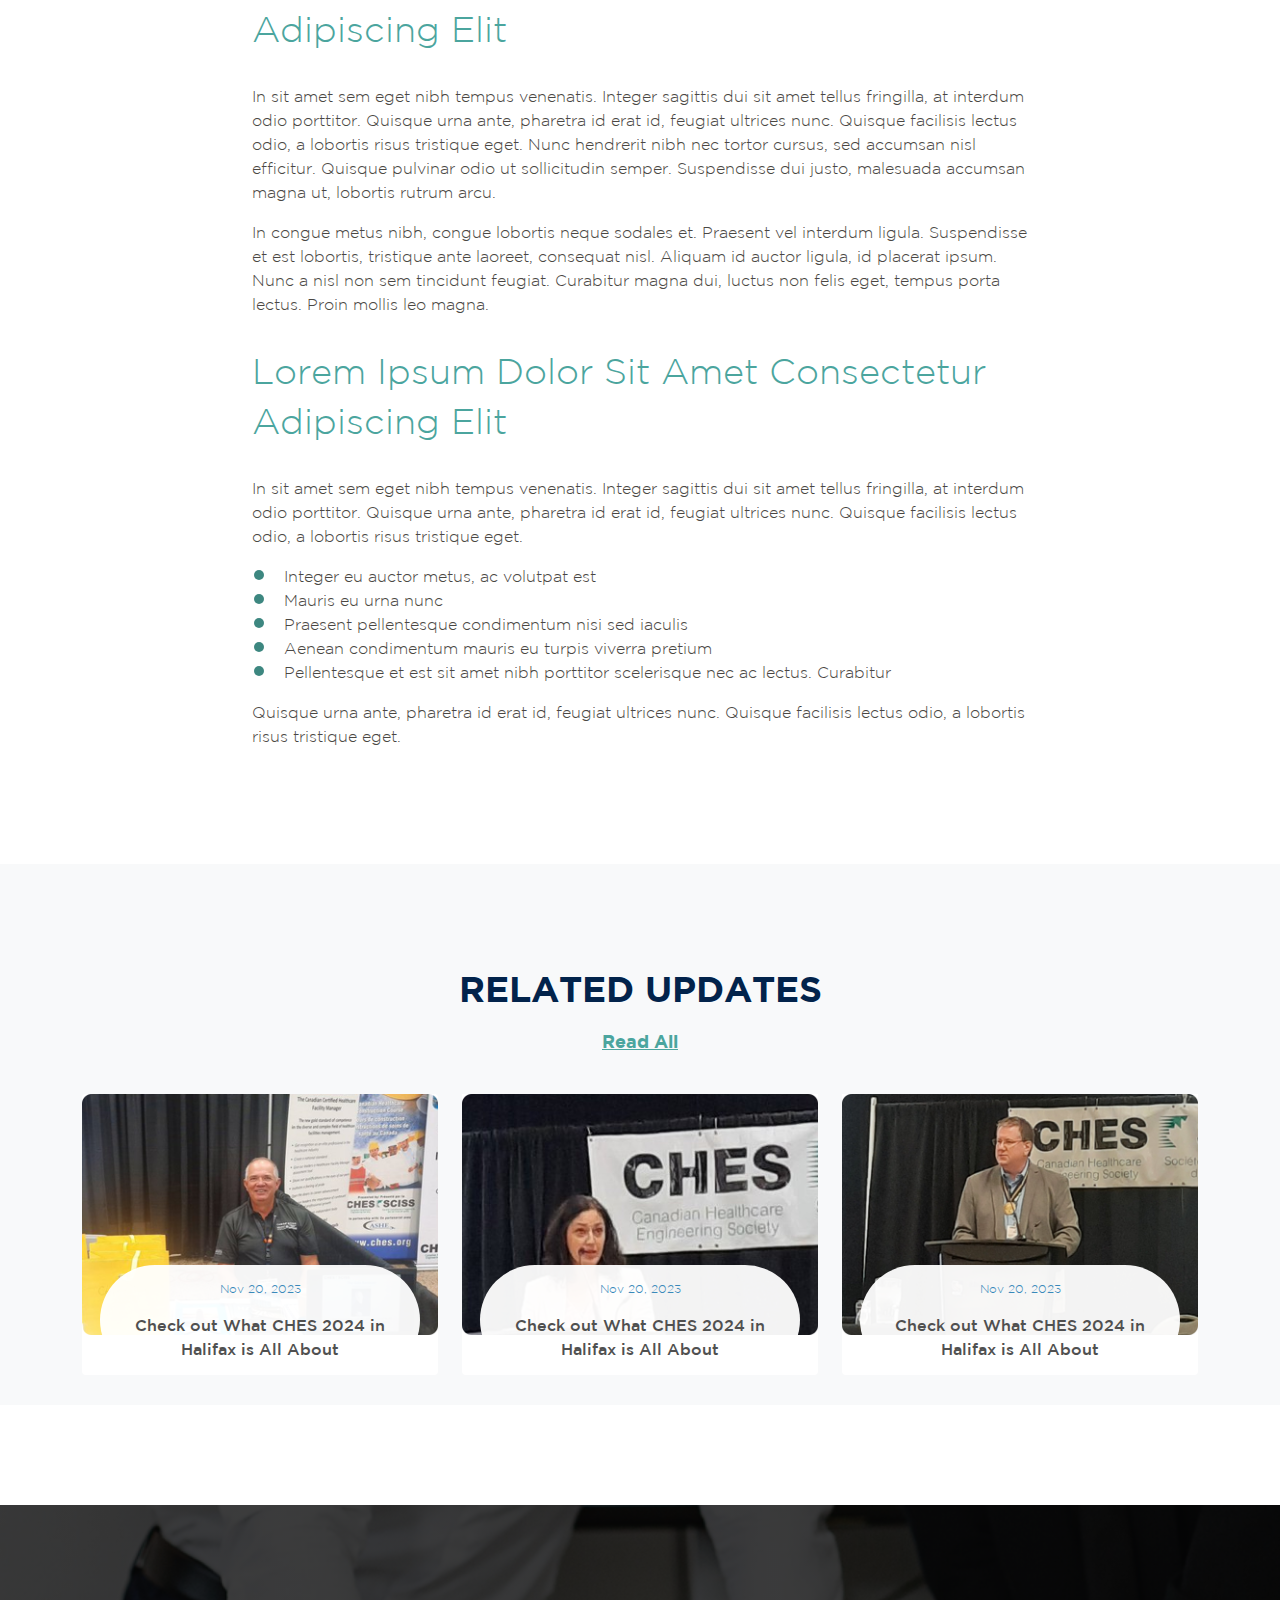
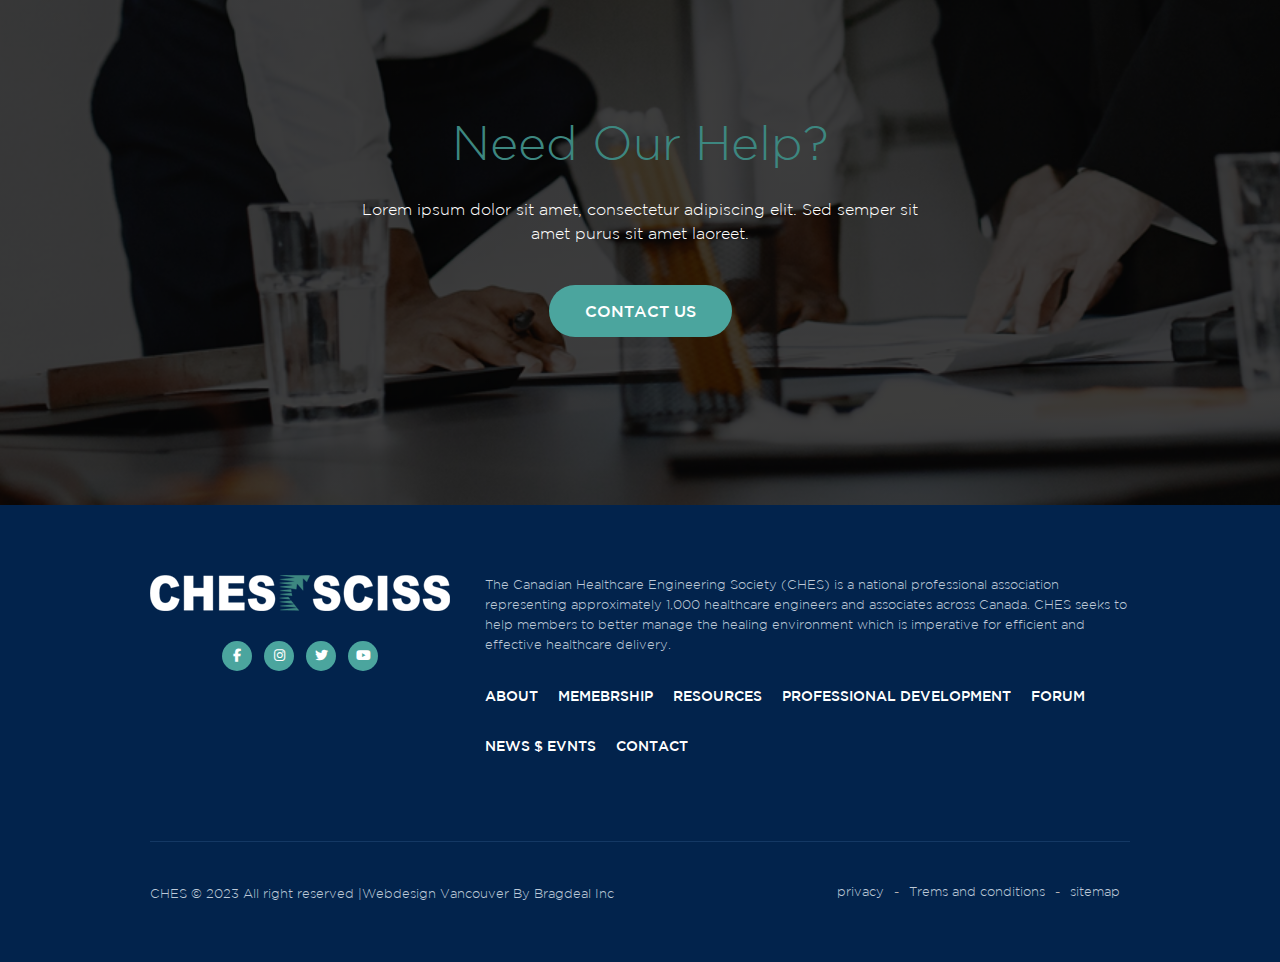
<file: news-events-details.html>
<!doctype html>
<html lang="en">
  <head>
    <!-- Required meta tags -->
    <meta charset="utf-8">
    <meta name="viewport" content="width=device-width, initial-scale=1">
    <!-- Bootstrap CSS -->
    <link href="css/bootstrap.min.css" rel="stylesheet">
    <link href="css/style.css" rel="stylesheet">
    
    <link rel="icon" type="image/x-icon" href="img/fav.png">
    <link rel="stylesheet"
      href="https://cdnjs.cloudflare.com/ajax/libs/font-awesome/6.5.1/css/all.min.css"
      crossorigin="anonymous" referrerpolicy="no-referrer" />
    <title>CHES SCISS</title>
  </head>
  <body>
    <!-- Header start -->
    <header>
      <div class="top-bar">
        <div>
          <a href="#"><i class="fa-brands fa-instagram fa"></i></a>
          <a href="#"><i class="fa-brands fa-twitter"></i></a>
          <a href="#"><i class="fa-brands fa-linkedin-in"></i></a>
        </div>
        <div class="search-area">
          <div>
            <select class="selectpicker" data-width="fit">
              <option
                data-content='<span class="flag-icon flag-icon-us"></span> English'>En</option>
              <option
                data-content='<span class="flag-icon flag-icon-mx"></span> Español'>Fr</option>
            </select>
          </div>
          <button onclick="openSearch()"><i
              class="fa-solid fa-magnifying-glass"></i></button>
          <a href="my-account.html" class="bg-none"><i
              class="fa-solid fa-user"></i></a>
        </div>
      </div>
      <nav class="navbar navbar-expand-lg navbar-light to-nav-bg">
        <div class="container-fluid">
          <a class="navbar-brand" href="index.html"><img src="img/logo.png"
              alt></a>
          <button class="navbar-toggler" type="button" data-bs-toggle="collapse"
            data-bs-target="#navbarSupportedContent"
            aria-controls="navbarSupportedContent" aria-expanded="false"
            aria-label="Toggle navigation">
            <img src="img/menubar.png" alt width="20">
          </button>
          <div class="collapse navbar-collapse" id="navbarSupportedContent">
            <ul class="navbar-nav mb-2 mb-lg-0">
              <li class="nav-item">
                <a class="nav-link" aria-current="page"
                  href="index.html">Home</a>
              </li>
              <li class="nav-item">
                <a class="nav-link" href="about-us.html">About</a>
              </li>
              <li class="nav-item">
                <a class="nav-link" href="membership.html">Membership</a>
              </li>
              <li class="nav-item">
                <a class="nav-link" href="resources.html">Resources</a>
              </li>
              <li class="nav-item">
                <a class="nav-link"
                  href="professional-development.html">Professional
                  Devalopment</a>
              </li>
              <li class="nav-item">
                <a class="nav-link" href="forum.html">Forum</a>
              </li>
              <li class="nav-item">
                <a class="nav-link active" href="news-events.html">News &
                  Events</a>
              </li>
              <li class="nav-item">
                <a class="nav-link" href="contact.html">Contact</a>
              </li>
            </ul>
            <form class="d-flex">
              <button class="become-member" type="submit">Become A
                Member</button>
            </form>
          </div>
        </div>
      </nav>
    </header>

    <!-- NATIONAL CONFERENCE start -->
    <section class="national-area  mb-100">
      <div class="container">
        <div class="row mt-50">
          <div class="col-md-6">
            <div class="img-national">
              <img src="img/about-how.png" alt width="70%">
            </div>
          </div>
          <div class="col-md-6 checkout">
            <h1>
              Check Out What CHES
              2024 in Halifax is All
              About
            </h1>
            <div class="social-area">
              <p>Nov 24, 2023 </p>
              <div class="social">
                <p>Share:</p>
                <ul>
                  <li><a href="#"><i class="fa-brands fa-twitter"></i></a></li>
                  <li><a href="#"><i class="fa-brands fa-instagram"></i></a></li>
                  <li><a href="#"><i class="fa-brands fa-linkedin-in"></i></a></li>
                </ul>
              </div>
            </div>
            <p>Enjoying CHES 2023? Excited for the next CHES conference already?? Check out what CHES 2024 in Halifax is all about and visit CHES Maritime chapter at the booth.
            </p>
          </div>
        </div>
      </div>
    </section>

    <!-- Check Out What start -->
    <section class="check-out-what">
      <div class="container">
        <div class="row">
          <div class="col-md-12">
            <p>Lorem ipsum dolor sit amet, consectetur adipiscing elit. Integer
              eu auctor metus, ac volutpat est. Mauris eu urna nunc. Praesent
              pellentesque condimentum nisi sed iaculis. Aenean condimentum
              mauris eu turpis viverra pretium. Pellentesque et est sit amet
              nibh porttitor scelerisque nec ac lectus. Curabitur ultricies
              purus vitae nisi elementum imperdiet. Sed sit amet placerat odio.
              Aenean maximus lorem vitae quam rutrum fermentum. Morbi rutrum
              maximus erat, non malesuada dui finibus ut. Morbi malesuada
              interdum mauris nec maximus.</p>
            <p>Fusce aliquet mollis tincidunt. Vestibulum ante ipsum primis in
              faucibus orci luctus et ultrices posuere cubilia curae; Curabitur
              ac consequat felis. Sed ut maximus nulla. Lorem ipsum dolor sit
              amet, consectetur adipiscing elit. Nullam pellentesque sapien a
              orci faucibus, dignissim ultricies ligula luctus.</p>
            <p>Cras ultrices, massa at congue cursus, urna velit bibendum
              ligula, at elementum tellus nulla quis turpis. Vestibulum eros
              ligula, rutrum sed odio eu, imperdiet accumsan justo. Pellentesque
              quis mi id erat pulvinar dignissim. Donec placerat tincidunt mi.
              Morbi vestibulum, lectus ac placerat venenatis, nibh nunc semper
              est, et mattis sem dui nec nunc.</p>
            <img src="img/details.png" alt="" width="100%">
            <h4>Lorem Ipsum Dolor Sit Amet Consectetur
              Adipiscing Elit</h4>
            <p>In sit amet sem eget nibh tempus venenatis. Integer sagittis dui
              sit amet tellus fringilla, at interdum odio porttitor. Quisque
              urna ante, pharetra id erat id, feugiat ultrices nunc. Quisque
              facilisis lectus odio, a lobortis risus tristique eget. Nunc
              hendrerit nibh nec tortor cursus, sed accumsan nisl efficitur.
              Quisque pulvinar odio ut sollicitudin semper. Suspendisse dui
              justo, malesuada accumsan magna ut, lobortis rutrum arcu.</p>
            <p>In congue metus nibh, congue lobortis neque sodales et. Praesent
              vel interdum ligula. Suspendisse et est lobortis, tristique ante
              laoreet, consequat nisl. Aliquam id auctor ligula, id placerat
              ipsum. Nunc a nisl non sem tincidunt feugiat. Curabitur magna dui,
              luctus non felis eget, tempus porta lectus. Proin mollis leo
              magna. </p>
            <h4>Lorem Ipsum Dolor Sit Amet Consectetur
              Adipiscing Elit</h4>
            <p>In sit amet sem eget nibh tempus venenatis. Integer sagittis dui
              sit amet tellus fringilla, at interdum odio porttitor. Quisque
              urna ante, pharetra id erat id, feugiat ultrices nunc. Quisque
              facilisis lectus odio, a lobortis risus tristique eget.</p>
            <ul class="order-list">
              <li>Integer eu auctor metus, ac volutpat est</li>
              <li>Mauris eu urna nunc</li>
              <li>Praesent pellentesque condimentum nisi sed iaculis</li>
              <li>Aenean condimentum mauris eu turpis viverra pretium</li>
              <li>Pellentesque et est sit amet nibh porttitor scelerisque nec ac
                lectus. Curabitur </li>
            </ul>
            <p>Quisque urna ante, pharetra id erat id, feugiat ultrices nunc.
              Quisque facilisis lectus odio, a lobortis risus tristique
              eget.</p>
          </div>
        </div>
      </div>
    </section>
    <!-- NEWS & EVETS start -->
    <section class="bg-light news-evets mt-100 mb-100 pt-100">
      <div class="container">
        <div class="row">
          <div class="col-12 mb-4">
            <h2>Related Updates</h2>
            <h6>Read All</h6>
          </div>
          <div class="col-12 col-md-6 col-lg-4">
            <div class="card">
              <img src="img/news.png" alt>
              <div class="news-text">
                <h6>Nov 20, 2023</h6>
                <p>Check out What CHES 2024 in <br>Halifax is All About</p>
              </div>
            </div>
          </div>
          <div class="col-12 col-md-6 col-lg-4">
            <div class="card">
              <img src="img/news-2.png" alt>
              <div class="news-text">
                <h6>Nov 20, 2023</h6>
                <p>Check out What CHES 2024 in <br>Halifax is All About</p>
              </div>
            </div>
          </div>
          <div class="col-12 col-md-6 col-lg-4">
            <div class="card">
              <img src="img/news-3.png" alt>
              <div class="news-text">
                <h6>Nov 20, 2023</h6>
                <p>Check out What CHES 2024 in <br>Halifax is All About</p>
              </div>
            </div>
          </div>
        </div>
      </div>
    </section>

    <!-- start need-help -->
    <section class="need-help mt-100">
      <div class="container-fluid px-0">
        <div class="row gx-0">
          <div class="col-md-12">
            <div class="text">
              <h4>need our help?</h4>
              <p>Lorem ipsum dolor sit amet, consectetur adipiscing elit. Sed
                semper sit amet purus sit amet laoreet.</p>
              <br>
              <a href="#" class="btn-style">contact us</a>
            </div>
          </div>
        </div>
      </div>
    </section>

    <!-- start Footer -->
    <footer>
      <div class="container-fluid px-0">
        <div class="hr-row">
          <div class="row">
            <div class="col-md-4">
              <div class="footer-left-content">
                <div class="logo">
                  <img src="img/logo-foot.png" alt>
                </div>
                <div class="social-icons">
                  <ul>
                    <li><a href="#"><i
                          class="fa-brands fa-facebook-f"></i></a></li>
                    <li><a href="#"><i
                          class="fa-brands fa-instagram"></i></a></li>
                    <li><a href="#"><i
                          class="fa-brands fa-twitter"></i></a></li>
                    <li><a href="#"><i
                          class="fa-brands fa-youtube"></i></a></li>
                  </ul>
                </div>
              </div>
            </div>
            <div class="col-md-8">
              <div class="footer-right-content">
                <p>The Canadian Healthcare Engineering Society (CHES) is a
                  national professional association representing approximately
                  1,000 healthcare engineers and associates across Canada. CHES
                  seeks to help members to better manage the healing environment
                  which is imperative for efficient and effective healthcare
                  delivery.</p>
                <ul>
                  <li><a href="#">about</a></li>
                  <li><a href="#">memebrship</a></li>
                  <li><a href="#">resources</a></li>
                  <li><a href="#">professional development</a></li>
                  <li><a href="#">forum</a></li>
                  <li><a href="#">news $ evnts</a></li>
                  <li><a href="#">contact</a></li>
                </ul>
              </div>
            </div>
          </div>
        </div>
      </div>
      <div class="container-fluid px-0">
        <div class="footer-bar">
          <div class="row gx-0">
            <div class="col-md-6">
              <p> CHES &copy; 2023 All right reserved |Webdesign Vancouver By
                Bragdeal Inc</p>
            </div>
            <div class="col-md-6">
              <div class="links">
                <ul>
                  <li><a href="#">privacy </a></li>
                  <li>-</li>
                  <li><a href="#">Trems and conditions</a></li>
                  <li>-</li>
                  <li><a href="#">sitemap</a></li>
                </ul>
              </div>
            </div>
          </div>
        </div>
      </div>
    </footer>

    <!-- sarc -->
    <div id="searchbar" class="overlay">
      <span class="closebtn" onclick="closeSearch()"
        title="Close Overlay">×</span>
      <div class="overlay-content">
        <form action="/action_page.php">
          <input type="text" placeholder="Search.." name="search">
          <button type="submit"><i class="fa fa-search"></i></button>
        </form>
      </div>
    </div>
    <!-- Option 1: Bootstrap Bundle with Popper -->
    <script src="js/jquery-2.1.1.js"></script>
    <script src="js/bootstrap.bundle.min.js"></script>
    <script>
      $(function(){
          $('.selectpicker').selectpicker();
      });
      function openSearch() {
        document.getElementById("searchbar").style.display = "block";
      }
      
      function closeSearch() {
        document.getElementById("searchbar").style.display = "none";
      }
    </script>
  </body>
</html>
</file>
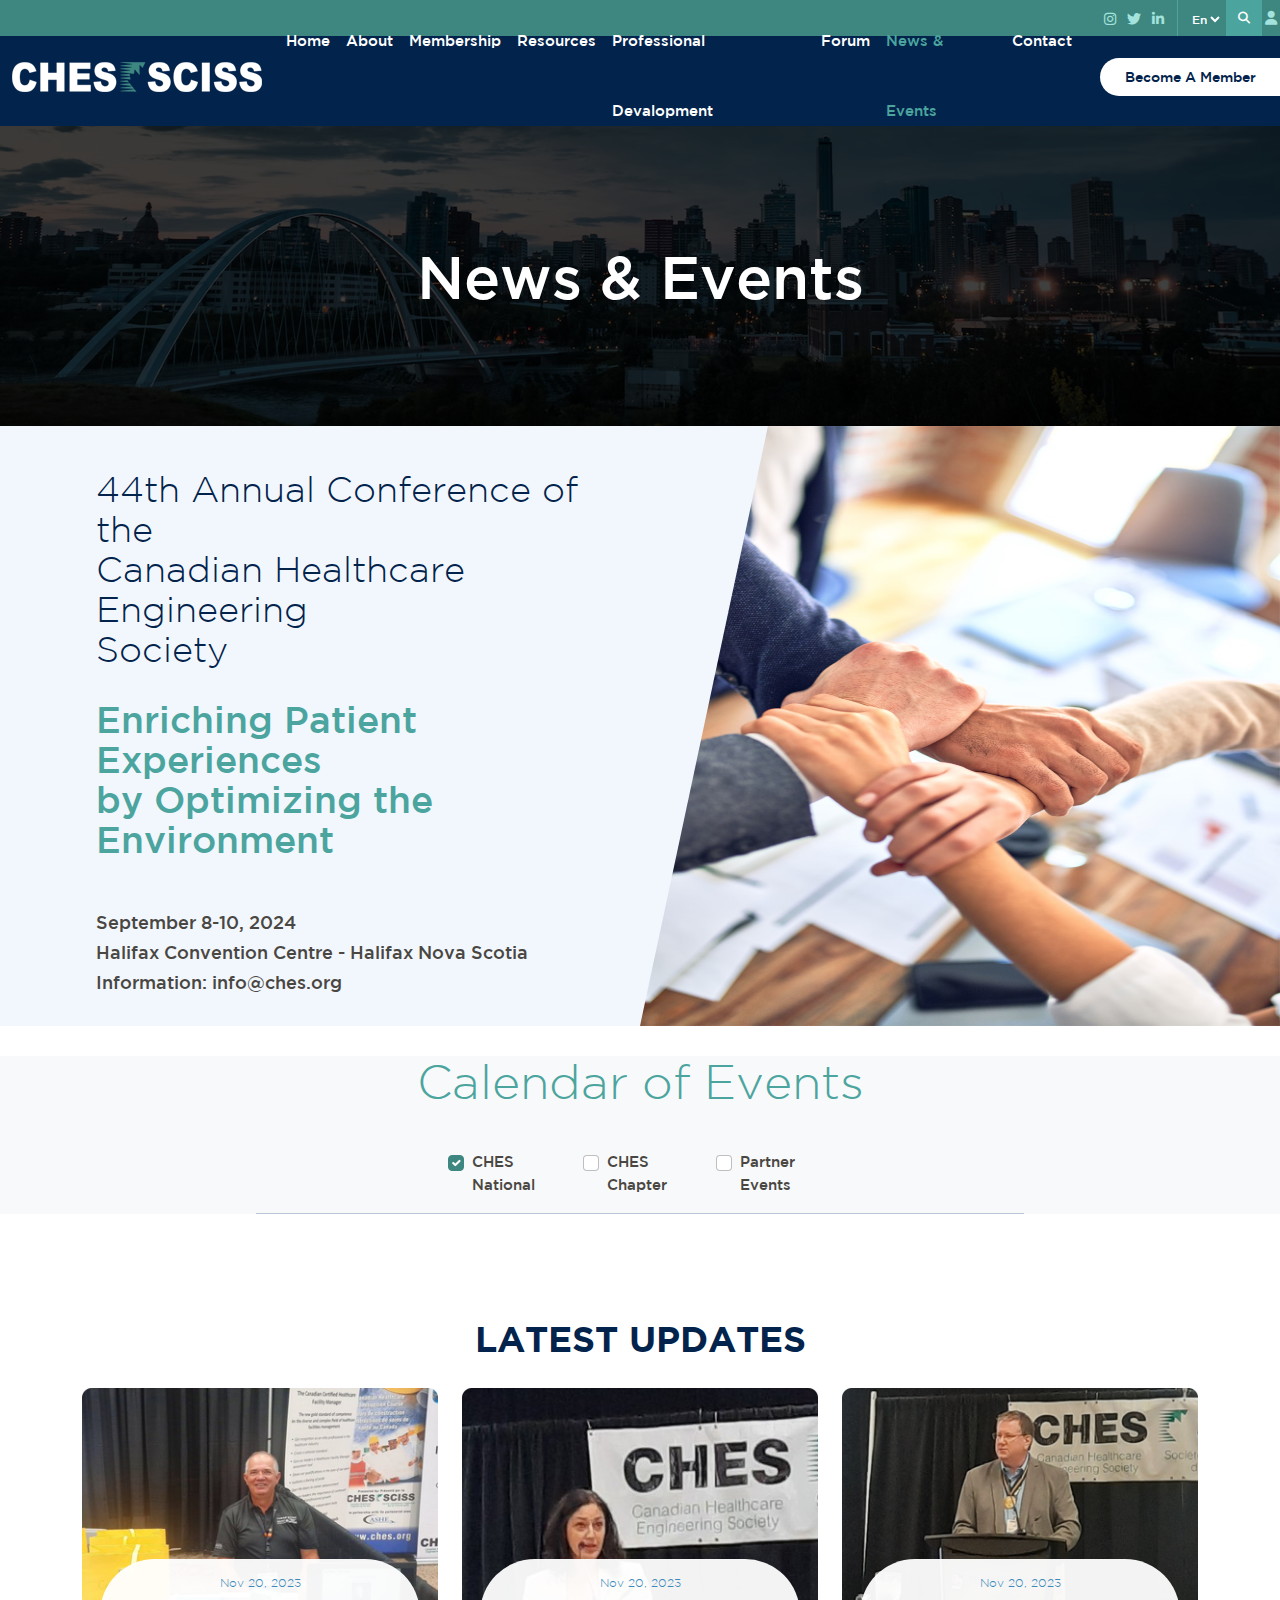
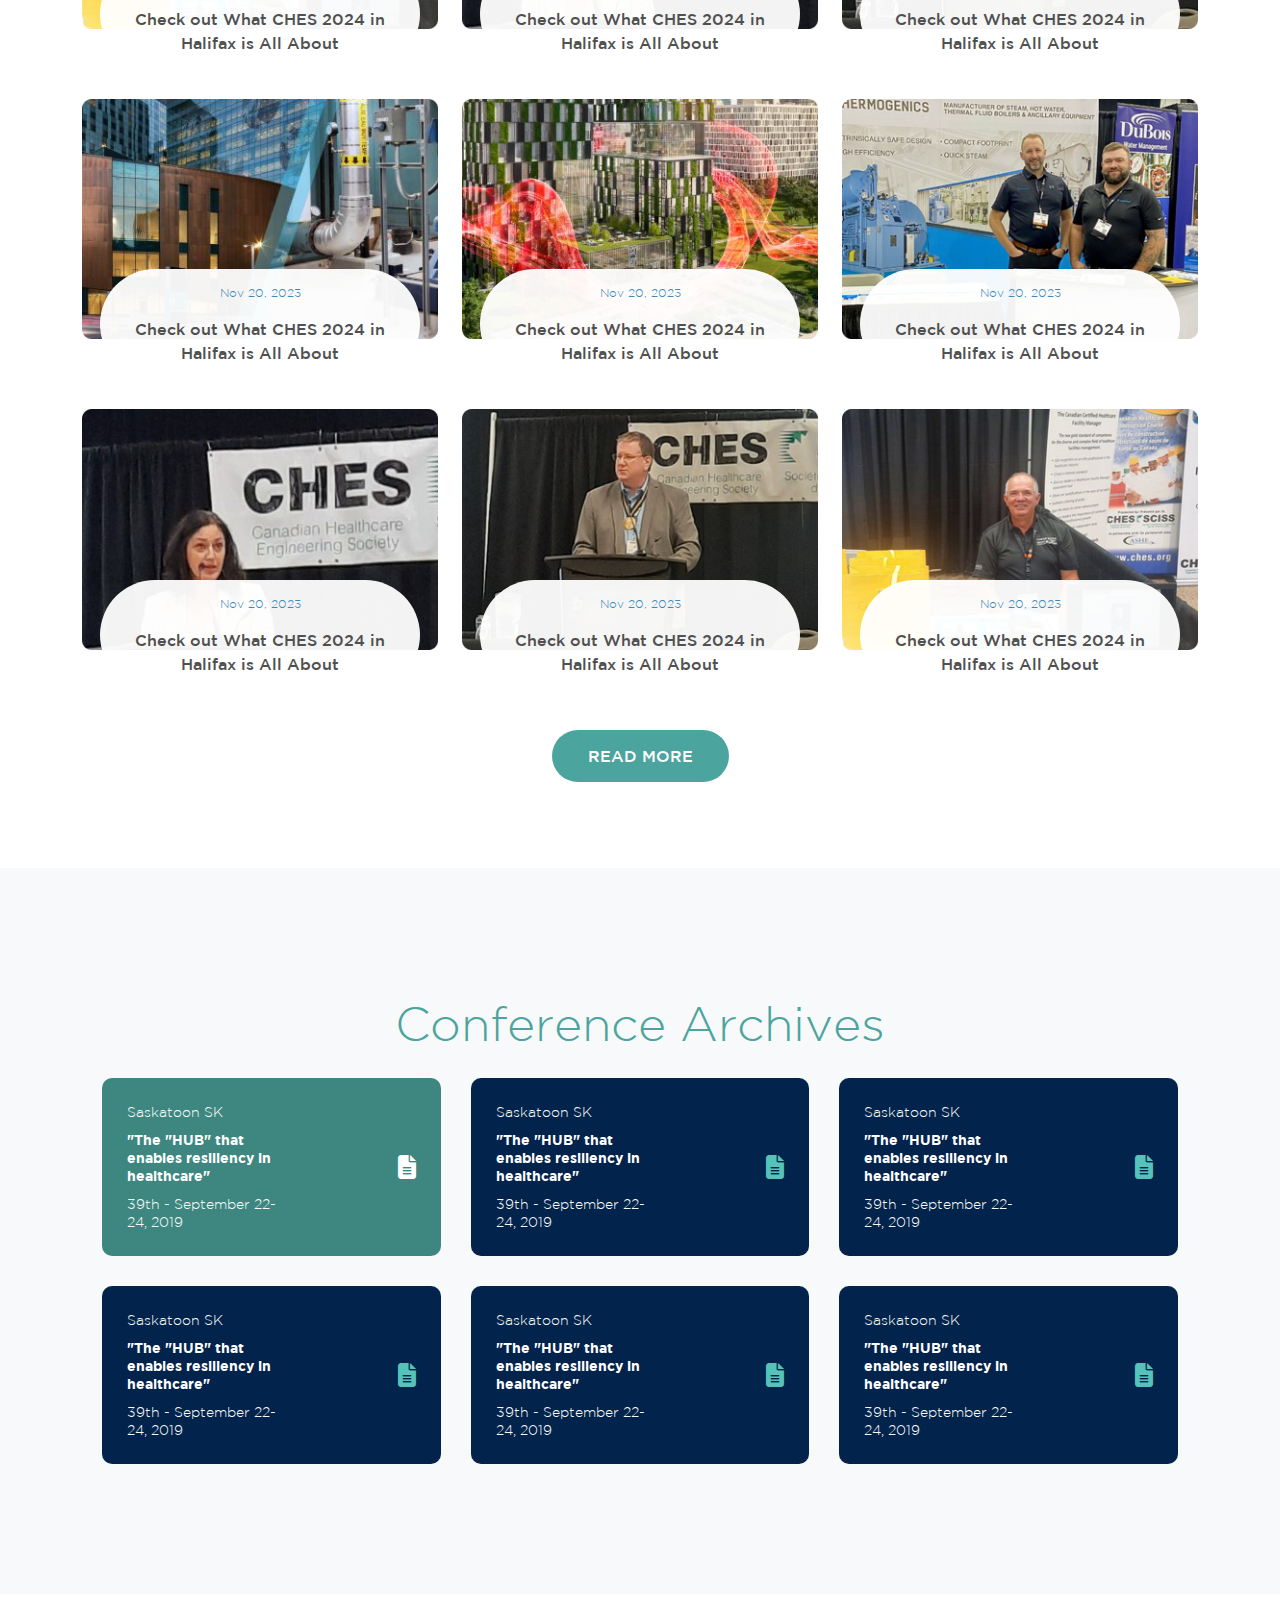
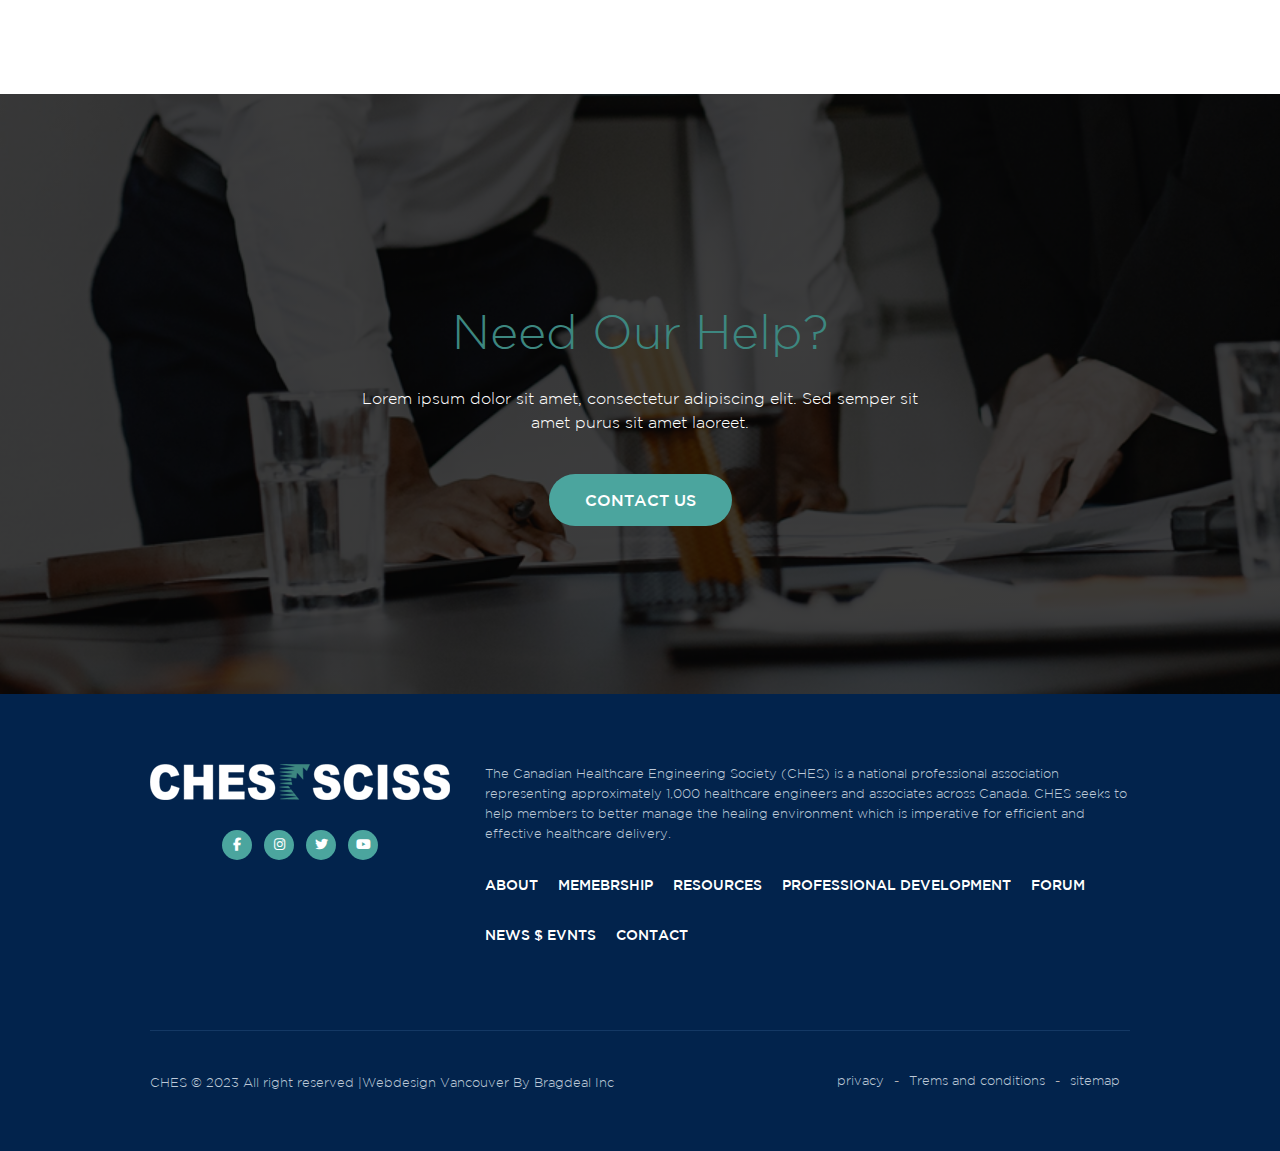
<file: news-events.html>
<!doctype html>
<html lang="en">
  <head>
    <!-- Required meta tags -->
    <meta charset="utf-8">
    <meta name="viewport" content="width=device-width, initial-scale=1">
    <!-- Bootstrap CSS -->
    <link href="css/bootstrap.min.css" rel="stylesheet">
    <link href="css/style.css" rel="stylesheet">
    
    <link rel="icon" type="image/x-icon" href="img/fav.png">
    <link rel="stylesheet"
      href="https://cdnjs.cloudflare.com/ajax/libs/font-awesome/6.5.1/css/all.min.css"
      crossorigin="anonymous" referrerpolicy="no-referrer" />
    <title>CHES SCISS</title>
  </head>
  <body>
    <!-- Header start -->
    <header>
      <div class="top-bar">
        <div>
          <a href="#"><i class="fa-brands fa-instagram fa"></i></a>
          <a href="#"><i class="fa-brands fa-twitter"></i></a>
          <a href="#"><i class="fa-brands fa-linkedin-in"></i></a>
        </div>
        <div class="search-area">
          <div>
            <select class="selectpicker" data-width="fit">
              <option
                data-content='<span class="flag-icon flag-icon-us"></span> English'>En</option>
              <option
                data-content='<span class="flag-icon flag-icon-mx"></span> Español'>Fr</option>
            </select>
          </div>
          <button onclick="openSearch()"><i
              class="fa-solid fa-magnifying-glass"></i></button>
              <a href="my-account.html" class="bg-none"><i
                class="fa-solid fa-user"></i></a>
        </div>
      </div>
      <nav class="navbar navbar-expand-lg navbar-light to-nav-bg">
        <div class="container-fluid">
          <a class="navbar-brand" href="index.html"><img src="img/logo.png"
              alt></a>
          <button class="navbar-toggler" type="button" data-bs-toggle="collapse"
            data-bs-target="#navbarSupportedContent"
            aria-controls="navbarSupportedContent" aria-expanded="false"
            aria-label="Toggle navigation">
            <img src="img/menubar.png" alt width="20">
          </button>
          <div class="collapse navbar-collapse" id="navbarSupportedContent">
            <ul class="navbar-nav mb-2 mb-lg-0">
              <li class="nav-item">
                <a class="nav-link" aria-current="page"
                  href="index.html">Home</a>
              </li>
              <li class="nav-item">
                <a class="nav-link" href="about-us.html">About</a>
              </li>
              <li class="nav-item">
                <a class="nav-link" href="membership.html">Membership</a>
              </li>
              <li class="nav-item">
                <a class="nav-link" href="resources.html">Resources</a>
              </li>
              <li class="nav-item">
                <a class="nav-link"
                  href="professional-development.html">Professional
                  Devalopment</a>
              </li>
              <li class="nav-item">
                <a class="nav-link" href="forum.html">Forum</a>
              </li>
              <li class="nav-item">
                <a class="nav-link active" href="news-events.html">News & Events</a>
              </li>
              <li class="nav-item">
                <a class="nav-link" href="contact.html">Contact</a>
              </li>
            </ul>
            <form class="d-flex">
              <button class="become-member" type="submit">Become A
                Member</button>
            </form>
          </div>
        </div>
      </nav>
    </header>

    <!-- NATIONAL CONFERENCE start -->
    <section class="sub-banner">
      <div class="img-area"><img src="img/ch-banner.png" alt></div>
      <div class="sub-banner-text">
        <h1>News & Events</h1>
      </div>
    </section>

    <!-- NATIONAL CONFERENCE start -->
    <section class="membership-ches-area">
      <div class="membership-text news-area">
        <h4>44th Annual Conference of the<br>
          Canadian Healthcare Engineering<br>
          Society</h4>
        <h3 class="text-start">Enriching Patient Experiences<br>
          by Optimizing the Environment</h3>
        <p class="mt-5">September 8-10, 2024<br>
          Halifax Convention Centre - Halifax Nova Scotia<br>
          Information: info@ches.org</p>
      </div>
      <div class="membership-img"><img src="img/membership-img.png" alt></div>
    </section>
    <div class="bg-light">
      <h4>Calendar of Events</h4>
      <div class="check-calender">
        <div class="form-check">
          <input class="form-check-input" type="checkbox" value="" id="flexCheckChecked" checked>
          <label class="form-check-label" for="flexCheckChecked">
            CHES National
          </label>
        </div>
        <div class="form-check">
          <input class="form-check-input" type="checkbox" value="" id="flexCheckDefault">
          <label class="form-check-label" for="flexCheckDefault">
            CHES Chapter
          </label>
        </div>
        <div class="form-check">
          <input class="form-check-input" type="checkbox" value="" id="flexCheckDefault1">
          <label class="form-check-label" for="flexCheckDefault1">
            Partner Events
          </label>
        </div>
      </div>
    </div>
    <!-- NEWS & EVETS start -->
    <section class="news-evets mt-100 mb-100">
      <div class="container">
        <div class="row">
          <div class="col-12 mb-4">
            <h2>Latest Updates</h2>
          </div>
          <div class="col-12 col-md-6 col-lg-4">
            <div class="card">
              <img src="img/news.png" alt>
              <div class="news-text">
                <h6>Nov 20, 2023</h6>
                <p>Check out What CHES 2024 in <br>Halifax is All About</p>
              </div>
            </div>
          </div>
          <div class="col-12 col-md-6 col-lg-4">
            <div class="card">
              <img src="img/news-2.png" alt>
              <div class="news-text">
                <h6>Nov 20, 2023</h6>
                <p>Check out What CHES 2024 in <br>Halifax is All About</p>
              </div>
            </div>
          </div>
          <div class="col-12 col-md-6 col-lg-4">
            <div class="card">
              <img src="img/news-3.png" alt>
              <div class="news-text">
                <h6>Nov 20, 2023</h6>
                <p>Check out What CHES 2024 in <br>Halifax is All About</p>
              </div>
            </div>
          </div>
          <div class="col-12 col-md-6 col-lg-4">
            <div class="card">
              <img src="img/news-4.png" alt>
              <div class="news-text">
                <h6>Nov 20, 2023</h6>
                <p>Check out What CHES 2024 in <br>Halifax is All About</p>
              </div>
            </div>
          </div>
          <div class="col-12 col-md-6 col-lg-4">
            <div class="card">
              <img src="img/news-6.png" alt>
              <div class="news-text">
                <h6>Nov 20, 2023</h6>
                <p>Check out What CHES 2024 in <br>Halifax is All About</p>
              </div>
            </div>
          </div>
          <div class="col-12 col-md-6 col-lg-4">
            <div class="card">
              <img src="img/news-7.png" alt>
              <div class="news-text">
                <h6>Nov 20, 2023</h6>
                <p>Check out What CHES 2024 in <br>Halifax is All About</p>
              </div>
            </div>
          </div>
          <div class="col-12 col-md-6 col-lg-4">
            <div class="card">
              <img src="img/news-2.png" alt>
              <div class="news-text">
                <h6>Nov 20, 2023</h6>
                <p>Check out What CHES 2024 in <br>Halifax is All About</p>
              </div>
            </div>
          </div>
          <div class="col-12 col-md-6 col-lg-4">
            <div class="card">
              <img src="img/news-3.png" alt>
              <div class="news-text">
                <h6>Nov 20, 2023</h6>
                <p>Check out What CHES 2024 in <br>Halifax is All About</p>
              </div>
            </div>
          </div>
          <div class="col-12 col-md-6 col-lg-4">
            <div class="card">
              <img src="img/news.png" alt>
              <div class="news-text">
                <h6>Nov 20, 2023</h6>
                <p>Check out What CHES 2024 in <br>Halifax is All About</p>
              </div>
            </div>
          </div>
          <div class="col-12 text-center mt-4"><a href="#" class="btn-style">READ MORE</a></div>
        </div>
      </div>
    </section>

    <!-- conference-archives Start -->
    <div class="conference-archives bg-light">
        <h4>Conference Archives</h4>
        <div class="conference-area">
            <div class="conference-item active">
              <div>
                <h6>Saskatoon SK</h6>
              <p>"The "HUB" that enables resiliency in
                healthcare"</p>
              <h6>39th - September 22-24, 2019</h6>
              </div>
              <div class="file-line">
                <i class="fa-solid fa-file-lines"></i>
              </div>
            </div>
            <div class="conference-item">
              <div>
                <h6>Saskatoon SK</h6>
              <p>"The "HUB" that enables resiliency in
                healthcare"</p>
              <h6>39th - September 22-24, 2019</h6>
              </div>
              <div class="file-line">
                <i class="fa-solid fa-file-lines"></i>
              </div>
            </div>
            <div class="conference-item">
              <div>
                <h6>Saskatoon SK</h6>
              <p>"The "HUB" that enables resiliency in
                healthcare"</p>
              <h6>39th - September 22-24, 2019</h6>
              </div>
              <div class="file-line">
                <i class="fa-solid fa-file-lines"></i>
              </div>
            </div>
            <div class="conference-item">
              <div>
                <h6>Saskatoon SK</h6>
              <p>"The "HUB" that enables resiliency in
                healthcare"</p>
              <h6>39th - September 22-24, 2019</h6>
              </div>
              <div class="file-line">
                <i class="fa-solid fa-file-lines"></i>
              </div>
            </div>
            <div class="conference-item">
              <div>
                <h6>Saskatoon SK</h6>
              <p>"The "HUB" that enables resiliency in
                healthcare"</p>
              <h6>39th - September 22-24, 2019</h6>
              </div>
              <div class="file-line">
                <i class="fa-solid fa-file-lines"></i>
              </div>
            </div>
            <div class="conference-item">
              <div>
                <h6>Saskatoon SK</h6>
              <p>"The "HUB" that enables resiliency in
                healthcare"</p>
              <h6>39th - September 22-24, 2019</h6>
              </div>
              <div class="file-line">
                <i class="fa-solid fa-file-lines"></i>
              </div>
            </div>
        </div>
    </div>

    <!-- start need-help -->
    <section class="need-help mt-100">
      <div class="container-fluid px-0">
        <div class="row gx-0">
          <div class="col-md-12">
            <div class="text">
              <h4>need our help?</h4>
              <p>Lorem ipsum dolor sit amet, consectetur adipiscing elit. Sed
                semper sit amet purus sit amet laoreet.</p>
              <br>
              <a href="#" class="btn-style">contact us</a>
            </div>
          </div>
        </div>
      </div>
    </section>

    <!-- start Footer -->
    <footer>
      <div class="container-fluid px-0">
        <div class="hr-row">
          <div class="row">
            <div class="col-md-4">
              <div class="footer-left-content">
                <div class="logo">
                  <img src="img/logo-foot.png" alt>
                </div>
                <div class="social-icons">
                  <ul>
                    <li><a href="#"><i
                          class="fa-brands fa-facebook-f"></i></a></li>
                    <li><a href="#"><i
                          class="fa-brands fa-instagram"></i></a></li>
                    <li><a href="#"><i
                          class="fa-brands fa-twitter"></i></a></li>
                    <li><a href="#"><i
                          class="fa-brands fa-youtube"></i></a></li>
                  </ul>
                </div>
              </div>
            </div>
            <div class="col-md-8">
              <div class="footer-right-content">
                <p>The Canadian Healthcare Engineering Society (CHES) is a
                  national professional association representing approximately
                  1,000 healthcare engineers and associates across Canada. CHES
                  seeks to help members to better manage the healing environment
                  which is imperative for efficient and effective healthcare
                  delivery.</p>
                <ul>
                  <li><a href="#">about</a></li>
                  <li><a href="#">memebrship</a></li>
                  <li><a href="#">resources</a></li>
                  <li><a href="#">professional development</a></li>
                  <li><a href="#">forum</a></li>
                  <li><a href="#">news $ evnts</a></li>
                  <li><a href="#">contact</a></li>
                </ul>
              </div>
            </div>
          </div>
        </div>
      </div>
      <div class="container-fluid px-0">
        <div class="footer-bar">
          <div class="row gx-0">
            <div class="col-md-6">
              <p> CHES &copy; 2023 All right reserved |Webdesign Vancouver By
                Bragdeal Inc</p>
            </div>
            <div class="col-md-6">
              <div class="links">
                <ul>
                  <li><a href="#">privacy </a></li>
                  <li>-</li>
                  <li><a href="#">Trems and conditions</a></li>
                  <li>-</li>
                  <li><a href="#">sitemap</a></li>
                </ul>
              </div>
            </div>
          </div>
        </div>
      </div>
    </footer>

    <!-- sarc -->
    <div id="searchbar" class="overlay">
      <span class="closebtn" onclick="closeSearch()"
        title="Close Overlay">×</span>
      <div class="overlay-content">
        <form action="/action_page.php">
          <input type="text" placeholder="Search.." name="search">
          <button type="submit"><i class="fa fa-search"></i></button>
        </form>
      </div>
    </div>
    <!-- Option 1: Bootstrap Bundle with Popper -->
    <script src="js/jquery-2.1.1.js"></script>
    <script src="js/bootstrap.bundle.min.js"></script>
    <script>
      $(function(){
          $('.selectpicker').selectpicker();
      });
      function openSearch() {
        document.getElementById("searchbar").style.display = "block";
      }
      
      function closeSearch() {
        document.getElementById("searchbar").style.display = "none";
      }
    </script>
  </body>
</html>
</file>
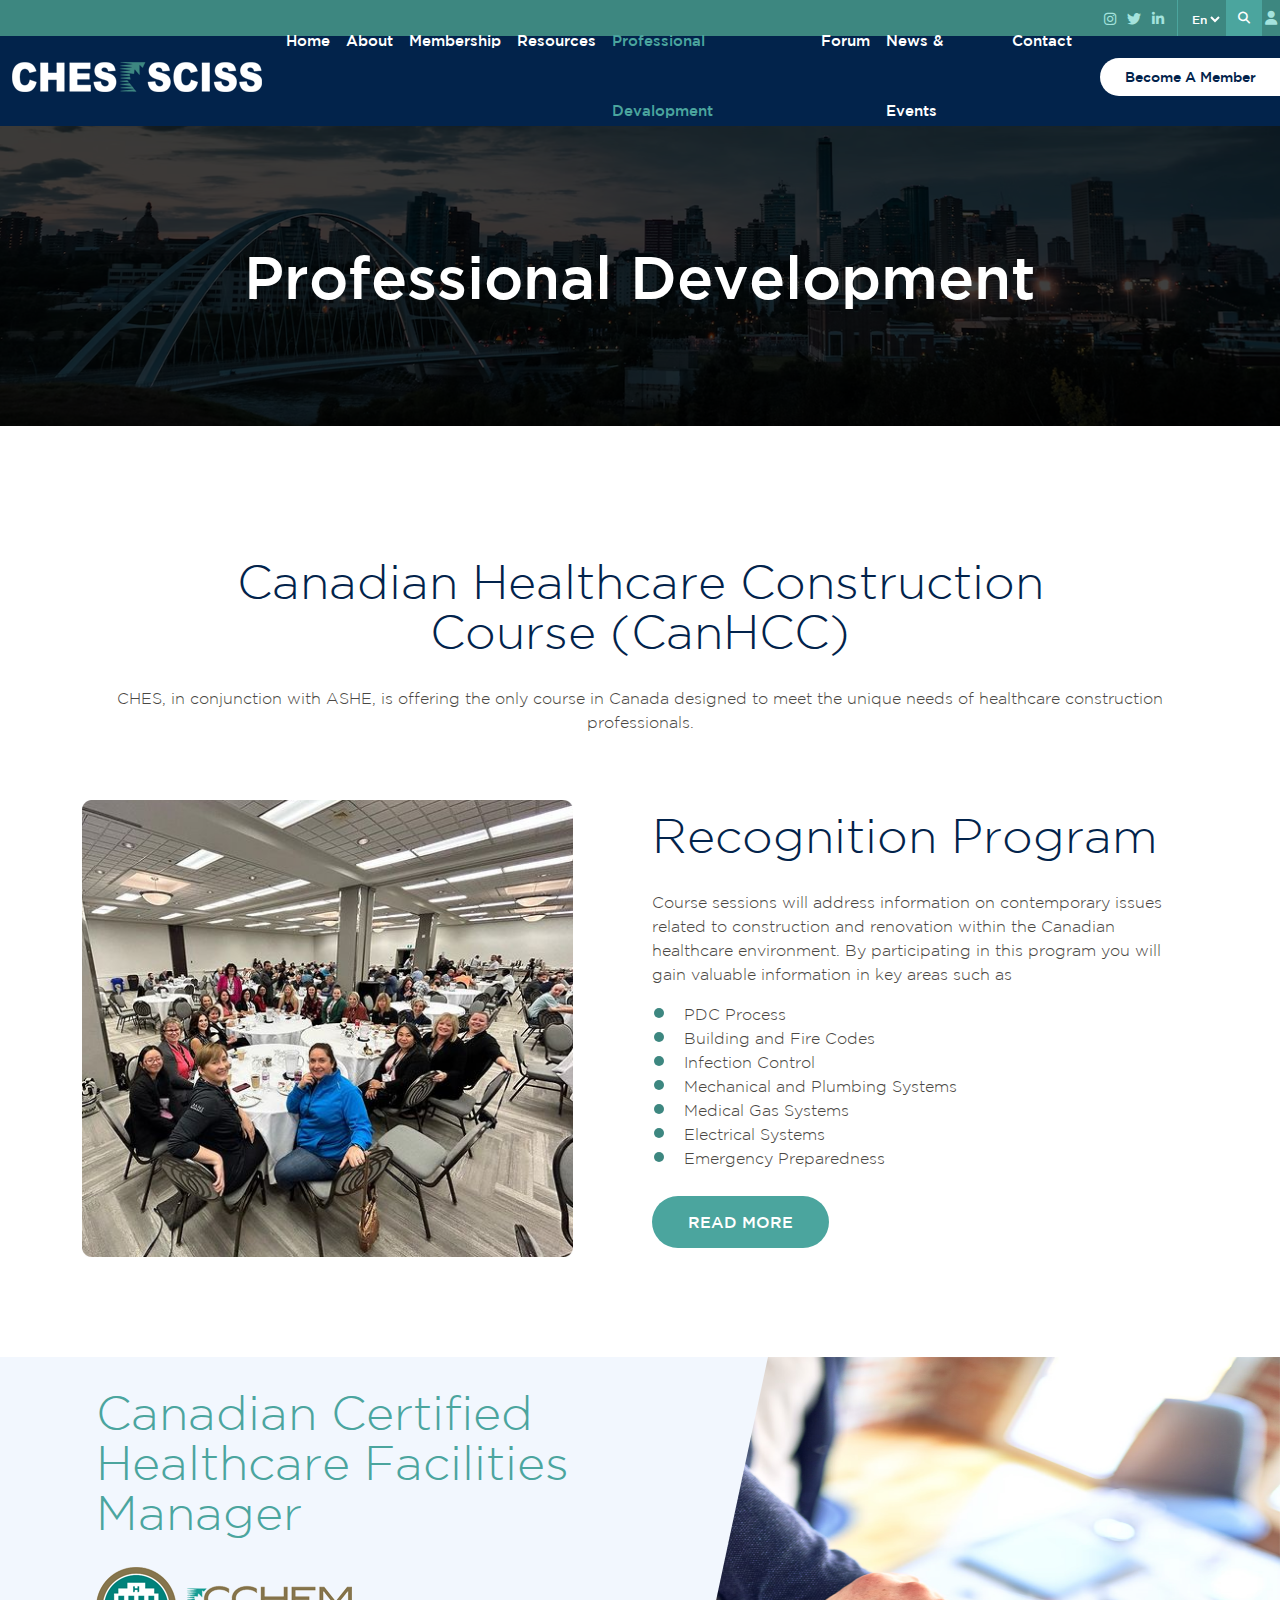
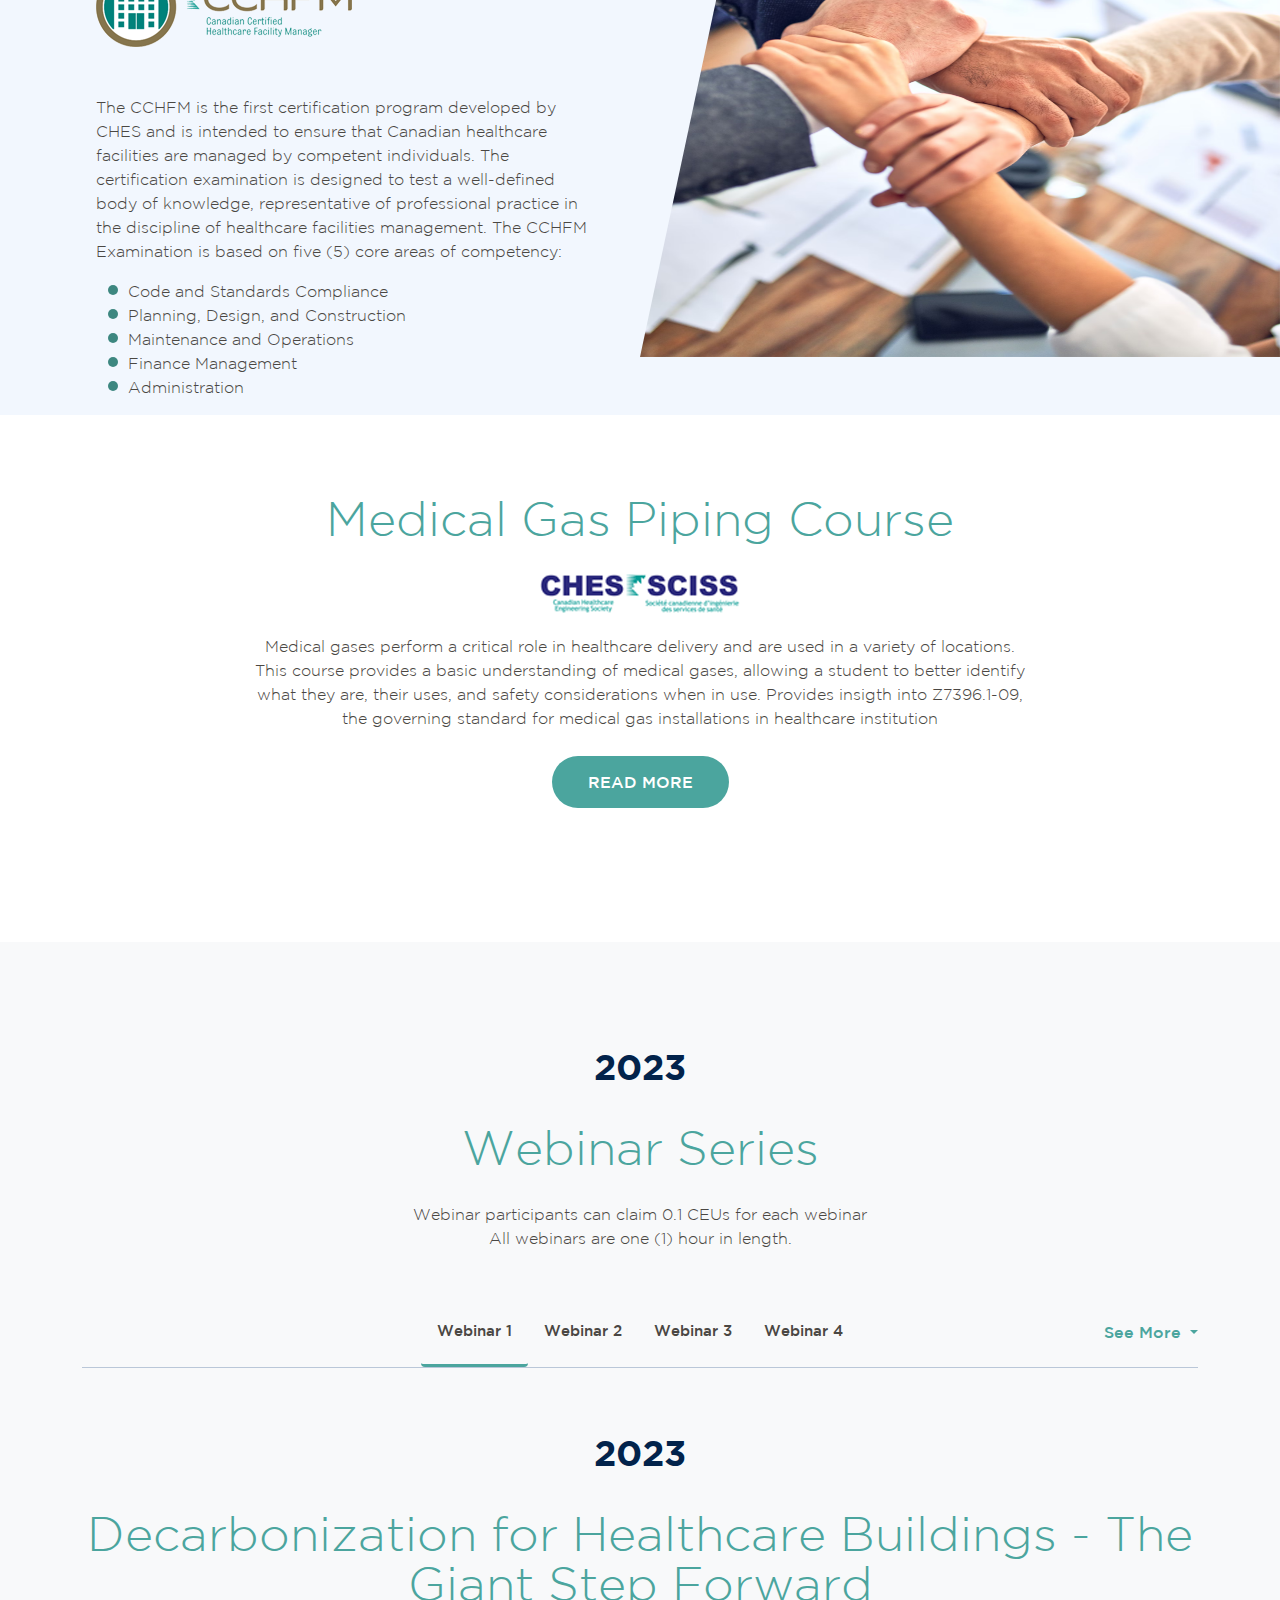
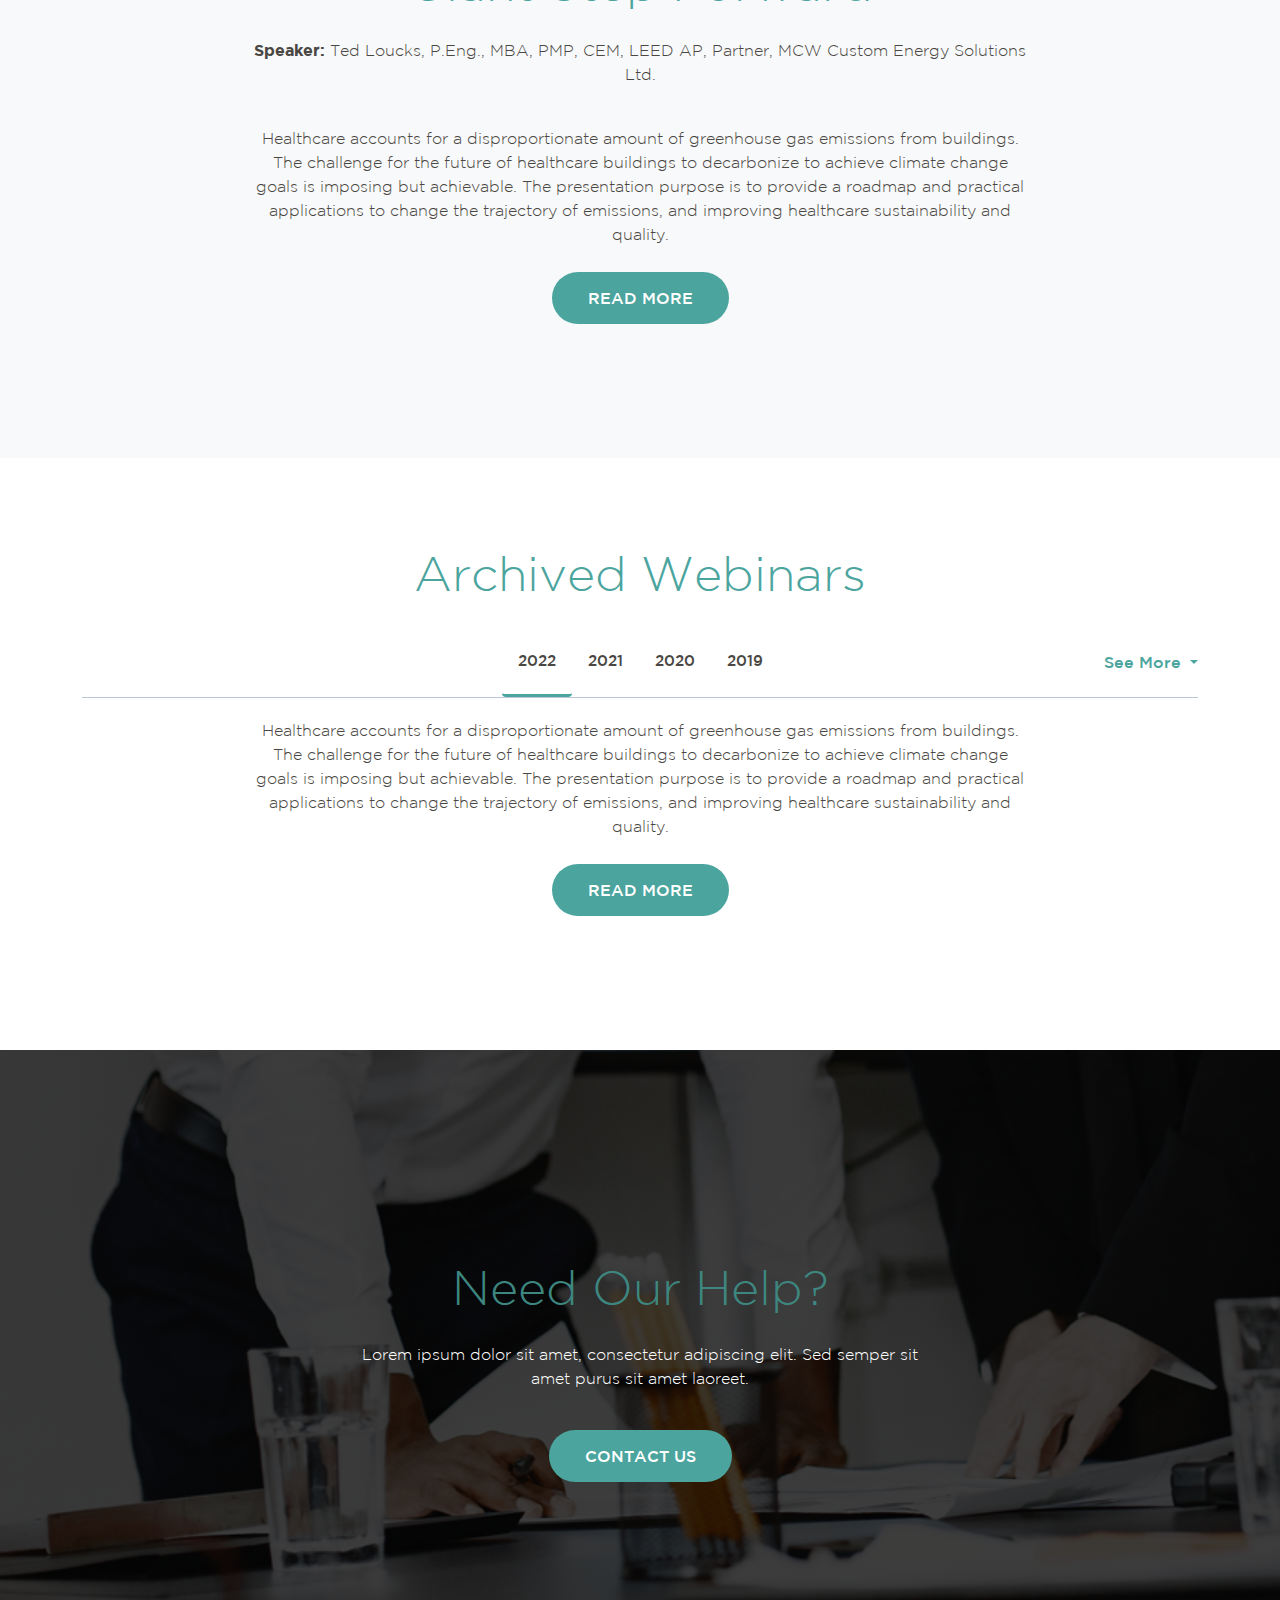
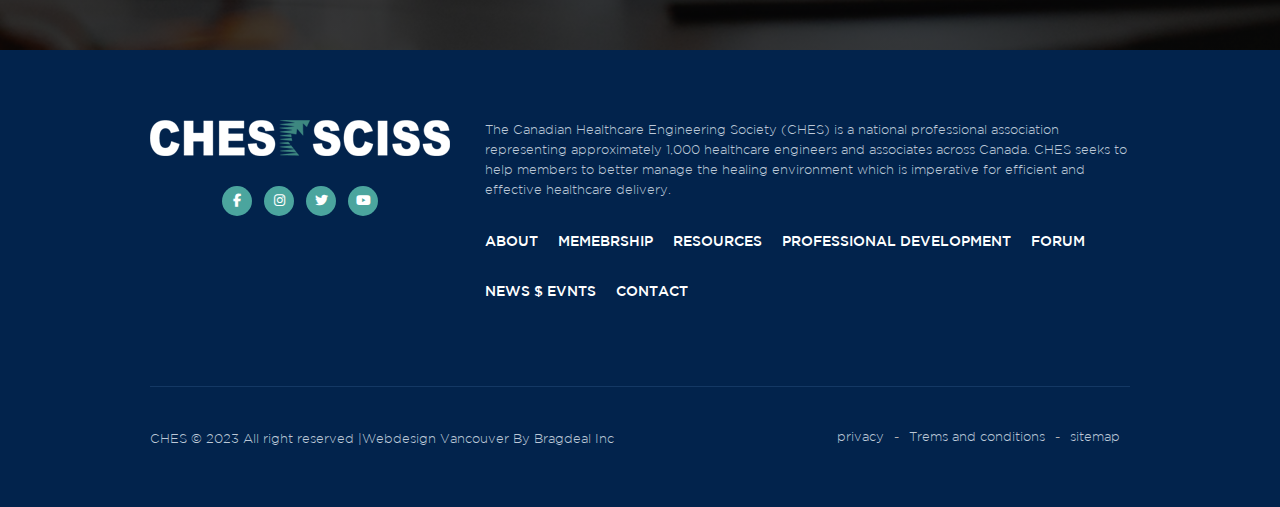
<file: professional-development.html>
<!doctype html>
<html lang="en">
  <head>
    <!-- Required meta tags -->
    <meta charset="utf-8">
    <meta name="viewport" content="width=device-width, initial-scale=1">
    <!-- Bootstrap CSS -->
    <link href="css/bootstrap.min.css" rel="stylesheet">
    <link href="css/style.css" rel="stylesheet">
    
    <link rel="icon" type="image/x-icon" href="img/fav.png">
    <link rel="stylesheet"
      href="https://cdnjs.cloudflare.com/ajax/libs/font-awesome/6.5.1/css/all.min.css"
      crossorigin="anonymous" referrerpolicy="no-referrer" />
    <title>CHES SCISS</title>
  </head>
  <body>
    <!-- Header start -->
    <header>
      <div class="top-bar">
        <div>
          <a href="#"><i class="fa-brands fa-instagram fa"></i></a>
          <a href="#"><i class="fa-brands fa-twitter"></i></a>
          <a href="#"><i class="fa-brands fa-linkedin-in"></i></a>
        </div>
        <div class="search-area">
          <div>
            <select class="selectpicker" data-width="fit">
              <option
                data-content='<span class="flag-icon flag-icon-us"></span> English'>En</option>
              <option
                data-content='<span class="flag-icon flag-icon-mx"></span> Español'>Fr</option>
            </select>
          </div>
          <button onclick="openSearch()"><i
              class="fa-solid fa-magnifying-glass"></i></button>
          <a href="my-account.html" class="bg-none"><i
              class="fa-solid fa-user"></i></a>
        </div>
      </div>
      <nav class="navbar navbar-expand-lg navbar-light to-nav-bg">
        <div class="container-fluid">
          <a class="navbar-brand" href="index.html"><img src="img/logo.png"
              alt></a>
          <button class="navbar-toggler" type="button" data-bs-toggle="collapse"
            data-bs-target="#navbarSupportedContent"
            aria-controls="navbarSupportedContent" aria-expanded="false"
            aria-label="Toggle navigation">
            <img src="img/menubar.png" alt width="20">
          </button>
          <div class="collapse navbar-collapse" id="navbarSupportedContent">
            <ul class="navbar-nav mb-2 mb-lg-0">
              <li class="nav-item">
                <a class="nav-link" aria-current="page"
                  href="index.html">Home</a>
              </li>
              <li class="nav-item">
                <a class="nav-link" href="about-us.html">About</a>
              </li>
              <li class="nav-item">
                <a class="nav-link" href="membership.html">Membership</a>
              </li>
              <li class="nav-item">
                <a class="nav-link" href="resources.html">Resources</a>
              </li>
              <li class="nav-item">
                <a class="nav-link active"
                  href="professional-development.html">Professional
                  Devalopment</a>
              </li>
              <li class="nav-item">
                <a class="nav-link" href="forum.html">Forum</a>
              </li>
              <li class="nav-item">
                <a class="nav-link" href="news-events.html">News & Events</a>
              </li>
              <li class="nav-item">
                <a class="nav-link" href="contact.html">Contact</a>
              </li>
            </ul>
            <form class="d-flex">
              <button class="become-member" type="submit">Become A
                Member</button>
            </form>
          </div>
        </div>
      </nav>
    </header>

    <!-- NATIONAL CONFERENCE start -->
    <section class="sub-banner">
      <div class="img-area"><img src="img/ch-banner.png" alt></div>
      <div class="sub-banner-text">
        <h1>Professional Development</h1>
      </div>
    </section>

    <!--  start -->
    <section class="national-area mt-100 mb-100">
      <div class="container">
        <div class="row">
          <div class="col-12">
            <h4>Canadian Healthcare Construction<br>
              Course (CanHCC)</h4>
            <p class="text-center">CHES, in conjunction with ASHE, is offering the only course in Canada designed to meet the unique needs of healthcare construction professionals.</p>
          </div>
        </div>
        <div class="row mt-50 member">
          <div class="col-md-6">
            <div class="img-national">
              <img src="img/about-how.png" alt width="70%">
            </div>
          </div>
          <div class="col-md-6">
            <h4>Recognition Program</h4>
            <p>Course sessions will address information on contemporary issues related to construction and renovation within the Canadian healthcare environment. By participating in this program you will gain valuable information in key areas such as</p>
            <ul class="order-list">
              <li>PDC Process</li>
              <li>Building and Fire Codes</li>
              <li>Infection Control</li>
              <li>Mechanical and Plumbing Systems</li>
              <li>Medical Gas Systems</li>
              <li>Electrical Systems</li>
              <li>Emergency Preparedness</li>
            </ul>
            <br>
            <a href="#" class="btn-style">Read More</a>
          </div>
        </div>
      </div>
    </section>

    <!-- NATIONAL CONFERENCE start -->
    <section class="membership-ches-area">
      <div class="membership-text">
        <h4>Canadian Certified<br>
          Healthcare Facilities<br>
          Manager</h4>
          <img src="img/cchem.png" alt="">
        <p class="mt-5">The CCHFM is the first certification program developed by CHES and is intended to ensure that Canadian healthcare facilities are managed by competent individuals.  The certification examination is designed to test a well-defined body of knowledge, representative of professional practice in the discipline of healthcare facilities management.

          The CCHFM Examination is based on five (5) core areas of competency:</p>

        <ul>
          <li>Code and Standards Compliance</li>
          <li>Planning, Design, and Construction</li>
          <li>Maintenance and Operations</li>
          <li>Finance Management</li>
          <li>Administration</li>
        </ul>
      </div>
      <div class="membership-img"><img src="img/membership-img.png" alt></div>
    </section>

    <!-- NATIONAL CONFERENCE start -->
    <section class="my-5">
      <div class="container">
        <div class="row">
          <div class="col-md-12 text-center">
            <div class="associate-area mb-5">
                  <h4>Medical Gas Piping Course</h4>
                  <img src="img/ches-sciss.png" alt="logo">
                  <p class="text-center">Medical gases perform a critical role in healthcare delivery and are used in a variety of locations. This course provides a basic understanding of medical gases, allowing a student to better identify what they are, their uses, and safety considerations when in use. Provides insigth into Z7396.1-09, the governing standard for medical gas installations in healthcare institution</p>
                  <a href="#" class="btn-style">Read More</a>
            </div>
          </div>
        </div>
      </div>
    </section>
    <!-- NATIONAL CONFERENCE start -->
    <section class="bg-light mt-100 pt-100">
      <div class="container">
        <div class="row">
          <div class="col-md-12 text-center">
            <h2>2023</h2>
            <h4>Webinar Series</h4>
            <p class="text-center mb-5">Webinar participants can claim 0.1 CEUs for each webinar<br>
              All webinars are one (1) hour in length.</p>
          </div>
        </div>
      </div>
    </section>
    <!-- NATIONAL CONFERENCE start -->
    <section class="bg-light pb-100">
      <div class="container">
        <div class="row">
          <div class="col-md-12 text-center">
            <div class="associate-area mb-5">
              <ul class="nav nav-pills mb-3" id="pills-tab" role="tablist">
                <li class="nav-item" role="presentation">
                  <button class="nav-link active" id="pills-home-tab"
                    data-bs-toggle="pill" data-bs-target="#pills-home"
                    type="button" role="tab" aria-controls="pills-home"
                    aria-selected="true">Webinar 1</button>
                </li>
                <li class="nav-item" role="presentation">
                  <button class="nav-link" id="pills-profile-tab"
                    data-bs-toggle="pill" data-bs-target="#pills-profile"
                    type="button" role="tab" aria-controls="pills-profile"
                    aria-selected="false">Webinar 2</button>
                </li>
                <li class="nav-item" role="presentation">
                  <button class="nav-link" id="pills-contact-tab"
                    data-bs-toggle="pill" data-bs-target="#pills-contact"
                    type="button" role="tab" aria-controls="pills-contact"
                    aria-selected="false">Webinar 3</button>
                </li>
                <li class="nav-item" role="presentation">
                  <button class="nav-link" id="corporate-tab"
                    data-bs-toggle="pill" data-bs-target="#corporate"
                    type="button" role="tab" aria-controls="corporate"
                    aria-selected="false">Webinar 4</button>
                </li>
                <div class="dropdown tabs-see-more">
                  <button class="dropdown-toggle" type="button" data-bs-toggle="dropdown" aria-expanded="false">
                    See More
                  </button>
                  <div class="dropdown-menu" >
                    <ul class="nav nav-pills" id="pills-tab" role="tablist">
                      <li class="nav-item" role="presentation">
                        <button class="nav-link" id="honorary-tab"
                          data-bs-toggle="pill" data-bs-target="#honorary"
                          type="button" role="tab" aria-controls="honorary"
                          aria-selected="false">Webinar 5</button>
                      </li>
                      <li class="nav-item" role="presentation">
                        <button class="nav-link" id="emeritus-tab"
                          data-bs-toggle="pill" data-bs-target="#emeritus"
                          type="button" role="tab" aria-controls="emeritus"
                          aria-selected="false">Webinar 6</button>
                      </li>
                    </ul>
                  </div>
                </div>
              </ul>
              <div class="tab-content" id="pills-tabContent">
                <div class="tab-pane fade show active" id="pills-home"
                  role="tabpanel" aria-labelledby="pills-home-tab">
                  <h2 class="mt-60">2023</h2>
                  <h4>Decarbonization for Healthcare Buildings - The<br> Giant Step Forward</h4>
                  <p class="mt-60">
                    <strong>Speaker:</strong> Ted Loucks, P.Eng., MBA, PMP, CEM, LEED AP, Partner, MCW Custom Energy Solutions Ltd.<br></p>
                    <p>Healthcare accounts for a disproportionate amount of greenhouse gas emissions from buildings. The challenge for the future of healthcare buildings to decarbonize to achieve climate change goals is imposing but achievable. The presentation purpose is to provide a roadmap and practical applications to change the trajectory of emissions, and improving healthcare sustainability and quality.</p>
                  <a href="#" class="btn-style">Read More</a>
                </div>
                <div class="tab-pane fade" id="pills-profile" role="tabpanel"
                  aria-labelledby="pills-profile-tab">
                  <h2 class="mt-60">2023</h2>
                  <h4>Decarbonization for Healthcare Buildings - The<br> Giant Step Forward</h4>
                  <p class="mt-60">
                    <strong>Speaker:</strong> Ted Loucks, P.Eng., MBA, PMP, CEM, LEED AP, Partner, MCW Custom Energy Solutions Ltd.<br></p>
                    <p>Healthcare accounts for a disproportionate amount of greenhouse gas emissions from buildings. The challenge for the future of healthcare buildings to decarbonize to achieve climate change goals is imposing but achievable. The presentation purpose is to provide a roadmap and practical applications to change the trajectory of emissions, and improving healthcare sustainability and quality.</p>
                  <a href="#" class="btn-style">Read More</a>
                </div>
                <div class="tab-pane fade" id="pills-contact" role="tabpanel"
                  aria-labelledby="pills-contact-tab">
                  <h2 class="mt-60">2023</h2>
                  <h4>Decarbonization for Healthcare Buildings - The<br> Giant Step Forward</h4>
                  <p class="mt-60">
                    <strong>Speaker:</strong> Ted Loucks, P.Eng., MBA, PMP, CEM, LEED AP, Partner, MCW Custom Energy Solutions Ltd.<br></p>
                    <p>Healthcare accounts for a disproportionate amount of greenhouse gas emissions from buildings. The challenge for the future of healthcare buildings to decarbonize to achieve climate change goals is imposing but achievable. The presentation purpose is to provide a roadmap and practical applications to change the trajectory of emissions, and improving healthcare sustainability and quality.</p>
                  <a href="#" class="btn-style">Read More</a>
                </div>
                <div class="tab-pane fade" id="corporate" role="tabpanel"
                  aria-labelledby="corporate-tab">
                  <h2 class="mt-60">2023</h2>
                  <h4>Decarbonization for Healthcare Buildings - The<br> Giant Step Forward</h4>
                  <p class="mt-60">
                    <strong>Speaker:</strong> Ted Loucks, P.Eng., MBA, PMP, CEM, LEED AP, Partner, MCW Custom Energy Solutions Ltd.<br></p>
                    <p>Healthcare accounts for a disproportionate amount of greenhouse gas emissions from buildings. The challenge for the future of healthcare buildings to decarbonize to achieve climate change goals is imposing but achievable. The presentation purpose is to provide a roadmap and practical applications to change the trajectory of emissions, and improving healthcare sustainability and quality.</p>
                  <a href="#" class="btn-style">Read More</a>
                </div>
                <div class="tab-pane fade" id="honorary" role="tabpanel"
                  aria-labelledby="honorary-tab">
                  <h2 class="mt-60">2023</h2>
                  <h4>Decarbonization for Healthcare Buildings - The<br> Giant Step Forward</h4>
                  <p class="mt-60">
                    <strong>Speaker:</strong> Ted Loucks, P.Eng., MBA, PMP, CEM, LEED AP, Partner, MCW Custom Energy Solutions Ltd.<br></p>
                    <p>Healthcare accounts for a disproportionate amount of greenhouse gas emissions from buildings. The challenge for the future of healthcare buildings to decarbonize to achieve climate change goals is imposing but achievable. The presentation purpose is to provide a roadmap and practical applications to change the trajectory of emissions, and improving healthcare sustainability and quality.</p>
                  <a href="#" class="btn-style">Read More</a>
                </div>
                <div class="tab-pane fade" id="emeritus" role="tabpanel"
                  aria-labelledby="emeritus-tab">
                  <h2 class="mt-60">2023</h2>
                  <h4>Decarbonization for Healthcare Buildings - The<br> Giant Step Forward</h4>
                  <p class="mt-60">
                    <strong>Speaker:</strong> Ted Loucks, P.Eng., MBA, PMP, CEM, LEED AP, Partner, MCW Custom Energy Solutions Ltd.<br></p>
                    <p>Healthcare accounts for a disproportionate amount of greenhouse gas emissions from buildings. The challenge for the future of healthcare buildings to decarbonize to achieve climate change goals is imposing but achievable. The presentation purpose is to provide a roadmap and practical applications to change the trajectory of emissions, and improving healthcare sustainability and quality.</p>
                  <a href="#" class="btn-style">Read More</a>
                </div>
              </div>
            </div>
          </div>
        </div>
      </div>
    </section>

    <!-- Archived Webinars start -->
    <section class="mt-60">
      <div class="container">
        <div class="row">
          <div class="col-md-12 text-center">
            <h4>Archived Webinars</h4>
            <div class="associate-area mb-5">
              <ul class="nav nav-pills mb-3" id="pills-tab" role="tablist">
                <li class="nav-item" role="presentation">
                  <button class="nav-link active" id="pills-home-tab"
                    data-bs-toggle="pill" data-bs-target="#pills-home"
                    type="button" role="tab" aria-controls="pills-home"
                    aria-selected="true">2022</button>
                </li>
                <li class="nav-item" role="presentation">
                  <button class="nav-link" id="pills-profile-tab"
                    data-bs-toggle="pill" data-bs-target="#pills-profile"
                    type="button" role="tab" aria-controls="pills-profile"
                    aria-selected="false">2021</button>
                </li>
                <li class="nav-item" role="presentation">
                  <button class="nav-link" id="pills-contact-tab"
                    data-bs-toggle="pill" data-bs-target="#pills-contact"
                    type="button" role="tab" aria-controls="pills-contact"
                    aria-selected="false">2020</button>
                </li>
                <li class="nav-item" role="presentation">
                  <button class="nav-link" id="corporate-tab"
                    data-bs-toggle="pill" data-bs-target="#corporate"
                    type="button" role="tab" aria-controls="corporate"
                    aria-selected="false">2019</button>
                </li>
                <div class="dropdown tabs-see-more">
                  <button class="dropdown-toggle" type="button" data-bs-toggle="dropdown" aria-expanded="false">
                    See More
                  </button>
                  <div class="dropdown-menu" >
                    <ul class="nav nav-pills" id="pills-tab" role="tablist">
                      <li class="nav-item" role="presentation">
                        <button class="nav-link" id="honorary-tab"
                          data-bs-toggle="pill" data-bs-target="#honorary"
                          type="button" role="tab" aria-controls="honorary"
                          aria-selected="false">2018</button>
                      </li>
                      <li class="nav-item" role="presentation">
                        <button class="nav-link" id="emeritus-tab"
                          data-bs-toggle="pill" data-bs-target="#emeritus"
                          type="button" role="tab" aria-controls="emeritus"
                          aria-selected="false">2017</button>
                      </li>
                    </ul>
                  </div>
                </div>
              </ul>
              <div class="tab-content" id="pills-tabContent">
                <div class="tab-pane fade show active" id="pills-home"
                  role="tabpanel" aria-labelledby="pills-home-tab">
                    <p>Healthcare accounts for a disproportionate amount of greenhouse gas emissions from buildings. The challenge for the future of healthcare buildings to decarbonize to achieve climate change goals is imposing but achievable. The presentation purpose is to provide a roadmap and practical applications to change the trajectory of emissions, and improving healthcare sustainability and quality.</p>
                  <a href="#" class="btn-style">Read More</a>
                </div>
                <div class="tab-pane fade" id="pills-profile" role="tabpanel"
                  aria-labelledby="pills-profile-tab">
                  <p>Healthcare accounts for a disproportionate amount of greenhouse gas emissions from buildings. The challenge for the future of healthcare buildings to decarbonize to achieve climate change goals is imposing but achievable. The presentation purpose is to provide a roadmap and practical applications to change the trajectory of emissions, and improving healthcare sustainability and quality.</p>
                  <a href="#" class="btn-style">Read More</a>
                </div>
                <div class="tab-pane fade" id="pills-contact" role="tabpanel"
                  aria-labelledby="pills-contact-tab">
                  <p>Healthcare accounts for a disproportionate amount of greenhouse gas emissions from buildings. The challenge for the future of healthcare buildings to decarbonize to achieve climate change goals is imposing but achievable. The presentation purpose is to provide a roadmap and practical applications to change the trajectory of emissions, and improving healthcare sustainability and quality.</p>
                  <a href="#" class="btn-style">Read More</a>
                </div>
                <div class="tab-pane fade" id="corporate" role="tabpanel"
                  aria-labelledby="corporate-tab">
                  <p>Healthcare accounts for a disproportionate amount of greenhouse gas emissions from buildings. The challenge for the future of healthcare buildings to decarbonize to achieve climate change goals is imposing but achievable. The presentation purpose is to provide a roadmap and practical applications to change the trajectory of emissions, and improving healthcare sustainability and quality.</p>
                  <a href="#" class="btn-style">Read More</a>
                </div>
                <div class="tab-pane fade" id="honorary" role="tabpanel"
                  aria-labelledby="honorary-tab">
                  <p>Healthcare accounts for a disproportionate amount of greenhouse gas emissions from buildings. The challenge for the future of healthcare buildings to decarbonize to achieve climate change goals is imposing but achievable. The presentation purpose is to provide a roadmap and practical applications to change the trajectory of emissions, and improving healthcare sustainability and quality.</p>
                  <a href="#" class="btn-style">Read More</a>
                </div>
                <div class="tab-pane fade" id="emeritus" role="tabpanel"
                  aria-labelledby="emeritus-tab">
                  <p>Healthcare accounts for a disproportionate amount of greenhouse gas emissions from buildings. The challenge for the future of healthcare buildings to decarbonize to achieve climate change goals is imposing but achievable. The presentation purpose is to provide a roadmap and practical applications to change the trajectory of emissions, and improving healthcare sustainability and quality.</p>
                  <a href="#" class="btn-style">Read More</a>
                </div>
              </div>
            </div>
          </div>
        </div>
      </div>
    </section>

    <!-- start need-help -->
    <section class="need-help mt-100">
      <div class="container-fluid px-0">
        <div class="row gx-0">
          <div class="col-md-12">
            <div class="text">
              <h4>need our help?</h4>
              <p>Lorem ipsum dolor sit amet, consectetur adipiscing elit. Sed
                semper sit amet purus sit amet laoreet.</p>
              <br>
              <a href="#" class="btn-style">contact us</a>
            </div>
          </div>
        </div>
      </div>
    </section>

    <!-- start Footer -->
    <footer>
      <div class="container-fluid px-0">
        <div class="hr-row">
          <div class="row">
            <div class="col-md-4">
              <div class="footer-left-content">
                <div class="logo">
                  <img src="img/logo-foot.png" alt>
                </div>
                <div class="social-icons">
                  <ul>
                    <li><a href="#"><i
                          class="fa-brands fa-facebook-f"></i></a></li>
                    <li><a href="#"><i
                          class="fa-brands fa-instagram"></i></a></li>
                    <li><a href="#"><i
                          class="fa-brands fa-twitter"></i></a></li>
                    <li><a href="#"><i
                          class="fa-brands fa-youtube"></i></a></li>
                  </ul>
                </div>
              </div>
            </div>
            <div class="col-md-8">
              <div class="footer-right-content">
                <p>The Canadian Healthcare Engineering Society (CHES) is a
                  national professional association representing approximately
                  1,000 healthcare engineers and associates across Canada. CHES
                  seeks to help members to better manage the healing environment
                  which is imperative for efficient and effective healthcare
                  delivery.</p>
                <ul>
                  <li><a href="#">about</a></li>
                  <li><a href="#">memebrship</a></li>
                  <li><a href="#">resources</a></li>
                  <li><a href="#">professional development</a></li>
                  <li><a href="#">forum</a></li>
                  <li><a href="#">news $ evnts</a></li>
                  <li><a href="#">contact</a></li>
                </ul>
              </div>
            </div>
          </div>
        </div>
      </div>
      <div class="container-fluid px-0">
        <div class="footer-bar">
          <div class="row gx-0">
            <div class="col-md-6">
              <p> CHES &copy; 2023 All right reserved |Webdesign Vancouver By
                Bragdeal Inc</p>
            </div>
            <div class="col-md-6">
              <div class="links">
                <ul>
                  <li><a href="#">privacy </a></li>
                  <li>-</li>
                  <li><a href="#">Trems and conditions</a></li>
                  <li>-</li>
                  <li><a href="#">sitemap</a></li>
                </ul>
              </div>
            </div>
          </div>
        </div>
      </div>
    </footer>
    <!-- sarc -->
    <div id="searchbar" class="overlay">
      <span class="closebtn" onclick="closeSearch()"
        title="Close Overlay">×</span>
      <div class="overlay-content">
        <form action="/action_page.php">
          <input type="text" placeholder="Search.." name="search">
          <button type="submit"><i class="fa fa-search"></i></button>
        </form>
      </div>
    </div>
    <!-- Option 1: Bootstrap Bundle with Popper -->
    <script src="js/jquery-2.1.1.js"></script>
    <script src="js/bootstrap.bundle.min.js"></script>
    <script>
      $(function(){
          $('.selectpicker').selectpicker();
      });
      function openSearch() {
        document.getElementById("searchbar").style.display = "block";
      }
      
      function closeSearch() {
        document.getElementById("searchbar").style.display = "none";
      }
    </script>

  </body>
</html>
</file>
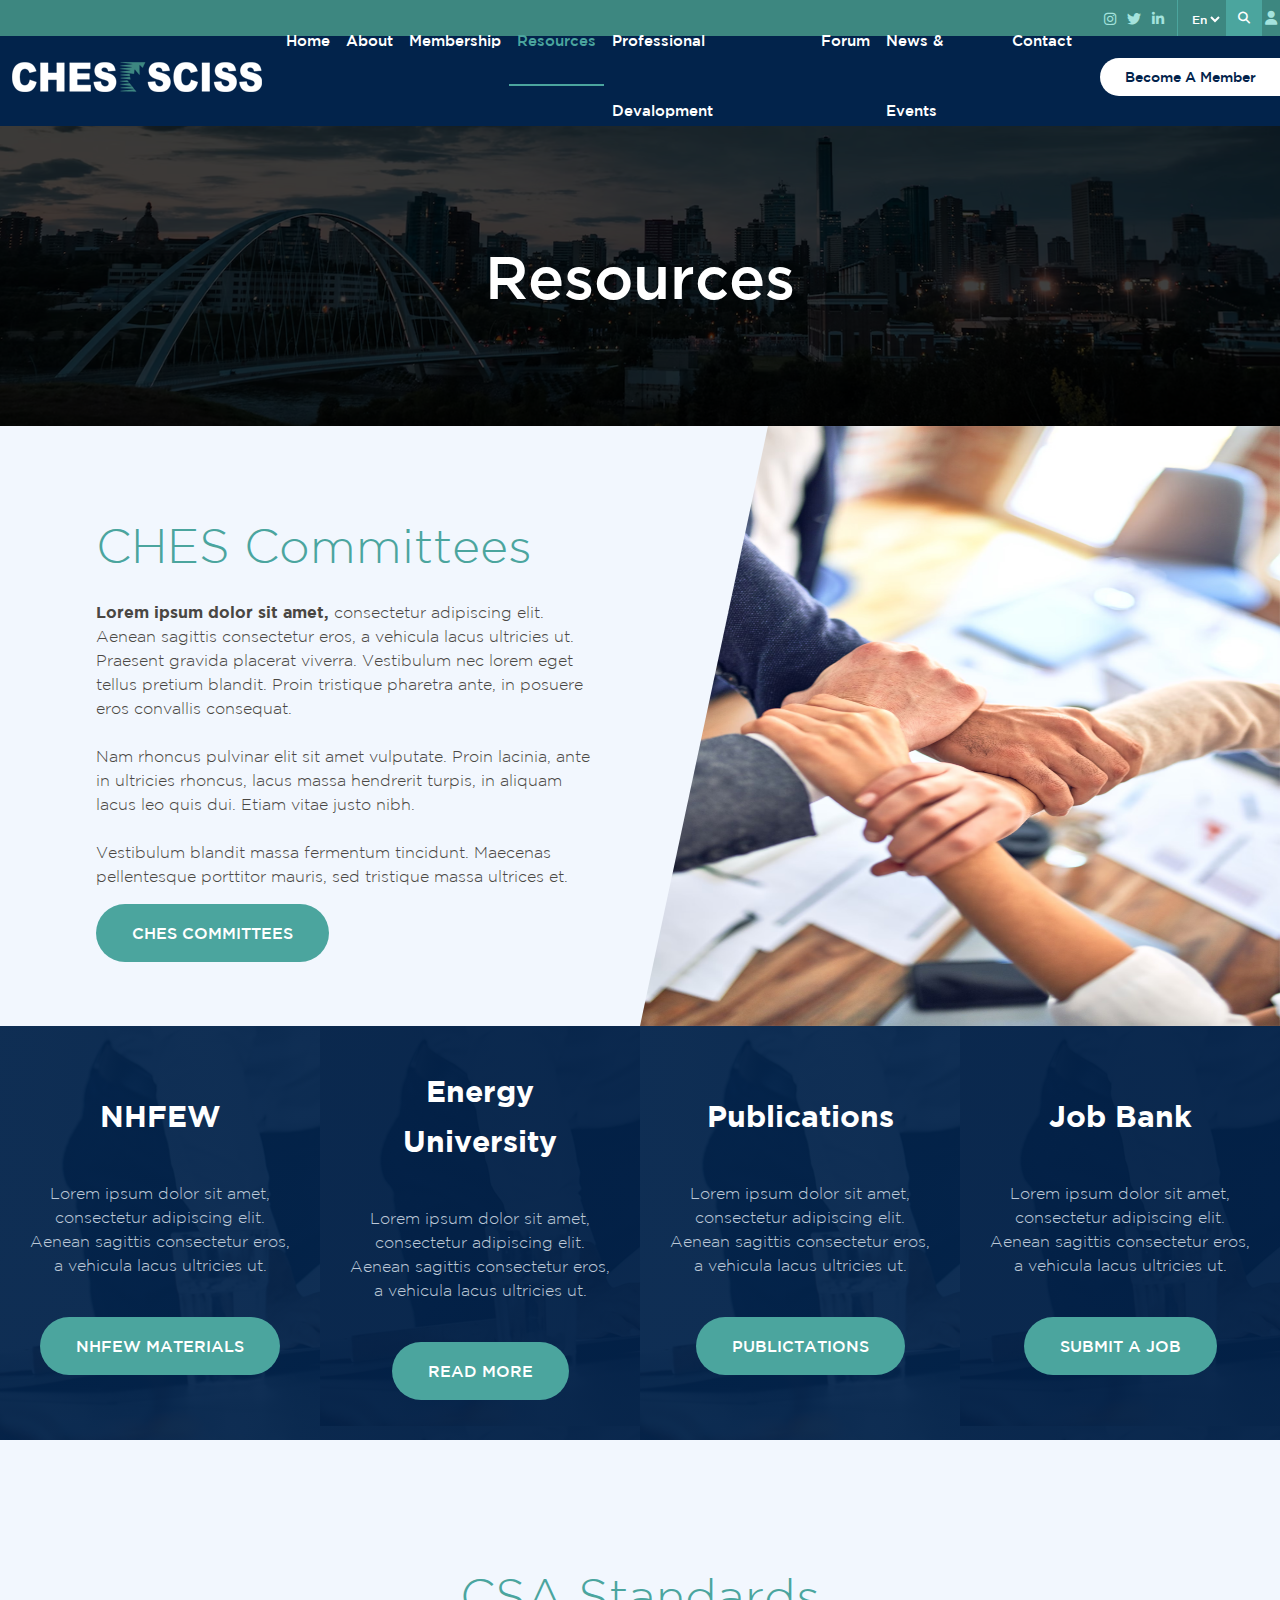
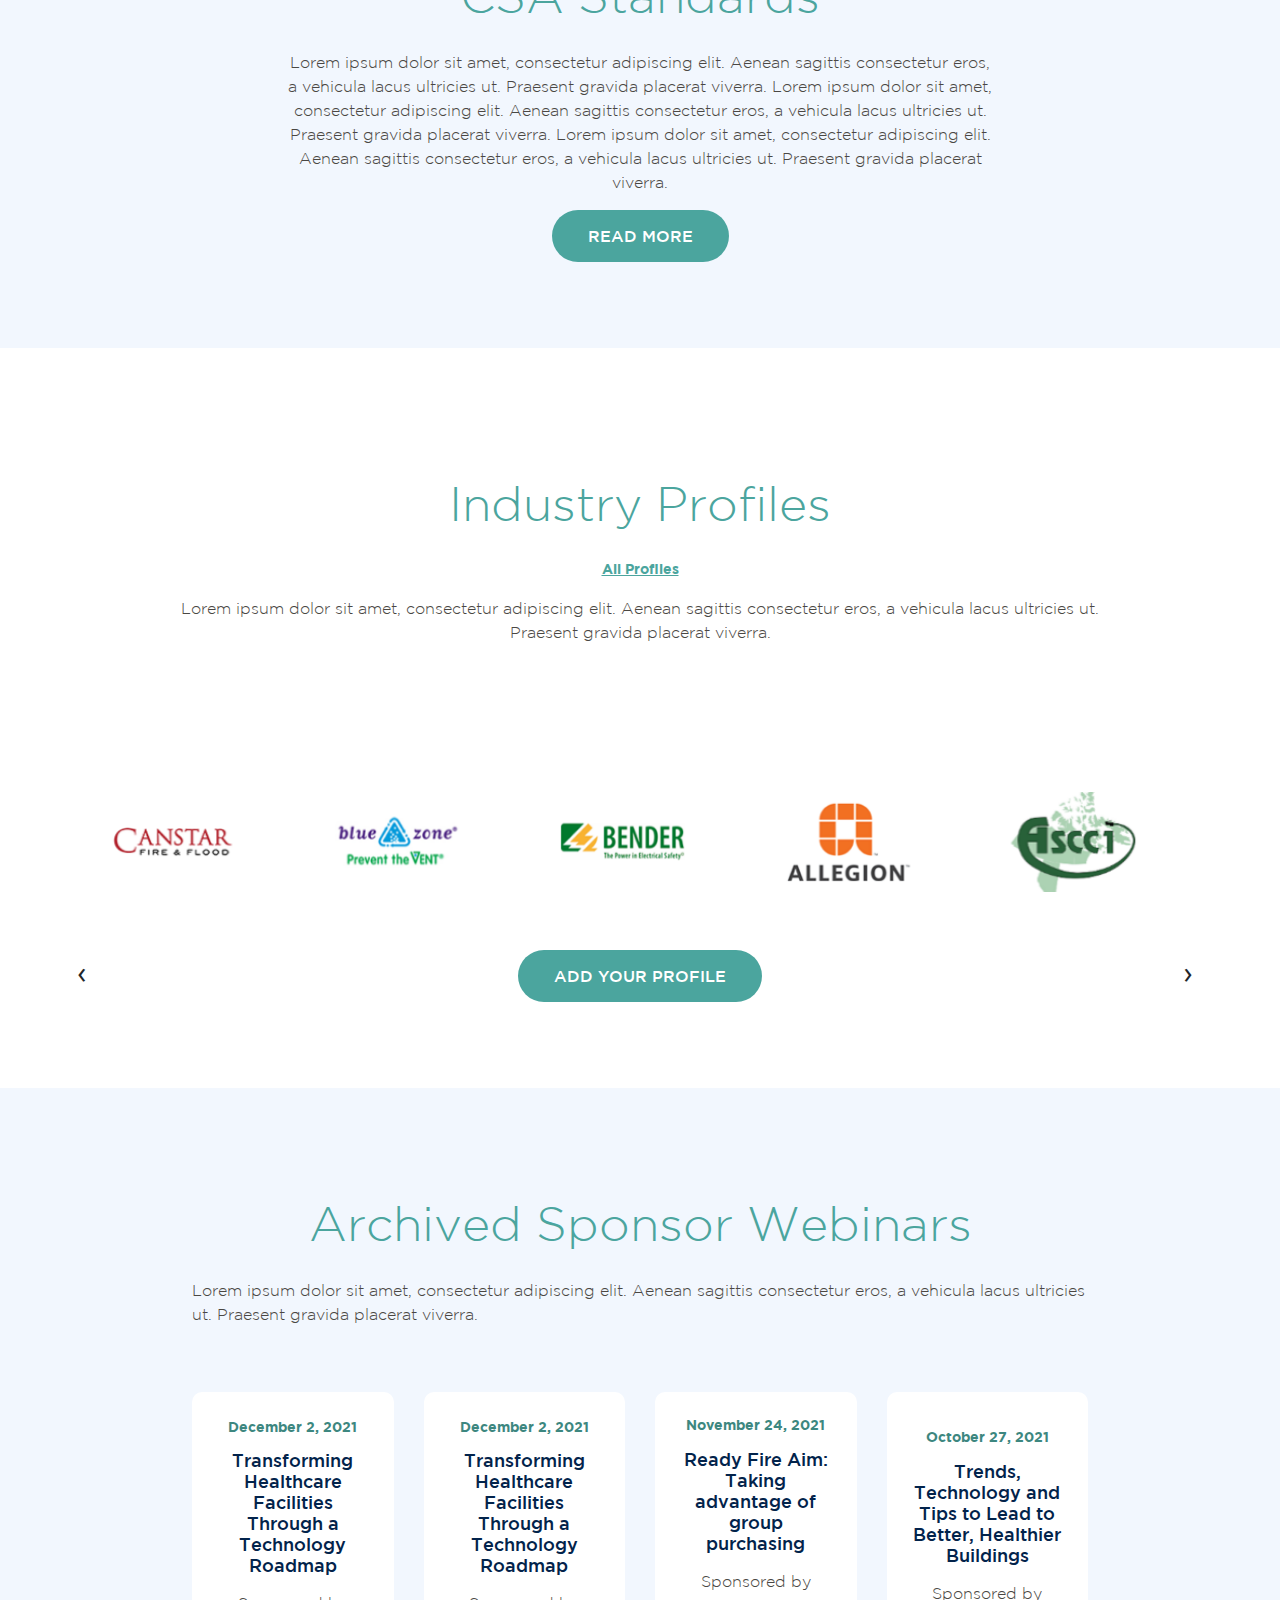
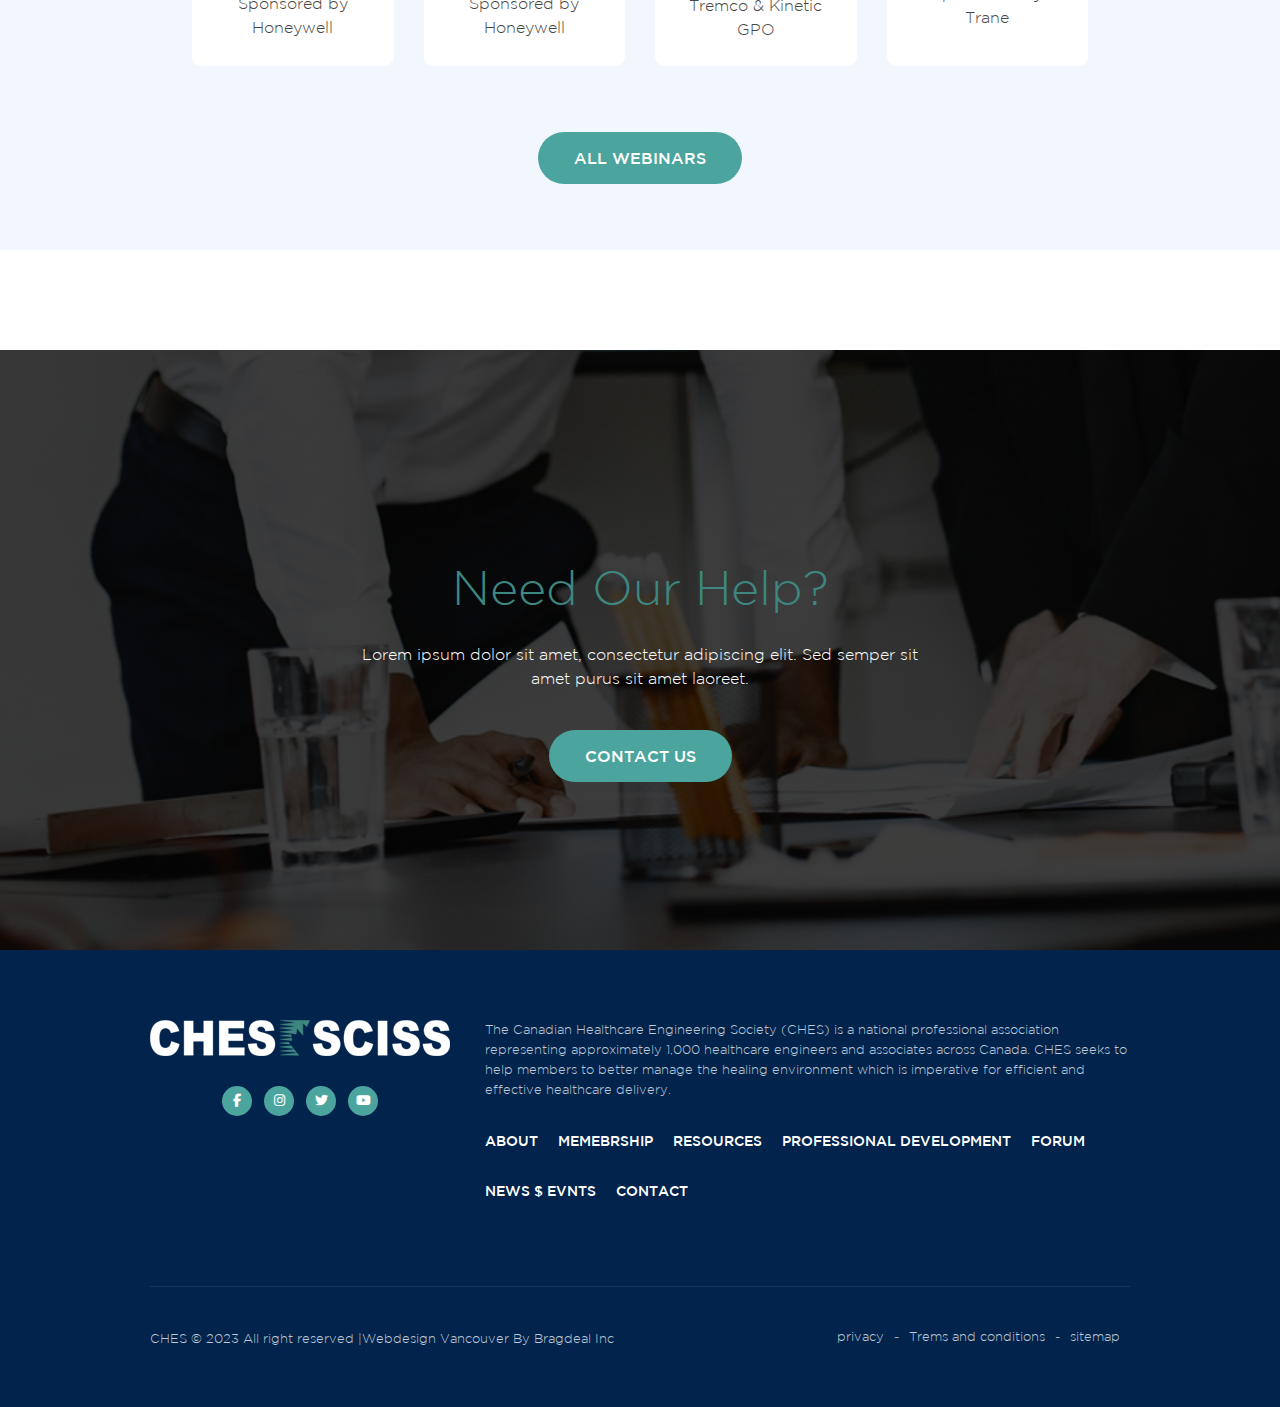
<file: resources.html>
<!doctype html>
<html lang="en">
  <head>
    <!-- Required meta tags -->
    <meta charset="utf-8">
    <meta name="viewport" content="width=device-width, initial-scale=1">
    <!-- Bootstrap CSS -->
    <link href="css/bootstrap.min.css" rel="stylesheet">
    <link href="css/style.css" rel="stylesheet">
    <link
      href="https://cdnjs.cloudflare.com/ajax/libs/OwlCarousel2/2.3.4/assets/owl.carousel.min.css"
      rel="stylesheet">
    <link href="css/slick.css" rel="stylesheet">
    <link rel="icon" type="image/x-icon" href="img/fav.png">
    <link rel="stylesheet"
      href="https://cdnjs.cloudflare.com/ajax/libs/font-awesome/6.5.1/css/all.min.css"
      crossorigin="anonymous" referrerpolicy="no-referrer" />
    <title>CHES SCISS</title>
  </head>
  <body>
    <!-- Header start -->
    <header>
      <div class="top-bar">
        <div>
          <a href="#"><i class="fa-brands fa-instagram fa"></i></a>
          <a href="#"><i class="fa-brands fa-twitter"></i></a>
          <a href="#"><i class="fa-brands fa-linkedin-in"></i></a>
        </div>
        <div class="search-area">
          <div>
            <select class="selectpicker" data-width="fit">
              <option
                data-content='<span class="flag-icon flag-icon-us"></span> English'>En</option>
              <option
                data-content='<span class="flag-icon flag-icon-mx"></span> Español'>Fr</option>
            </select>
          </div>
          <button onclick="openSearch()"><i
              class="fa-solid fa-magnifying-glass"></i></button>
          <a href="my-account.html" class="bg-none"><i
              class="fa-solid fa-user"></i></a>
        </div>
      </div>
      <nav class="navbar navbar-expand-lg navbar-light to-nav-bg">
        <div class="container-fluid">
          <a class="navbar-brand" href="index.html"><img src="img/logo.png"
              alt></a>
          <button class="navbar-toggler" type="button" data-bs-toggle="collapse"
            data-bs-target="#navbarSupportedContent"
            aria-controls="navbarSupportedContent" aria-expanded="false"
            aria-label="Toggle navigation">
            <img src="img/menubar.png" alt width="20">
          </button>
          <div class="collapse navbar-collapse" id="navbarSupportedContent">
            <ul class="navbar-nav mb-2 mb-lg-0">
              <li class="nav-item">
                <a class="nav-link" aria-current="page"
                  href="index.html">Home</a>
              </li>
              <li class="nav-item">
                <a class="nav-link" href="about-us.html">About</a>
              </li>
              <li class="nav-item">
                <a class="nav-link" href="membership.html">Membership</a>
              </li>
              <li class="nav-item">
                <a class="nav-link active" href="resources.html">Resources</a>
              </li>
              <li class="nav-item">
                <a class="nav-link"
                  href="professional-development.html">Professional
                  Devalopment</a>
              </li>
              <li class="nav-item">
                <a class="nav-link" href="forum.html">Forum</a>
              </li>
              <li class="nav-item">
                <a class="nav-link" href="news-events.html">News & Events</a>
              </li>
              <li class="nav-item">
                <a class="nav-link" href="contact.html">Contact</a>
              </li>
            </ul>
            <form class="d-flex">
              <button class="become-member" type="submit">Become A
                Member</button>
            </form>
          </div>
        </div>
      </nav>
    </header>

    <!-- Sub Banner start -->
    <section class="sub-banner">
      <div class="img-area"><img src="img/ch-banner.png" alt></div>
      <div class="sub-banner-text">
        <h1>Resources</h1>
      </div>
    </section>

    <!-- NHFEW start -->
    <section class="membership-ches-area">
      <div class="membership-text">
        <h4>CHES Committees</h4>
        <p><strong>Lorem ipsum dolor sit amet,</strong> consectetur adipiscing
          elit. Aenean sagittis consectetur eros, a vehicula lacus ultricies ut.
          Praesent gravida placerat viverra. Vestibulum nec lorem eget tellus
          pretium blandit. Proin tristique pharetra ante, in posuere eros
          convallis consequat.<br>
          <br>
          Nam rhoncus pulvinar elit sit amet vulputate. Proin lacinia, ante in
          ultricies rhoncus, lacus massa hendrerit turpis, in aliquam lacus leo
          quis dui. Etiam vitae justo nibh.<br>
          <br>
          Vestibulum blandit massa fermentum tincidunt. Maecenas pellentesque
          porttitor mauris, sed tristique massa ultrices et.</p>
        <a href="#" class="btn-style">CHES Committees</a>
      </div>
      <div class="membership-img"><img src="img/membership-img.png" alt></div>
    </section>
    <!-- NHFEW start -->
    <section class="nhfew-area">
      <div class="nhfew-item">
        <h5>NHFEW</h5>
        <p>Lorem ipsum dolor sit amet, consectetur adipiscing elit. Aenean
          sagittis consectetur eros, a vehicula lacus ultricies ut.</p>
        <a href="#" class="btn-style">NHFEW Materials</a>
      </div>
      <div class="nhfew-item nhfew-item-two">
        <h5>Energy University</h5>
        <p>Lorem ipsum dolor sit amet, consectetur adipiscing elit. Aenean
          sagittis consectetur eros, a vehicula lacus ultricies ut.</p>
        <a href="#" class="btn-style">Read More</a>
      </div>
      <div class="nhfew-item">
        <h5>Publications</h5>
        <p>Lorem ipsum dolor sit amet, consectetur adipiscing elit. Aenean
          sagittis consectetur eros, a vehicula lacus ultricies ut.</p>
        <a href="#" class="btn-style">Publictations</a>
      </div>
      <div class="nhfew-item nhfew-item-two">
        <h5>Job Bank </h5>
        <p>Lorem ipsum dolor sit amet, consectetur adipiscing elit. Aenean
          sagittis consectetur eros, a vehicula lacus ultricies ut.</p>
        <a href="#" class="btn-style">Submit a job</a>
      </div>
    </section>

    <!-- CSA Standards start -->
    <section class="standards-area">
      <div class="standards-text">
        <h4>CSA Standards</h4>
        <p>Lorem ipsum dolor sit amet, consectetur adipiscing elit. Aenean
          sagittis consectetur eros, a vehicula lacus ultricies ut. Praesent
          gravida placerat viverra. Lorem ipsum dolor sit amet, consectetur
          adipiscing elit. Aenean sagittis consectetur eros, a vehicula lacus
          ultricies ut. Praesent gravida placerat viverra. Lorem ipsum dolor sit
          amet, consectetur adipiscing elit. Aenean sagittis consectetur eros, a
          vehicula lacus ultricies ut. Praesent gravida placerat viverra.</p>
        <a href="#" class="btn-style">Read More</a>
      </div>
    </section>

    <!-- start -->
    <section class="mt-100">
      <div class="container">
        <div class="row">
          <div class="col-md-12 text-center">
            <h4>Industry Profiles</h4>
            <a class="sub-heading" href="#">All Profiles</a>
            <p class="text-center mb-5">Lorem ipsum dolor sit amet, consectetur
              adipiscing elit. Aenean sagittis consectetur eros, a vehicula
              lacus ultricies ut.<br> Praesent gravida placerat viverra.</p>
          </div>
        </div>
      </div>
    </section>

    <section class="mt-100">
      <div class="container">
        <div class="row">
          <div class="col-md-12 text-center">
            <div class="brand-slider">
              <div class="owl-carousel owl-theme">
                <div class="img-size"> <img src="img/brans-1.png" alt> </div>
                <div class="img-size"> <img src="img/brans-2.png" alt> </div>
                <div class="img-size"> <img src="img/brans-3.png" alt> </div>
                <div class="img-size"> <img src="img/brans-4.png" alt> </div>
                <div class="img-size"> <img src="img/brans-5.png" alt> </div>
                <div class="img-size"> <img src="img/brans-6.png" alt> </div>
                <div class="img-size"> <img src="img/brans-7.png" alt> </div>
              </div>
            </div>
          </div>
          <div class="col-md-12 text-center mt-5">
            <a href="#" class="btn-style">Add your profile</a>
          </div>
        </div>
      </div>
    </section>

    <!-- Archived Sponsor Webinars start -->
    <section class="archived-section mt-100">
      <h4>Archived Sponsor Webinars</h4>
      <p>Lorem ipsum dolor sit amet, consectetur adipiscing elit. Aenean
        sagittis consectetur eros, a vehicula lacus ultricies ut. Praesent
        gravida placerat viverra.</p>

      <div class="archived-area">
        <div class="archived-itme">
          <h6>December 2, 2021</h6>
          <h4>Transforming Healthcare
            Facilities Through a
            Technology Roadmap</h4>
          <p>Sponsored by Honeywell </p>
        </div>
        <div class="archived-itme">
          <h6>December 2, 2021</h6>
          <h4>Transforming Healthcare
            Facilities Through a
            Technology Roadmap</h4>
          <p>Sponsored by Honeywell </p>
        </div>
        <div class="archived-itme">
          <h6>November 24, 2021</h6>
          <h4>Ready Fire Aim: Taking
            advantage of group
            purchasing</h4>
          <p>Sponsored by Tremco & Kinetic GPO</p>
        </div>
        <div class="archived-itme">
          <h6>October 27, 2021</h6>
          <h4>Trends, Technology and
            Tips to Lead to Better,
            Healthier Buildings</h4>
          <p>Sponsored by Trane </p>
        </div>
      </div>
      <a href="#" class="btn-style">All Webinars</a>
    </section>

    <!-- start need-help -->
    <section class="need-help mt-100">
      <div class="container-fluid px-0">
        <div class="row gx-0">
          <div class="col-md-12">
            <div class="text">
              <h4>need our help?</h4>
              <p>Lorem ipsum dolor sit amet, consectetur adipiscing elit. Sed
                semper sit amet purus sit amet laoreet.</p>
              <br>
              <a href="#" class="btn-style">contact us</a>
            </div>
          </div>
        </div>
      </div>
    </section>

    <!-- start Footer -->
    <footer>
      <div class="container-fluid px-0">
        <div class="hr-row">
          <div class="row">
            <div class="col-md-4">
              <div class="footer-left-content">
                <div class="logo">
                  <img src="img/logo-foot.png" alt>
                </div>
                <div class="social-icons">
                  <ul>
                    <li><a href="#"><i
                          class="fa-brands fa-facebook-f"></i></a></li>
                    <li><a href="#"><i
                          class="fa-brands fa-instagram"></i></a></li>
                    <li><a href="#"><i
                          class="fa-brands fa-twitter"></i></a></li>
                    <li><a href="#"><i
                          class="fa-brands fa-youtube"></i></a></li>
                  </ul>
                </div>
              </div>
            </div>
            <div class="col-md-8">
              <div class="footer-right-content">
                <p>The Canadian Healthcare Engineering Society (CHES) is a
                  national professional association representing approximately
                  1,000 healthcare engineers and associates across Canada. CHES
                  seeks to help members to better manage the healing environment
                  which is imperative for efficient and effective healthcare
                  delivery.</p>
                <ul>
                  <li><a href="#">about</a></li>
                  <li><a href="#">memebrship</a></li>
                  <li><a href="#">resources</a></li>
                  <li><a href="#">professional development</a></li>
                  <li><a href="#">forum</a></li>
                  <li><a href="#">news $ evnts</a></li>
                  <li><a href="#">contact</a></li>
                </ul>
              </div>
            </div>
          </div>
        </div>
      </div>
      <div class="container-fluid px-0">
        <div class="footer-bar">
          <div class="row gx-0">
            <div class="col-md-6">
              <p> CHES &copy; 2023 All right reserved |Webdesign Vancouver By
                Bragdeal Inc</p>
            </div>
            <div class="col-md-6">
              <div class="links">
                <ul>
                  <li><a href="#">privacy </a></li>
                  <li>-</li>
                  <li><a href="#">Trems and conditions</a></li>
                  <li>-</li>
                  <li><a href="#">sitemap</a></li>
                </ul>
              </div>
            </div>
          </div>
        </div>
      </div>
    </footer>
    <!-- sarc -->
    <div id="searchbar" class="overlay">
      <span class="closebtn" onclick="closeSearch()"
        title="Close Overlay">×</span>
      <div class="overlay-content">
        <form action="/action_page.php">
          <input type="text" placeholder="Search.." name="search">
          <button type="submit"><i class="fa fa-search"></i></button>
        </form>
      </div>
    </div>
    <!-- Option 1: Bootstrap Bundle with Popper -->
    <script src="js/jquery-2.1.1.js"></script>
    <script src="js/bootstrap.bundle.min.js"></script>
    <script src="js/owl.carousel.min.js"></script>
    <script>
      $(function(){
          $('.selectpicker').selectpicker();
      });
      function openSearch() {
        document.getElementById("searchbar").style.display = "block";
      }
      
      function closeSearch() {
        document.getElementById("searchbar").style.display = "none";
      }

      $('.owl-carousel').owlCarousel({
          rtl:true,
          loop:true,
          autoplay: 500,
          margin:10,
          nav:true,
          responsive:{
              0:{
                  items:1
              },
              600:{
                  items:3
              },
              1000:{
                  items:5
              }
          }
      })

    </script>
  </body>
</html>
</file>
<file: css/style.css>
*{
  outline: none;
  margin: 0;
  padding: 0;
  box-shadow: 0 0 0 0rem rgb(13 110 253 / 0%) !important;
}
.navbar-toggler:focus {
  box-shadow: 0 0 0 0rem;
}
.navbar {
  padding-top: 0;
  padding-bottom: 0.5rem;
}
.bg-light{
  background: #e9eef5;
}
.form-control:focus {
  background-color: rgb(237, 243, 250);
  box-shadow: 0 0 0 0rem rgba(13,110,253,.25) !important;
}
.form-check-input:focus {
  box-shadow: 0 0 0 0rem rgba(13,110,253,.25) !important;
}
button, a, input, select, .accordion-button:focus {
  box-shadow: 0 0 0 0rem rgba(13,110,253,.25) !important;
}
@font-face {
  font-family: 'GOTHAM-MEDIUM';
  src: url(../fonts/gotham-font/GOTHAM-MEDIUM.TTF);
}
@font-face {
  font-family: 'GOTHAM-LIGHT';
  src: url(../fonts/gotham-font/GOTHAM-LIGHT.TTF);
}
@font-face {
  font-family: 'GOTHAM-THIN';
  src: url(../fonts/gotham-font/GOTHAM-THIN.TTF);
}
@font-face {
  font-family: 'GOTHAM-BOLD';
  src: url(../fonts/gotham-font/GOTHAM-BOLD.TTF);
}
@font-face {
  font-family: 'Gotham-Regular';
  src: url(../fonts/gotham-font/Gotham-Regular.ttf);
}
body{
  font-family: 'Gotham-Regular';
  margin: 0;
  padding: 0;
  max-width: 2600px;
  margin: 0 auto;
}
.bg-none{
  background: none !important;
}
.mt-100{
  margin-top: 100px;
}
.mb-100{
  margin-bottom: 100px;
}
.mt-50{
  margin-top: 50px;
}
.mt-60{
  margin-top: 60px;
}
.mb-60{
  margin-bottom: 60px;
}
strong{
  font-family: 'GOTHAM-BOLD';
}
.pt-100{
  padding-top: 100px;
}
.pb-100{
  padding-bottom: 100px;
}
h1{
  width: 100%;
  font-size: 60px;
  color: #fff;
  text-align: left;
  font-family: 'GOTHAM-MEDIUM';
  line-height: 62px;
  margin: 0;
}
h2{
  font-size: 36px;
  color: #02234b;
  line-height: 50px;
  text-align: center;
  font-family: 'GOTHAM-BOLD';
  margin: 0;
  text-transform: uppercase;
}
h3{
  font-size: 48px;
  color: #4ba59e;
  text-align: center;
  line-height: 50px;
  font-family: 'GOTHAM-MEDIUM';
  margin: 0px;
}
h4{
  width: 100%;
  font-size: 48px;
  color: #4ba59e;
  line-height: 50px;
  text-align: center;
  font-family: 'GOTHAM-LIGHT';
  margin: 30px 0;
}
h5{
  width: 100%;
  font-size: 24px;
  color: #02234b;
  line-height: 50px;
  text-align: center;
  margin: 0;
  font-family: 'GOTHAM-BOLD';
}
h6{
  font-size: 18px;
  color: #4ba59e;
  font-family: 'GOTHAM-BOLD';
  text-align: center;
  text-decoration: underline;
  width: auto;
  margin: 17px auto;
}
p{
  font-size: 16px;
  color: #4a4743;
  text-align: left;
  line-height: 24px;
  font-family: 'GOTHAM-LIGHT';
}
.to-nav-bg{
  width: 100%;
  background: #02234b;
  min-height: 90px;
  max-height: 90px;
}
.top-bar {
  width: 100%;
  background: #3d8780;
  display: flex;
  justify-content: end;
  align-items: center;
  max-height: 36px;
}
.top-bar button{
  font-size: 12px;
  color: #fff;
  margin: 0;
  border: none;
  width: 36px;
  height: 36px;
  background: #4ba59e;
  margin-left: 3px;
}
.top-bar a{
  font-size: 14px;
  color: #a4e3dd;
  margin: 3px;
}
.search-area {
  border-left: 1px solid #4ba59e;
  margin-left: 10px;
  padding-left: 10px;
  display: flex;
  align-items: center;
  justify-content: center;
}
.search-area select {
  word-wrap: normal;
  background: none;
  color: #fff;
  border: none;
  font-size: 12px;
  font-family: 'GOTHAM-MEDIUM';
}
.search-area select option{
  color: #000;
}
.to-nav-bg .nav-link {
  color: #fff !important;
  font-size: 15px;
  line-height: 70px;
  font-family: 'GOTHAM-MEDIUM';
  border-bottom: 2px solid #02234b;
  transition: all 0.5s;
}
.to-nav-bg .nav-link:hover {
  color: #4ba59e !important;
  border-color: #4ba59e;
}
.to-nav-bg .nav-link.active {
  color: #4ba59e !important;
  border-color: #4ba59e;
}
.navbar-nav{
  width: 100%;
  display: flex;
  justify-content: end;
}
.become-member{
  background: #fff;
  border-top-left-radius: 50rem;
  border-bottom-left-radius: 50rem;
  color: #02234b;
  border: none;
  font-size: 14px;
  line-height: 38px;
  margin-right: -12px;
  padding: 0 20px;
  font-family: 'GOTHAM-MEDIUM';
  min-width: 180px;
  margin-left: 20px;
}

.sub-heading{
  font-size: 14px;
  color: #4ba59e;
  font-family: 'GOTHAM-BOLD';
  text-align: center;
  text-decoration: underline;
  width: auto;
  margin: 17px auto;
  display: block;
}
.sub-heading:hover{
  color:#02234b;
}
.news-evets .card .news-text{
  margin: 0 auto;
  border-radius: 100rem;
  padding: 0px 2%;
  text-align: center;
  margin-top: -70px;
  background-color: rgba(255, 255, 255, 0.949);
  box-shadow: 0px 0px 12px 0px rgba(37, 37, 33, 0.15);
  width: 320px;
  height: 110px;
  display: flex;
  justify-content: center;
  align-items: center;
  flex-direction: column;
}
.news-evets .card{
  margin-bottom: 30px;
  border: none;
}
.news-evets .card .news-text h6{
  font-size: 12px;
  color: #3989ba;
  text-align: center;
  font-family: 'GOTHAM-LIGHT';
  text-decoration: none;
}
.news-evets .card .news-text p{
  font-size: 16px;
  color: #505050;
  text-align: center;
  font-family: 'GOTHAM-MEDIUM';
  display: -webkit-box;
  -webkit-line-clamp: 2;
  -webkit-box-orient: vertical;
  overflow: hidden;
}
.national-area{
  width: 100%;
}
.national-area h5{
  width: 100%;
  font-size: 24px;
  color: #02234b;
  line-height: 50px;
  text-align: center;
  margin: 0;
  font-family: 'GOTHAM-BOLD';
}
.national-area h4{
  width: 100%;
  font-size: 48px;
  color: #02234b;
  line-height: 50px;
  text-align: center;
  font-family: 'GOTHAM-LIGHT';
  margin: 30px 0;
}
.national-area p{
  font-size: 16px;
  color: #4a4743;
  text-align: left;
  line-height: 24px;
  font-family: 'GOTHAM-LIGHT';
}
.img-national{
  display: flex;
  justify-content: start;
  align-items: center;
}
.img-national img{
  -webkit-box-shadow: 30px 30px 5px 0px rgba(233,240,248,1);
-moz-box-shadow: 30px 30px 5px 0px rgba(233,240,248,1);
box-shadow: 30px 30px 5px 0px rgba(233,240,248,1);
}
.btn-style{
  font-size: 16px;
  color: #fff;
  background: #4ba59e;
  border: none;
  text-align: center;
  padding: 17px 36px;
  font-family: 'GOTHAM-MEDIUM';
  text-decoration: none;
  border-radius: 100rem;
  text-transform: uppercase;
  transition: all 0.5s;
}
.btn-style:hover{
  color: #fff;
  background: #02234b;
}
.btn-style-o{
  font-size: 16px;
  color: #4ba59e;
  background: #fff;
  border: 2px solid #4ba59e;
  text-align: center;
  padding: 15px 36px;
  min-width: 134px;
  font-family: 'GOTHAM-MEDIUM';
  text-decoration: none;
  border-radius: 100rem;
  text-transform: uppercase;
  transition: all 0.5s;
}
.btn-style-o:hover{
  color: #fff;
  background: #4ba59e;
}
.banner-area{
  width: 100%;
  /* max-height: 550px; */
}
.banner-area .banner-text{
  max-width: 725px;
}
.banner-area .carousel-caption {
  position: absolute;
  right: 9%;
  bottom: 1.25rem;
  left: 9%;
  padding-top: 1.25rem;
  padding-bottom: 1.25rem;
  color: #fff;
  text-align: left;
  top: 44%;
  transform: translateY(-44%);
}
.banner-area p{
  width: 100%;
  font-size: 16px;
  color: #fff;
  text-align: left;
  line-height: 24px;
  font-family: 'GOTHAM-LIGHT';
  margin: 40px 0;
}

.banner-area .carousel-indicators {
  width: 100px;
  position: absolute;
  bottom: 30px;
  right: 88px;
  margin: 0;
  left: auto;
} 
.carousel-indicators .active {
  opacity: 1;
}
.carousel-indicators [data-bs-target]{
  width: 10px !important;
  height: 10px !important;
  border-radius: 100px !important;
  max-height: 16px !important;
  border: none !important;
  background: #4ba59e;
}

/* Search start */
.openBtn {
  cursor: pointer;
}

.openBtn:hover {
  background: #bbb;
}

.overlay {
  height: 100%;
  width: 100%;
  display: none;
  position: fixed;
  z-index: 1;
  top: 0;
  left: 0;
  background-color: rgba(0,0,0, 0.9);
}

.overlay-content {
  position: relative;
  top: 46%;
  width: 40%;
  text-align: center;
  margin-top: 30px;
  margin: auto;
}

.overlay .closebtn {
  position: absolute;
  top: 20px;
  right: 45px;
  font-size: 60px;
  cursor: pointer;
  color: white;
}

.overlay .closebtn:hover {
  color: #ccc;
}

.overlay input[type=text] {
  padding: 15px;
  font-size: 17px;
  border: none;
  float: left;
  width: 80%;
  background: white;
}

.overlay input[type=text]:hover {
  background: #f1f1f1;
}

.overlay button {
  float: left;
  width: 20%;
  padding: 15px;
  background: #3e8780;
  font-size: 17px;
  color: #fff;
  border: none;
  cursor: pointer;
}

.overlay button:hover {
  background: #02234b;
}


.need-help{
  background-position: center;
  background-repeat: no-repeat;
  width: 100%;
  min-height: 600px;
  background-position: center;
  background-size: cover;
  display: flex;
  justify-content: center;
  align-items: center;
  text-align: center;
  /* background-color: rgb(0 0 0 / 75%);; */
  background:linear-gradient(0deg, rgb(0 0 0 / 75%), rgb(0 0 0 / 75%)), url(../img/need.png);
  background-size:cover;
}
.need-help h4{
  color: #3d8780;
  text-transform: capitalize;
  font-size: 48px;
  line-height: 50px;
}
.text p{
  max-width: 570px;
  text-align: center;
  margin: 30px auto;
  color: #fff;
}

.text button a{
 color: #fff;
 font-size: 20px;
 width: 700px;
 font-weight: 500;
 font-family: 'Roboto-Light';
 text-transform: uppercase;
}
footer{
 background-color: #02234c;
 padding: 0 150px;
}
.hr-row{
  border-bottom: 1px solid #143864;
  padding: 70px 0;
}
.footer-left-content{
  width: fit-content;
}
.logo{
  width: 100%;
}
.logo img{
  width: 100%;
}
.social-icons{
  margin-top: 30px;
}
.social-icons ul{
  display: flex;
  justify-content: center;
  gap: 12px;
  padding: 0;
}
.social-icons ul li{
  width: 30px;
  height: 30px;
  border-radius: 50%;
  background: #4ba59e;
  text-align: center;
  list-style: none;
  display: flex;
  justify-content: center;
  align-items: center;
}
.social-icons ul li a{
  color: #fff;
  font-size: 13px;
  
}
.footer-right-content p{
  color: #bdc9d8;
  font-size: 13px;
  font-family: 'GOTHAM-LIGHT';
  line-height: 20px;
}
.footer-right-content ul{
  justify-content: space-between;
  margin: 0px;
  padding: 0;
}
.footer-right-content ul li{
  float: left;
  list-style: none;
}
.footer-right-content ul li a{
  color: #ffffff;
  font-size: 14px;
  text-transform: uppercase;
  text-decoration: none;
  line-height: 50px;
  margin-right: 20px;
  font-family: 'GOTHAM-MEDIUM';
}

.footer-bar{
  background-color: #02234c;
  padding: 40px 0;
}
.footer-bar p{
  color: #bdc9d8;
  font-size: 13px;
  font-family: 'GOTHAM-LIGHT';

}
.links{
  display: flex;
  justify-content: end;
}
.links ul{
  margin: 0;
  padding: 0;
}

.links ul li a{
  color: #bdc9d8;
  font-size: 13px;
  text-decoration: none;
  margin: 0 10px;
  font-family: 'GOTHAM-LIGHT';
}
.links ul li{
  color: #b9b1b1;
  font-size: 13px;
  list-style: none;
  float: left;
}
.links ul li a span{
  padding-left: 20px;
}
.links button{
  margin-left: 50px;
  width: 50px;
  height: 50px;
  background-color: #4ba49e;
  border-radius: 50%;
  border: none;
}
.links button a{
  color: #bdc9d8;
  font-size: 13px;
  text-decoration: none;
  font-family: 'GOTHAM-LIGHT';
}


/* fffffffffffffffffffffffffffffffffffffffffffffffffffffffffffffffffffffffffffffff */
.testimonials_slider{
  background: #f2f7fd;
  overflow-x: hidden;
}
.testimonials-area{
  display: grid;
  grid-template-columns: 1fr 1fr;
  grid-template-rows: 1fr;
  
}
.testimonials{
  padding: 0 20% 0 0;
  position: relative;
}
.test-img{
  position: relative;
}
.testimonials-area .test-img img{
  width: 100%;
  clip-path: polygon(0 0, 65% 0, 100% 100%, 0% 100%);
  min-height: 650px;  
}
.right-img-effect{
  position: relative;
}
.testimonials-area .right-img-effect img{
  width: 100%;
  clip-path: polygon(25% 0, 100% 0, 100% 100%, 0% 100%);
  min-height: 650px;  
}

.quoti-test{
  font-size: 12rem;
  position: absolute;
  top: 25px;
  color: #4ba49e;
  left: -14vw;
}
.testimonials-area .carousel-item{
  min-height: 310px;
}
.testimonials-area .carousel-item h3{
  font-size: 36px;
  color: #02234b;
  text-align: right;
  line-height: 50px;
  margin-bottom: 30px;
  font-family: 'GOTHAM-BOLD';
}
.testimonials-area .carousel-item h6{
  font-size: 14px;
  color: #4ba59e;
  text-align: right;
  margin-bottom: 20px;
  font-family: 'GOTHAM-MEDIUM';
  line-height: 30px;
  text-decoration: none;
}
.testimonials-area .carousel-item p{
  font-size: 24px;
  color: #4a4743;
  text-align: right;
  line-height: 36px;
  margin: 0;
  font-family: 'GOTHAM-LIGHT';
  display: -webkit-box;
  -webkit-line-clamp: 3;
  -webkit-box-orient: vertical;
  overflow: hidden;
}
.testimonials-area .carousel-caption {
  position: absolute;
  right: 0;
  bottom: 1.25rem;
  left: 15%;
  padding-top: 1.25rem;
  padding-bottom: 1.25rem;
  text-align: right;
  top: 50%;
  transform: translateY(-50%);
}

.testimonials-area .carousel-indicators {
  left: auto;
  margin-right: 0;
  bottom: -80px;
}

/* hhhhhhhhhhhhhhhhhhhhhhhhhhhhhhhhhhhhhhhhhhhhhhhhhhhhhhhhhhhhhhhhhhhhhhhhhhhhhhhhhhh */
.history-section{
  overflow-x: hidden;
}
.history-area{
  display: grid;
  grid-template-columns: 1fr 1fr;
  grid-template-rows: 1fr;
  min-height: 600px;
}
.history-text{
  min-height: 600px;
  width: 100%;
  display: flex;
  justify-content: center;
  align-items:start;
  flex-direction: column;
  text-align: left;
  padding: 0 0 0 18%;
}

.history-text h3{
  font-size: 24px;
  color: #02234b;
  margin: 0;
  line-height: 50px;
  font-family: 'GOTHAM-BOLD';
}
.history-text h4{
  font-size: 48px;
  color: #3d8780;
  margin: 0;
  margin-bottom: 20px;
  line-height: 50px;
  text-align: left;
}
.history-text p{
  color: #4a4743;
  margin: 0 0 40px 0;
}
.history-img{
  clip-path: polygon(0 0, 7% 20%, 0 52%, 8% 75%, 0 100%, 49% 100%, 100% 100%, 100% 80%, 100% 49%, 100% 0, 80% 0%, 50% 0);
  background: #02234b;  
}
.history-img img{
  width: 100%;
  min-height: 600px;
  height: 100vh;
  clip-path: polygon(0 0, 10% 21%, 0 52%, 13% 74%, 0 100%, 49% 100%, 100% 100%, 100% 80%, 100% 49%, 100% 0, 80% 0%, 50% 0);  
}
.history-img-left{
  clip-path: polygon(100% 0, 93% 20%, 100% 52%, 92% 75%, 100% 100%, 51% 100%, 0 100%, 0 80%, 0 49%, 0 0, 20% 0, 50% 0);
  background: #02234b;  
}
.history-img-left img{
  width: 100%;
  min-height: 600px;
  height: 100vh;
  clip-path: polygon(100% 0, 89% 21%, 100% 52%, 87% 74%, 100% 100%, 51% 100%, 0 100%, 0 80%, 0 49%, 0 0, 20% 0, 50% 0); 
}
.his-img{
  position: relative;
  width: 100%;
}
.play-btn{
  position: absolute;
  top: 50%;
  left: 50%;
  transform: translateY(-50%);
  z-index: 9;
}
.play-btn button{
  background: none;
  border: none;
}

/* playyyyyyyyyyyyyyyyyyyyyyyyyyyyyyyyyyyyyyyyyyyyyyy */
.video-play-button {
  position: absolute;
  z-index: 10;
  top: 50%;
  left: 50%;
  transform: translateX(-50%) translateY(-50%);
  box-sizing: content-box;
  display: flex;
  justify-content: center;
  align-items: center;
  width: 90px;
  height: 90px;
  border-radius: 50%;
  padding: 18px 20px 18px 28px;
}
.video-play-button:before {
  content: "";
  position: absolute;
  z-index: 0;
  left: 50%;
  top: 50%;
  transform: translateX(-50%) translateY(-50%);
  display: block;
  width: 90px;
  height: 90px;
  background: #4ba59e;
  border-radius: 50%;
  animation: pulse-border 1500ms ease-out infinite;
}
.video-play-button:after {
  content: "";
  position: absolute;
  z-index: 1;
  left: 50%;
  top: 50%;
  transform: translateX(-50%) translateY(-50%);
  display: block;
  width: 80px;
  height: 80px;
  background: #4ba59e;
  border-radius: 50%;
  transition: all 200ms;
}

.video-play-button span {
  display: block;
  position: relative;
  z-index: 3;
  width: 0;
  height: 0;
  border-left: 32px solid #fff;
  border-top: 22px solid transparent;
  border-bottom: 22px solid transparent;
}
@keyframes pulse-border {
  0% {
    transform: translateX(-50%) translateY(-50%) translateZ(0) scale(1);
    opacity: 1;
 }
  100% {
    transform: translateX(-50%) translateY(-50%) translateZ(0) scale(1.5);
    opacity: 0;
 }
}
.navbar-brand {
  height: 90px;
  padding: 0;
  display: flex;
  justify-content: center;
  align-items: center;
}
.btn-video-close{
  background: none;
  border: none;
  position: absolute;
  top: 14px;
  right: 14px;
  background: #4ba59e;
  width: 20px;
  border-radius: 100px;
  height: 20px;
  color: #fff;
  font-size: 12px;
}
.video-model{
  width: 550px;
  min-height: 450px;
  background: none;
  padding: 0;
  margin: 0;
  border: none;
}
.video-model{
  width: 500px;
  min-height: 450px;
}
.video-model iframe {
  border: 0;
  width: 100%;
  height: 450px;
}

/* About Us  */
.sub-banner{
  width: 100%;
  min-height: 300px;
  position: relative;
}
.sub-banner .img-area img{
  width: 100%;
  min-height: 300px;
}
.sub-banner h1{
  text-align: center;
}
.sub-banner .sub-banner-text{
  position: absolute;
  left: 0;
  top: 0;
  width: 100%;
  height: 100%;
  display: flex;
  background: rgb(0 0 0 / 75%);
  justify-content: center;
  align-items: center;
}
/* map start */
.map-area{
  width: 100%;
  position: relative;
}
.map-text{
  width: 380px;
  position: absolute;
  top: 0;
  right: 0;
}
.map-text h4{
  text-align: right;
  color: #4ba59e;
}
.map-text p{
  text-align: right;
}

.bhc-btn-area{
  display: grid;
  justify-content: center;
  gap: 20px;
  grid-template-columns: repeat(3, 1fr);
  max-width: 775px;
  margin: 0 auto;
}
/* .exective-area */
.exective-area{
  background: #f2f7fe;
  width: 100%;
  padding: 100px 0;
}
.exective-team{
  display: grid;
  grid-template-columns: 1fr 1fr;
  grid-template-rows: 1fr;
  grid-gap: 30px;
}
.exective{
  width: 100%;
  margin-bottom: 30px;
  cursor: pointer;
  
}
.exective{
  display: flex;
  
}
.exective-img{
  position: relative;
  z-index: 9;
  height: 200px;
}
.exective-text{
  clip-path: polygon(0 0, 100% 0, 88% 100%, 0% 100%);
  background-color: rgb(255, 255, 255);
  box-shadow: 0px 11px 20px 0px rgba(0, 0, 0, 0.08);
  height: 210px;
  margin-left: -50px;
  margin-top: 9px;
  padding: 40px 156px 40px 80px;
  display: flex;
  justify-content: center;
  align-items: start;
  flex-direction: column;
}
.exective-text h2{
  font-size: 20px;
  display: -webkit-box;
  -webkit-line-clamp: 1;
  -webkit-box-orient: vertical;
  overflow: hidden;
}
.exective-text p{
  display: -webkit-box;
    -webkit-line-clamp: 3;
    -webkit-box-orient: vertical;
    overflow: hidden;
}

/* award-area */
.award-area{
  width: 100%;
  display: grid;
  grid-template-columns: repeat(4, 1fr);
  grid-template-rows: 1fr;
  grid-gap: 30px;
}
.award-itme{
  width: 100%;
  border-radius: 10px;
  background-color: rgb(255, 255, 255);
  box-shadow: 0px 8px 20px 0px rgba(0, 0, 0, 0.08);
  min-height: 215px;
  text-align: center;
  margin-top: 40px;
  padding: 20px;
}
.award-img{
  margin-top: -40px;
  min-height: 145px;
  margin-bottom: 10px;
  display: flex;
  justify-content: center;
  align-items: center;
}
.award-text h6{
  display: -webkit-box;
  -webkit-line-clamp: 1;
  -webkit-box-orient: vertical;
  overflow: hidden;
  font-size: 14px;
  margin: 0;
}
.award-text p{
  display: -webkit-box;
  -webkit-line-clamp: 3;
  -webkit-box-orient: vertical;
  overflow: hidden;
  font-size: 14px;
  margin: 0;
  text-align: center;
}
.useful-link{
  display: flex;
  align-items: center;
  justify-content: center;
  border-top: 1px solid #bac7d8;
  padding-top: 80px;
}
.useful-link h2{
  text-align: right;
}
.useful-link ul{
  margin: 0 0 0 50px;
  padding: 0;
  display: grid;
  grid-template-columns: repeat(2, 1fr);
  grid-template-rows: 1fr;
  column-gap: 50px;

}
.useful-link li{
  list-style-type: circle;
  font-size: 24px;
  color: #4a4743;
}
.useful-link a{
  color: #4a4743;
  font-family: 'GOTHAM-MEDIUM';
  font-size: 14px;
  text-decoration: none;
}
.useful-link a:hover{
  color: #3989ba;
  list-style-type: square;
}
.useful-link a.active{
  color: #3989ba;
  list-style-type: square;
}
.useful-link li:hover{
  list-style-type: disc;
  color: #3989ba;
  font-size: 24px;
}
.member img {
  width: 90%;
}
.member h2{
 text-align: left;
 margin: 0;
}
.member h4{
  text-align: left;
  margin-top: 10px;
}
.associate-area{
  max-width: 100%;
  margin: 0 auto;
  text-align: center;
  position: relative;
}
.associate-area .nav {
  justify-content: center;
  align-items: center;
  border-bottom: 1px solid #bac7d8;
}
.associate-area p {
  text-align: center;
  margin: 0 auto;
  margin-bottom: 40px;
  margin-top: 20px;
  max-width: 70%;
 
}
.associate-area .nav-pills .nav-link{
  color: #4a4743;
  font-size: 15px;
  font-family: 'GOTHAM-MEDIUM';
  background: none;
  border: none;
  line-height: 50px;
  border-bottom: 3px solid #f000;
}
.associate-area .nav-pills .nav-link:hover{
  border-color: #4ba59e;
}
.associate-area .nav-link.active{
  border-color: #4ba59e;
}
.membership-ches-area{
  background: #f2f7fe;
  width: 100%;
  display: grid;
  grid-template-columns: 1fr 1fr;
  grid-template-rows: 1fr;
}
.membership-img img{
  max-height: 600px;
  overflow: hidden;
  width: 100%;
  clip-path: polygon(20% 0%, 100% 0, 100% 100%, 0% 100%);
}
.membership-img-left img{
  max-height: 600px;
  overflow: hidden;
  width: 100%;
  clip-path: polygon(0 0, 65% 0, 100% 100%, 0% 100%);
}
.membership-text{
  padding: 0 50px 0 15%;
  min-height: 600px;
  display: flex;
  justify-content: center;
  align-items: start;
  flex-direction: column;
}
.membership-text h4 {
  text-align: left;
}

.membership-text li{
  text-align: left;
  color: #4a4743;
  font-size: 16px;
  position: relative;
  list-style: none;
  font-family: 'GOTHAM-LIGHT';
}
.membership-text li::after{
  position: absolute;
  left: -20px;
  top: 6px;
  content: '';
  width: 10px;
  height: 10px;
  background: #3d8780;
  border-radius: 100px;
}

/* .nhfew-area */
.nhfew-area{
  width: 100%;
  display: flex;
  grid-template-rows: 1fr;
  grid-template-columns: repeat(4, 1fr);
}
.nhfew-item{
  width: 100%;
  text-align: center;
  background-repeat: no-repeat;
  min-height: 414px;
  display: flex;
  justify-content: center;
  align-items: center;
  flex-direction: column;
  padding: 0 30px;
  background:linear-gradient(0deg, rgb(2 35 75 / 94%), rgb(2 35 75 / 94%)), url(../img/need.png);
  background-size:cover;
}
.nhfew-item-two{
  background-image: url(../img/nhfew-img2.png);
  background:linear-gradient(0deg, rgb(2 33 72 / 96%), rgb(2 33 72 / 96%)), url(../img/need.png);
}
.nhfew-item h5{
  font-size: 30px;
  color: #ffffff;
}
.nhfew-item p{
  color: #bdc9d8;
  font-family: 'GOTHAM-LIGHT';
  text-align: center;
  margin: 40px 0;
}

/* .standards-text */
.standards-text{
  text-align: center;
  max-width: 55%;
  margin: 0 auto;
}
.standards-text p{
  text-align: center;
  margin-bottom: 30px;
}
.standards-area{
  background: #f2f7fe;
  width: 100%;
  padding: 100px 0;
}

/* archived-area */
.archived-section{
  background: #f2f7fe;
  width: 100%;
  padding: 80px 15%;
  text-align: center;
}
.archived-area{
  display: grid;
  grid-template-rows: 1fr;
  grid-template-columns: repeat(4, 1fr);
  column-gap: 30px;
  padding: 50px 0;
}
.archived-itme{
  border-radius: 10px;
  background-color: rgb(255, 255, 255);
  box-shadow: 0px 8px 20px 0px rgba(0, 0, 0, 0.08);
  padding: 25px;
  display: flex;
  justify-content: center;
  align-items: center;
  flex-direction: column;
  margin-bottom: 30px;
}
.archived-itme h6{
  color: #3d8780;
  font-size: 14px;
  font-family: 'GOTHAM-BOLD';
  margin: 0;
  text-decoration: none;
}
.archived-itme h4{
  color: #02234b;
  font-size: 18px;
  font-family: 'GOTHAM-MEDIUM';
  line-height: 21px;
  margin: 15px 0;
}
.archived-itme p{
  text-align: center;
  margin: 0;
}
.brand-slider{
  width: 100%;
}
.owl-carousel .img-size{
  width: 250px;
  height: 100px;
  display: flex;
  justify-content: center;
  align-items: center;
  margin: 0 auto;
}
.owl-carousel .img-size img{
  width: 50% !important;
}

/* contact */
.contact{
  width: 100%;
  padding: 100px 15%;
  display: grid;
  grid-template-columns: 1fr 1fr;
  grid-template-rows: 1fr;
}
.cont-text{
  margin: 0;
  min-height: 490px;
  display: flex;
  justify-content: center;
  align-items: start;
  flex-direction: column;
}
.cont-text h1{
 color: #02234b;
 margin: 25px 0;
 line-height: 50px;
 font-size: 50px;
}
.cont-text p i{
  color: #4ba59e;
  margin-right: 5px;
}
.contact-form-area{
  width: 100%;
  border-radius: 10px;
  background-color: rgb(75, 165, 158);
  margin-left: 60px;
  padding: 25px;
}
.cotact-form{
  border-radius: 10px;
  background-color: rgb(255, 255, 255);
  box-shadow: 0px 8px 20px 0px rgba(0, 0, 0, 0.15);
  margin-left: -60px;
  padding: 30px;
}
.form-control{
  background: #edf3fa;
  background-color: rgb(237, 243, 250);
  width: 100%;
  border-radius: 100px;
  line-height: 46px;
  border: none;
  margin-bottom: 20px;
  padding-left: 35px;
  color: #4a4743;
  font-family: 'GOTHAM-LIGHT';
  font-size: 13px;
}
textarea.form-control{
  border-radius: 10px;
}
.input-area{
  position: relative;
}
.input-area img{
  position: absolute;
  left: 12px;
  top: 21.5px;
}
.form-control ::placeholder {
  color: #4a4743;
  font-family: 'GOTHAM-LIGHT';
  font-size: 13px;
}
.order-list ul{
  margin: 0;
  padding: 0;
}
.order-list li {
  text-align: left;
  color: #4a4743;
  font-size: 16px;
  position: relative;
  list-style: none;
  font-family: 'GOTHAM-LIGHT';
}
.order-list li::after {
  position: absolute;
  left: -30px;
  top: 6px;
  content: '';
  width: 10px;
  height: 10px;
  background: #3d8780;
  border-radius: 100px;
}

/* news-area */
.news-area h4{
  font-size: 36px;
  line-height: 40px;
  color: #02234b;
  font-family: 'GOTHAM-LIGHT';
}
.news-area h3{
  line-height: 40px;
  font-size: 37px;
}
.news-area p{
  color: #4a4743;
  font-size: 18px;
  line-height: 30px;
  font-family: 'GOTHAM-MEDIUM';
}
/* conference-archives */
.conference-archives{
  width: 100%;
  padding: 100px 8%;
}
.conference-area{
  width: 100%;
  display: grid;
  grid-template-rows: 1fr;
  grid-template-columns: repeat(3, 1fr);
  column-gap: 30px;
}
.conference-item{
  width: 100%;
  border-radius: 10px;
  background-color: rgb(2, 35, 75);
  box-shadow: 0px 8px 20px 0px rgba(0, 0, 0, 0.08); 
  display: grid;
  grid-template-columns: 1fr 120px;
  margin-bottom: 30px;
  padding: 25px;
}
.conference-item h6{
  font-size: 14px;
  color: rgb(255, 255, 255);
  line-height: 1.286;
  text-align: left;
  margin: 0;
  text-decoration: none;
  font-family: 'GOTHAM-LIGHT';

}
.conference-item p{
  font-size: 14px;
  color: rgb(255, 255, 255);
  line-height: 1.286;
  text-align: left;
  margin: 10px 0;
  font-family: 'GOTHAM-BOLD';
}
.file-line{
  font-size: 24px;
  color: rgb(87, 194, 186);
  text-align: center;
  display: flex;
  justify-content: end;
  align-items: center;
}
.conference-item:hover{
  background: #3e8780;
}
.conference-item:hover .file-line{
  color: #fff;
}
.conference-item.active .file-line{
  color: #fff;
}
.conference-item.active{
  background: #3e8780;
}
.check-calender{
  display: flex;
  column-gap: 20px;
  width: 100%;
  margin: 0 auto;
  max-width: 60%;
  border-bottom: 1px solid rgb(186, 199, 216);
  align-items: center;
  justify-content: space-evenly;
  padding: 15px 15%;
}
.check-calender label{
  color: #4a4743;
  font-size: 15px;
  font-family: 'GOTHAM-MEDIUM';
}
.check-calender .form-check{
  max-width: 150px;
}
.check-calender .form-check-input:checked {
  background-color: #3d8780;
  border-color: #3d8780;
}
/* .check-out-what */
.check-out-what{
  text-align: left;
  padding: 0 9%;
}

.check-out-what .container{
  max-width: 800px;
}
.check-out-what h4 {
  text-align: left;
  font-size: 36px;
}
.check-out-what  {
  margin-bottom: 20px;
}
.social-area{
  display: flex;
  justify-content: space-between;
  align-items: center;
  border-bottom: 1px solid #bac7d8;
  padding: 15px 0;
  margin-bottom: 30px;
}
.checkout h1{
  color: #3d8780;
}
.social{
  display: flex;
  justify-content: end;
  align-items: center;
  max-width: 160px;
}
.social-area p{
  margin: 0;
}
.social li{
  display: flex;
  list-style: none;
  float: left;
}
.social ul{
  margin: 0 0 0 10px;
  padding: 0;
}
.social li a{
  color: rgb(74, 71, 67);
  line-height: 2.077;
  margin: 0 5px;
  line-height: 24px;
}
.tophead-forum{
  display: block;
  justify-content: space-between;
}
.tophead-forum h1{
  color: #000;
  width: auto;
  float: left;
}
.tophead-forum .btn-style{
 float: right;
}
/* .topic-area */
.topic-area{
  display: grid;
  grid-template-columns: 50px 1fr;
  column-gap: 15px;
}
.topic-img{
  width: 50px;
  height: 50px;
  overflow: hidden;
  display: flex;
  justify-content: center;
  align-items: center;
}
.topic-img img{
  width: 100%;
}
.topic-text h5{
  color: #3c2819;
  font-size: 16px;
  text-align: left;
  margin: 0;
  font-family: 'GOTHAM-MEDIUM';
  line-height: 24px;
}
.forum-table h6{
  color: #3c2819;
  font-size: 16px; 
  text-align: left;
  margin: 0;
  font-family: 'GOTHAM-LIGHT';
  text-decoration: none;
}
.forum-table span{
  color: #3e8780;
}
.forum-table tr{
  padding: 5px 0;
}
.forum-table .table>thead {
  border-top: 1px solid #bac7d8;
  border-bottom: 1px solid #bac7d8;
  padding: 10px 0 !important;
  line-height: 40px;
  margin-top: 50px;
}
.forum-table .table>:not(:last-child)>:last-child>* {
  border-bottom-color: inherit !important;
}
/* dropdow-btn-area */
.dropdow-btn-area{
  width: 100%;
  float: left;
  display: flex;
}

.dropdow-btn-area .dropbtn {
  background: none;
  color: #000;
  padding:  0px;
  font-size: 16px;
  border: none;
  cursor: pointer;
}

.dropdow-btn-area .dropbtn:hover, .dropbtn:focus {
  background: none;
  color: #000;
}

.dropdow-btn-area .dropdown {
  position: relative;
  display: inline-block;
  margin-right: 30px;
}
.dropdow-btn-area .dropdown::after{
  position: absolute;
  content: "\f107";
  font-family: 'FontAwesome';
  top: 3px;
  right: -15px;
  font-size: 14px;
  color: #709704;
}
.dropdow-btn-area .dropdown-content {
  display: none;
  position: absolute;
  background-color: #f1f1f1;
  min-width: 160px;
  overflow: auto;
  box-shadow: 0px 8px 16px 0px rgba(0,0,0,0.2);
  z-index: 1;
}

.dropdow-btn-area .dropdown-content a {
  color: black;
  padding: 12px 16px;
  text-decoration: none;
  display: block;
}

.dropdow-btn-area .dropdown a:hover {background-color: #ddd;}

.dropdow-btn-area .show {display: block;}

.gallery-area a{
  margin-bottom: 30px;
}

.accordion-button {
  position: relative;
  display: flex;
  align-items: center;
  width: 100%;
  padding: 1rem 1.25rem;
  font-size: 16px;
  color: #02234b;
  text-align: left;
  background-color: #fff;
  border: 0;
  font-family: 'GOTHAM-BOLD';
  border-radius: 0;
}
.accordion-button:not(.collapsed) {
  color: #fff;
  background-color: #3d8780;
  box-shadow: inset 0 0px 0 rgba(0,0,0,.125);
}




.owl-carousel .owl-nav button.owl-prev, .owl-carousel .owl-nav button.owl-prev, .owl-carousel button.owl-dot.owl-nav {
  position: absolute;
  right: 0px;
  top: 180px;
  background-color: var(--base-color) !important;
  display: block;
  padding: 0 .3em !important;
  font-size: 30px !important;
  margin: 0;
  cursor: pointer;
  color: #fff;
  transform: translate(-50%, -50%);
}

.owl-carousel .owl-nav button.owl-next, .owl-carousel .owl-nav button.owl-next, .owl-carousel button.owl-dot.owl-nav {
  position: absolute;
  left: 0px;
  top: 180px;
  background-color: var(--base-color) !important;
  display: block ;
  padding: 0 .3em !important;
  font-size: 30px  !important;
  margin: 0;
  cursor: pointer;
  color: #fff;
  transform: translate(-50%, -50%);
}
.test-slide-area h2{
  position: relative;
  text-align: right;
  margin-top:20%;
}

.accordion-button::after {
  width: 20px;
  height: 20px;
  margin-left: auto;
  content: "\f107";
  background-image: none;
  font-size: 22px;
  color: #02234b;
  font-family: 'fontawesome';
  margin-top: -24px;
}

.accordion-button:not(.collapsed)::after {
  background-image: none;
  transform: none;
  content: "\f106";
  color: #fff;
}


.tabe-left-side .nav-pills .nav-link {
  background: 0 0;
  border: 0;
  border-radius: 0.25rem;
  background-color: #fff;
  border: 1px solid rgba(0,0,0,.125);
  font-size: 16px;
  line-height: 38px;
  color: #02234b;
  text-align: left;
  background-color: #fff;
  border: 0;
  font-family: 'GOTHAM-BOLD';
  min-width: 250px;
}
.tabe-left-side .nav-pills .nav-link.active, .nav-pills .show>.nav-link {
  color: #fff;
  background-color: #3d8780;
  box-shadow: inset 0 0px 0 rgba(0,0,0,.125);
}

/* tabs-see-more */
.dropdown.tabs-see-more {
  position: absolute;
  right: 0;
}
.tabs-see-more .nav {
  display: block !important;
}
.tabs-see-more .nav-pills .nav-link {
  line-height: 34px;
  width: 100%;
}
.tabs-see-more  button {
  color: #4ba59e;
  background: none;
  border: none;
  font-size: 16px;
  font-family: 'GOTHAM-MEDIUM';
}
.tabs-see-more .dropdown-menu.show {
  display: block;
  margin-top: 19px !important;
}
.tabs-see-more .nav {
  display: block !important;
  max-height: 300px;
  overflow: hidden;
  overflow-y: auto;
}
/* width */
.tabs-see-more ::-webkit-scrollbar {
  width: 10px;
}

/* Track */
.tabs-see-more ::-webkit-scrollbar-track {
  background: #f1f1f1; 
}
 
/* Handle */
.tabs-see-more ::-webkit-scrollbar-thumb {
  background: #4ba59e; 
}

/* Handle on hover */
.tabs-see-more ::-webkit-scrollbar-thumb:hover {
  background: #4ba59e; 
}
/* MediaScreen */

@media only screen and (max-width: 1199px) {
  .banner-area h1 {
      font-size: 40px;
      ;
  }

  .national-area h4 {
      font-size: 32px;
  }

  .national-area h3 {
      font-size: 34px;
  }
  .to-nav-bg .nav-link {
      font-size: 8px;
  }
  .exective-text {
      padding: 40px 19px 40px 70px;
  }
}

@media only screen and (max-width: 991px) {
  .banner-area h1 {
      font-size: 30px;
      line-height: 32px;
  }

  .banner-area p {
      margin: 10px 0 30px 0;
  }
  .national-area h4 {
      font-size: 24px;
      line-height: 30px;
  }

  .national-area h3 {
      font-size: 24px;
      line-height: 30px;
  }
  .history-text h6 {
      font-size: 26px;
      margin-bottom: 10px;
      line-height: 24px;
  }
  .navbar-nav {
      width: 100%;
      display: flex;
      justify-content: end;
      background: #02234b;
      z-index: 999;
      position: absolute;
      left: 0;
      padding: 0 17px;
      top: 90px;
  }
  .navbar-collapse {
      position: fixed;
      top: 0;
      left: -270px;
      width: 270px;
      height: 100%;
      background-color: #02234b;
      z-index: 1000;
      overflow-x: hidden;
      transition: 0.5s;
    }

    .navbar-collapse.show {
      left: 0;
    }
    .to-nav-bg .nav-link {
      line-height: 40px;
  }
  .become-member {
      min-width: 100%;
      margin-left: 30px;
      margin-top: 30px;
  }
  .navbar-toggler {
      padding: 0;
      height: 40px;
      width: 40px;
      line-height: 1;
      background-color: #fff0;
      border: 1px solid #fff;
      border-radius: 8px;
      transition: box-shadow .15s ease-in-out;
      margin-right: 16px;
  }
  .navbar-light .navbar-toggler {
      border-color: #fff !important;
  }
  .exective-team {
      grid-template-columns: 1fr;
  }
  .award-area {
      grid-template-columns: repeat(2, 1fr);
  }
  .bhc-btn-area{
      min-width: 250px;
      grid-template-columns: repeat(2, 1fr);
    }
    .nhfew-area {
      display: grid;
      grid-template-columns: repeat(2, 1fr);
  }
  .archived-area {
      grid-template-columns: repeat(2, 1fr);
  }
  .mt-100{
      margin-top: 50px;
    }
    .mb-100{
      margin-bottom: 50px;
    }
    .mt-50{
      margin-top: 30px;
    }
    .mt-60{
      margin-top: 30px;
    }
    .mb-60{
      margin-bottom: 30px;
    }
    .pt-100{
      padding-top: 50px;
    }
    .pb-100{
      padding-bottom: 50px;
    }
    .to-nav-bg .nav-link {
      font-size: 14px;
  }

}

@media only screen and (max-width: 767px) {
  .img-national {
      margin-bottom: 60px;
  }
  .quoti-test img{
      width: 40%;
  }
  .quoti-test {
      display: none;
  }
  .footer-right-content ul li a {
      font-size: 14px;
      line-height: 24px;
  }
  .testimonials-area {
      grid-template-columns: 1fr;
  }
  .quoti-test {
      left: -25vw;
      top: -177px;
  }
  .history-area {
      grid-template-columns: 1fr;
      min-height: auto;
  }
  .history-text {
      min-height: 100%;
      padding: 0 10%;
      margin-bottom: 30px;
  }
  .testimonials {
      padding: 0;
      width: 100%;
  }
  .testimonials-area .test-img img {
      min-height: 100%;
  }
  .testimonials-area .carousel-indicators {
      bottom: 15px;
  }
  footer {
      padding: 0 15px;
  }
  .banner-area .carousel-inner {
      min-height: 430px;
  }
  .banner-area .carousel-inner img{
      min-height: 430px;
  }
  .banner-area .carousel-caption {
      right: 0;
      left: 0;
      top: 30%;
      transform: translateY(-30%);
      padding: 0 5%;
      width: 100%;
  }
  .banner-area h1 {
      font-size: 20px;
      line-height: 32px;
  }
  .banner-area p {
      width: 90%;
      font-size: 14px;
  }
  .mt-100{
      margin-top: 30px;
  }
  .history-img img {
      height: auto;
  }
  .testimonials-area .carousel-caption {
      position: absolute;
      right: 10%;
      bottom: 1.25rem;
      left: 10%;
      padding-top: 1.25rem;
      padding-bottom: 1.25rem;
      text-align: right;
  }
  .carousel-indicators {
      right: 10%;
      margin-right: 15%;
  }
  .overlay-content {
      width: 86%;
  }
  .award-area {
      grid-template-columns: repeat(1, 1fr);
  }
  .bhc-btn-area{
      grid-template-columns: repeat(1, 1fr);
    }
    .sub-banner h1 {
      font-size: 30px;
  }
  .btn-style {
      font-size: 14px;
      padding: 15px 20px;
  }
  .membership-ches-area {
      grid-template-columns: 1fr;
      padding: 50px 15px;
  }
  .membership-text {
      padding: 0;
      height: auto;
      margin-bottom: 30px;
  }
  .mt-60 {
      margin-top: 20px;
  }
  h2 {
      font-size: 24px;
      margin: 0;
  }
  h4 {
      font-size: 28px;
      margin: 10px 0;
  }
  .associate-area p {
      margin-bottom: 20px;
      max-width: 100%;
  }
  .nhfew-area {
      display: grid;
      grid-template-columns: repeat(1, 1fr);
  }
  .archived-area {
      grid-template-columns: repeat(1, 1fr);
  }
  .contact {
      padding: 30px 10%;
      grid-template-columns: 1fr;
  }
  .cont-text h1 {
      margin: 20px 0;
      line-height: 36px;
      font-size: 34px;
  }
  .contact-form-area {
      width: 85%;
      margin-left: 40px;
  }
  .need-help h4 {
      font-size: 26px;
      line-height: 32px;
  }
  .check-out-what h4 {
      text-align: left;
      font-size: 26px;
      line-height: 30px;
  }
  .checkout h1 {
      font-size: 28px;
      line-height: 34px;
  }
  .mt-100{
      margin-top: 30px;
    }
    .mb-100{
      margin-bottom: 30px;
    }
    .mt-50{
      margin-top: 20px;
    }
    .mt-60{
      margin-top: 20px;
    }
    .mb-60{
      margin-bottom: 20px;
    }
    .pt-100{
      padding-top: 30px;
    }
    .pb-100{
      padding-bottom: 30px;
    }
}


/* ============ desktop view ============ */
@media all and (min-width: 992px) {
	.dropdown-menu li{ position: relative; 	}
	.nav-item .submenu{ 
		display: none;
		position: absolute;
		left:100%; top:-7px;
	}
	.nav-item .submenu-left{ 
		right:100%; left:auto;
	}
	.dropdown-menu > li:hover{ background-color: #f1f1f1 }
	.dropdown-menu > li:hover > .submenu{ display: block; }
}	
/* ============ desktop view .end// ============ */

/* ============ small devices ============ */
@media (max-width: 991px) {
  .dropdown-menu .dropdown-menu{
      margin-left:0.7rem; margin-right:0.7rem; margin-bottom: .5rem;
  }
}	
/* ============ small devices .end// ============ */




.wpml-ls-legacy-dropdown {
  width: 15.5em;
  max-width: 60px;
  background: none;
}
.wpml-ls-legacy-dropdown a {
  border: none;
  background: none;
}

.nav-item:hover > .dropdown-menu {
  display: block;
}
.dropdown-menu .dropdown-menu{
display: none;
  width: 100%;
  right: 100%;
  top: 0;
  margin: 0;
  padding: 0;

}
.dropdown-menu .dropdown-menu:hover {
  display: block;
}
a.dropdown-item {
  padding: 1rem !important;
}
.dropdown-menu{
padding: 0 !important;
}
.dropdown-item:focus, .dropdown-item:hover{
background-color: #4ba59e !important;
color: #fff !important;
}
.wpcf7-form-control-wrap:after{
  content: "\f2c0";
  font-size: 14px;
  color: #4ba59e;
  position: absolute;
  top: 18px;
  left: 12px;
  z-index: 9;
  font-family: 'FontAwesome';
}
.wpcf7-form-control-wrap[data-name="Email"]:after {
  content: "\f003" !important;
}
.wpcf7-form-control-wrap[data-name="Phone"]:after {
  content: "\f095" !important;
}
.wpcf7-form-control-wrap[data-name="Message"]:after {
  content: "\f040" !important;
}
</file>
